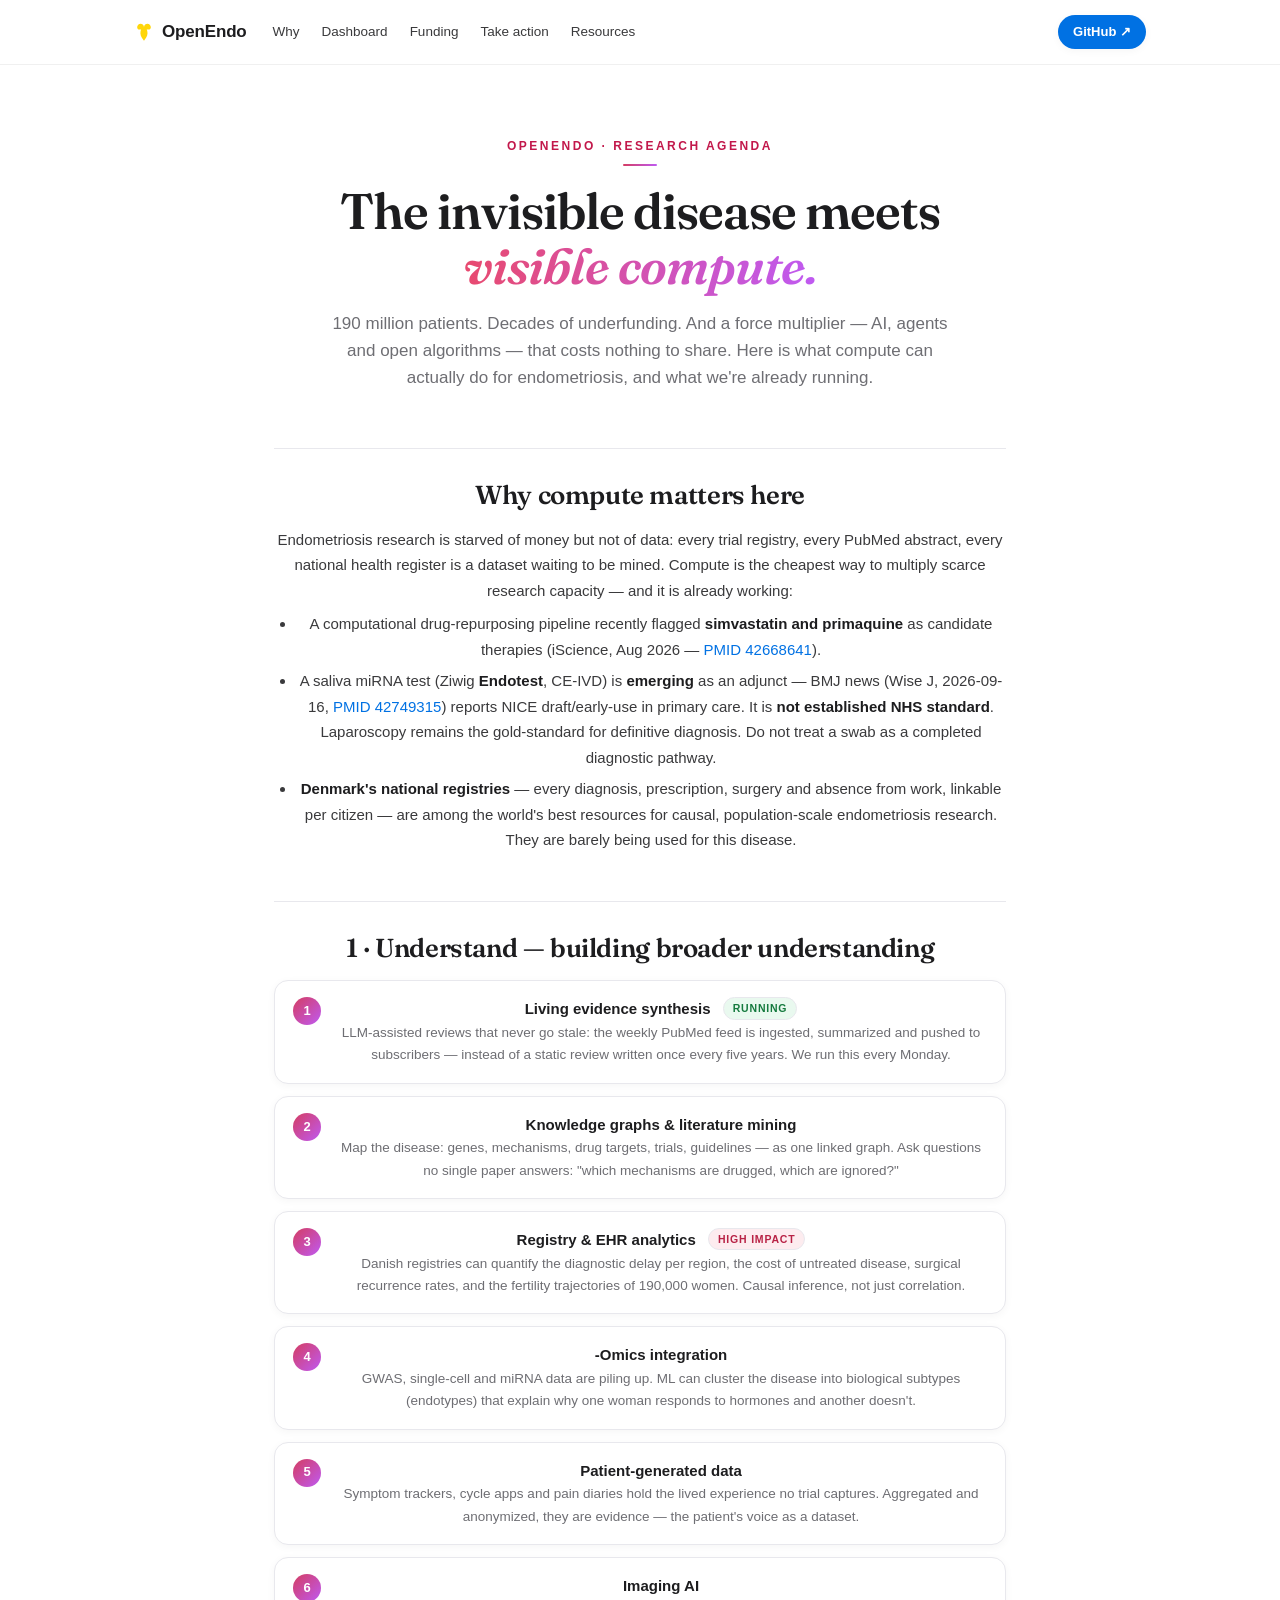
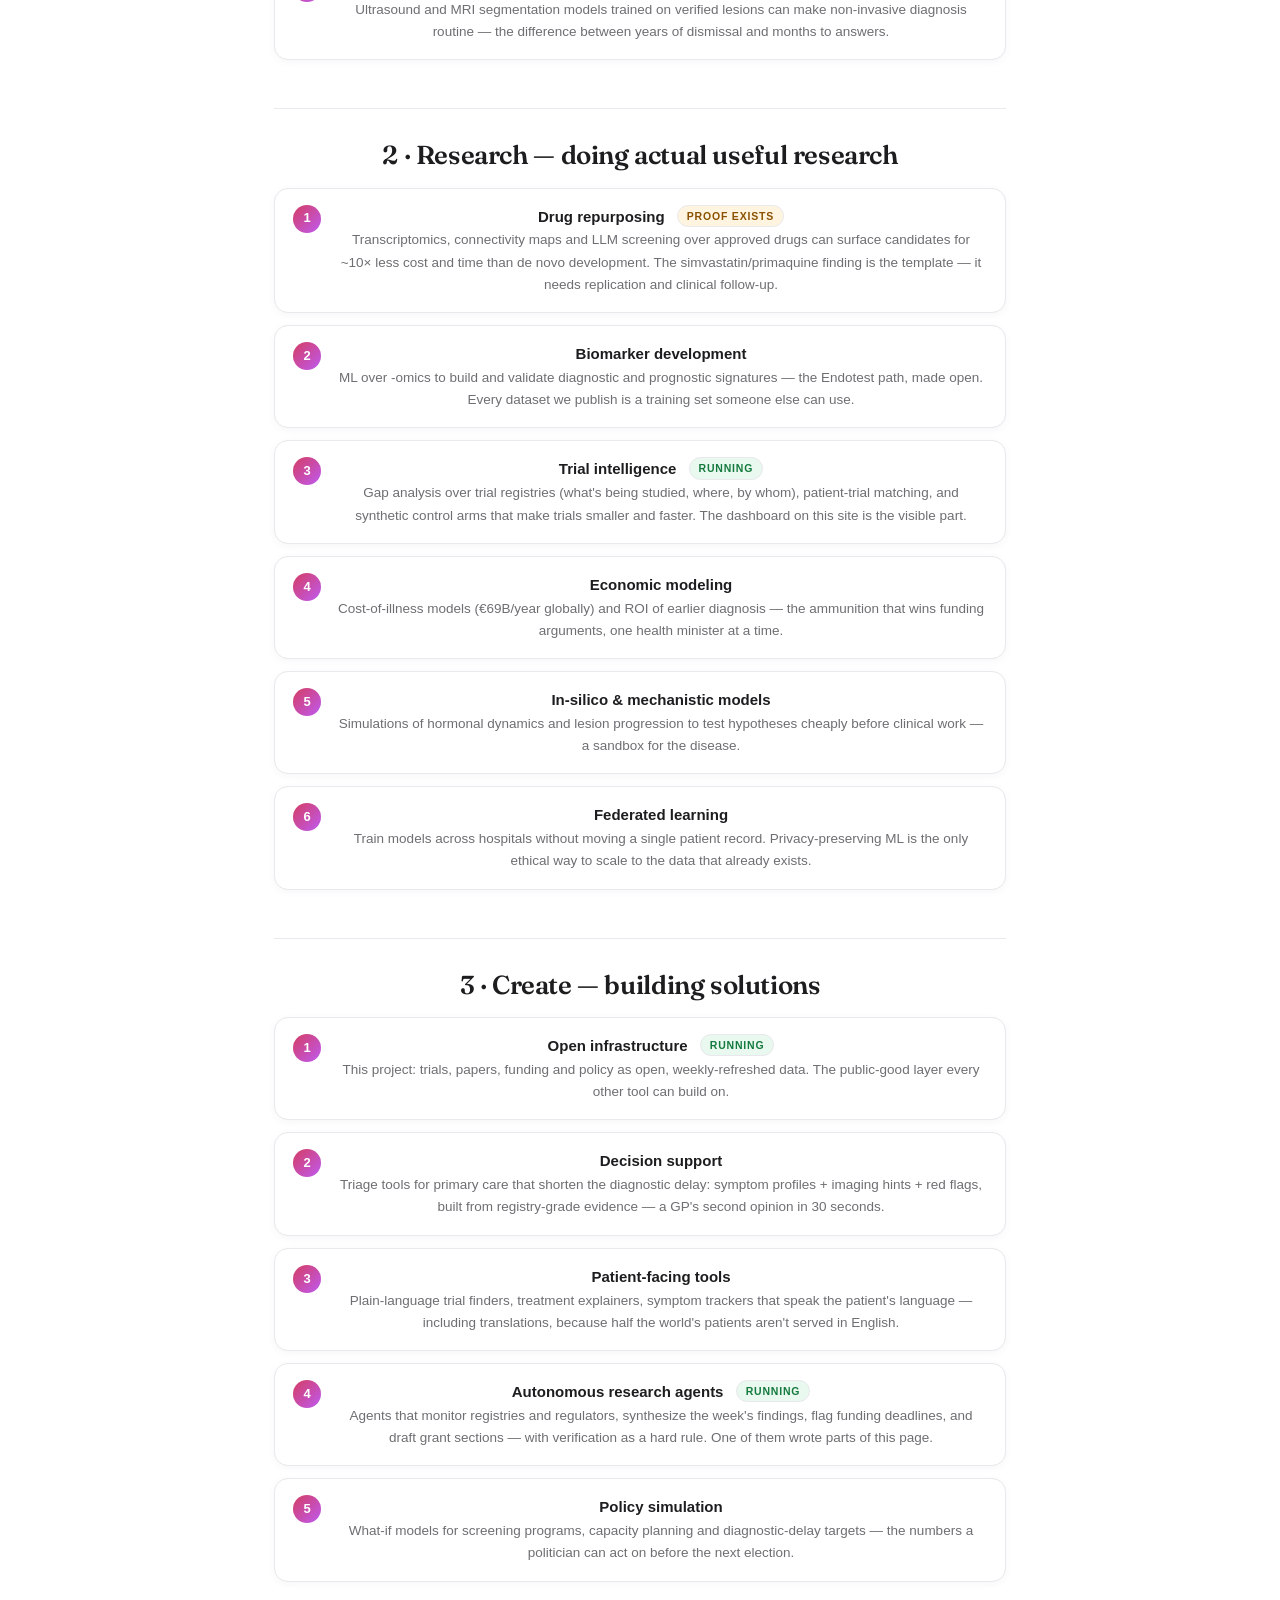
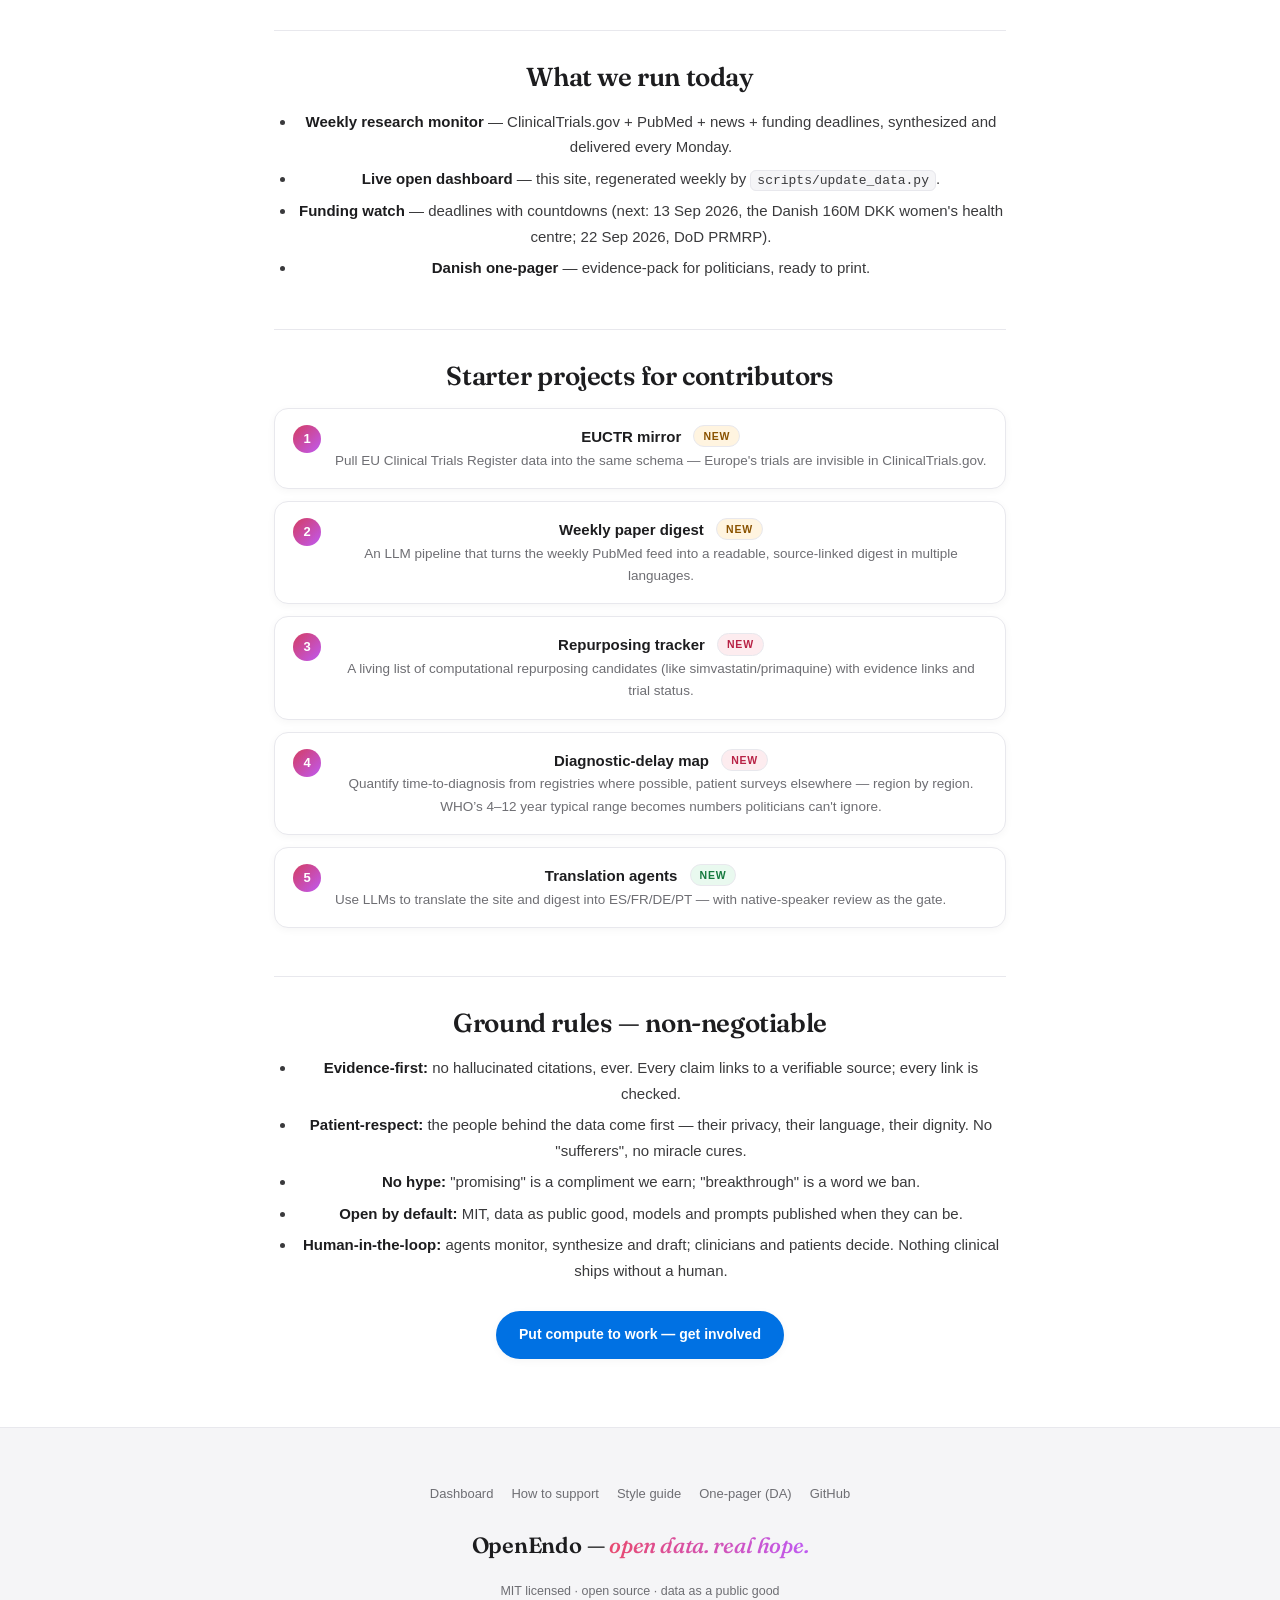
<file: docs/ai-agenda.html>
<!DOCTYPE html>
<html lang="en">
<head>
<meta charset="utf-8">
<meta name="viewport" content="width=device-width, initial-scale=1">
<title>AI & compute agenda — what agents, algorithms and compute can do for endometriosis</title>
<meta name="description" content="The computational research agenda for endometriosis: how AI agents, algorithms and open compute can build understanding, do real research and create solutions.">
<link rel="icon" href="data:image/svg+xml,<svg xmlns='http://www.w3.org/2000/svg' viewBox='0 0 24 24'><rect width='24' height='24' rx='5' fill='%231a1a2e'/><path d='M12 17.5c-.8-1.6-3-3.4-3-6.3 0-2 .7-3.6.7-3.6s-.7.3-1.4.3c-1.3 0-2.2-1-2.2-2.1C6.1 4 7.4 3 8.8 3c1.2 0 2.1.7 2.5 1.6.2.5.4 1.1.4 2 0-.9.2-1.5.4-2 .4-.9 1.3-1.6 2.5-1.6 1.4 0 2.7 1 2.7 2.8 0 1.1-.9 2.1-2.2 2.1-.7 0-1.4-.3-1.4-.3s.7 1.6.7 3.6c0 2.9-2.2 4.7-3 6.3z' fill='%23FFD60A'/></svg>">
<link rel="preconnect" href="https://fonts.googleapis.com">
<link rel="preconnect" href="https://fonts.gstatic.com" crossorigin>
<link href="https://fonts.googleapis.com/css2?family=Fraunces:ital,opsz,wght@0,9..144,500..700;1,9..144,500..700&display=swap" rel="stylesheet">
<link rel="stylesheet" href="style.css?v=6">
<link rel="canonical" href="https://openendo.org/ai-agenda.html">
<meta property="og:url" content="https://openendo.org/ai-agenda.html">
<meta property="og:site_name" content="OpenEndo">
<meta property="og:type" content="website">
<meta property="og:title" content="The OpenEndo AI &amp; compute agenda">
<meta property="og:description" content="How AI agents, algorithms and open compute can build understanding and do real endometriosis research.">
<meta property="og:image" content="https://openendo.org/assets/og-card.png">
<meta name="twitter:card" content="summary_large_image">
<meta name="twitter:title" content="The OpenEndo AI &amp; compute agenda">
<meta name="twitter:description" content="How AI agents, algorithms and open compute can accelerate endometriosis research.">
<meta name="twitter:image" content="https://openendo.org/assets/og-card.png">
</head>
<body>
<a class="skip-link" href="#main">Skip to content</a>

<header class="nav">
  <div class="nav-inner">
    <a class="brand" href="index.html">
      <svg viewBox="0 0 24 24" aria-hidden="true"><path d="M12 22.5c-1.1-2.2-4.3-4.7-4.3-8.8 0-2.7.9-5 .9-5s-.9.4-2 .4C4.8 9.1 3.8 7.6 3.8 6.2 3.8 3.9 5.7 2 8 2c1.7 0 2.9 1 3.5 2.3.3.7.5 1.5.5 2.7 0-1.2.2-2 .5-2.7C13.1 3 14.3 2 16 2c2.3 0 4.2 1.9 4.2 4.2 0 1.4-1 2.9-2.9 2.9-1.1 0-2-.4-2-.4s.9 2.3.9 5c0 4.1-3.2 6.6-4.2 8.8z" fill="#FFD60A"/></svg>
      OpenEndo
    </a>
    <nav class="nav-links">
      <a href="index.html#why">Why</a>
      <a href="index.html#dashboard">Dashboard</a>
      <a href="index.html#funding">Funding</a>
      <a href="index.html#action">Take action</a>
      <a href="index.html#resources">Resources</a>
    </nav>
    <div class="nav-actions">
      <a class="btn btn-blue btn-sm" href="https://github.com/wckdboy/openendo" target="_blank" rel="noopener">GitHub ↗</a>
        <button id="nav-toggle" class="nav-toggle" aria-expanded="false" aria-controls="mobile-nav" aria-label="Menu">
      <svg class="icon-menu" viewBox="0 0 24 24" fill="none" stroke="currentColor" stroke-width="2" stroke-linecap="round" aria-hidden="true"><path d="M4 7h16M4 12h16M4 17h16"/></svg>
      <svg class="icon-close" viewBox="0 0 24 24" fill="none" stroke="currentColor" stroke-width="2" stroke-linecap="round" aria-hidden="true"><path d="M6 6l12 12M18 6L6 18"/></svg>
    </button>
</div>
  </div>

<nav id="mobile-nav" class="mobile-nav" aria-label="Mobile navigation"></nav>
</header>

<main id="main" tabindex="-1"
  <div class="subpage-hero">
    <p class="eyebrow">OpenEndo · Research agenda</p>
    <h1>The invisible disease meets<br><em style="font-style:italic;background:linear-gradient(90deg,#e84a6f,#bf5af2);-webkit-background-clip:text;background-clip:text;-webkit-text-fill-color:transparent">visible compute.</em></h1>
    <p class="sub">190 million patients. Decades of underfunding. And a force multiplier — AI, agents and open algorithms — that costs nothing to share. Here is what compute can actually do for endometriosis, and what we're already running.</p>
  </div>

  <div class="prose">

    <h2>Why compute matters here</h2>
    <p>Endometriosis research is starved of money but not of data: every trial registry, every PubMed abstract, every national health register is a dataset waiting to be mined. Compute is the cheapest way to multiply scarce research capacity — and it is already working:</p>
    <ul>
      <li>A computational drug-repurposing pipeline recently flagged <strong>simvastatin and primaquine</strong> as candidate therapies (iScience, Aug 2026 — <a href="https://pubmed.ncbi.nlm.nih.gov/42668641/" target="_blank" rel="noopener">PMID 42668641</a>).</li>
      <li>A saliva miRNA test (Ziwig <strong>Endotest</strong>, CE-IVD) is <strong>emerging</strong> as an adjunct — BMJ news (Wise J, 2026-09-16, <a href="https://pubmed.ncbi.nlm.nih.gov/42749315/" target="_blank" rel="noopener">PMID 42749315</a>) reports NICE draft/early-use in primary care. It is <strong>not established NHS standard</strong>. Laparoscopy remains the gold-standard for definitive diagnosis. Do not treat a swab as a completed diagnostic pathway.</li>
      <li><strong>Denmark's national registries</strong> — every diagnosis, prescription, surgery and absence from work, linkable per citizen — are among the world's best resources for causal, population-scale endometriosis research. They are barely being used for this disease.</li>
    </ul>

    <h2>1 · Understand — building broader understanding</h2>
    <div class="steps">
      <div class="step"><div class="n">1</div><div><h4>Living evidence synthesis <span class="effort easy">running</span></h4><p>LLM-assisted reviews that never go stale: the weekly PubMed feed is ingested, summarized and pushed to subscribers — instead of a static review written once every five years. We run this every Monday.</p></div></div>
      <div class="step"><div class="n">2</div><div><h4>Knowledge graphs &amp; literature mining</h4><p>Map the disease: genes, mechanisms, drug targets, trials, guidelines — as one linked graph. Ask questions no single paper answers: "which mechanisms are drugged, which are ignored?"</p></div></div>
      <div class="step"><div class="n">3</div><div><h4>Registry &amp; EHR analytics <span class="effort hard">high impact</span></h4><p>Danish registries can quantify the diagnostic delay per region, the cost of untreated disease, surgical recurrence rates, and the fertility trajectories of 190,000 women. Causal inference, not just correlation.</p></div></div>
      <div class="step"><div class="n">4</div><div><h4>-Omics integration</h4><p>GWAS, single-cell and miRNA data are piling up. ML can cluster the disease into biological subtypes (endotypes) that explain why one woman responds to hormones and another doesn't.</p></div></div>
      <div class="step"><div class="n">5</div><div><h4>Patient-generated data</h4><p>Symptom trackers, cycle apps and pain diaries hold the lived experience no trial captures. Aggregated and anonymized, they are evidence — the patient's voice as a dataset.</p></div></div>
      <div class="step"><div class="n">6</div><div><h4>Imaging AI</h4><p>Ultrasound and MRI segmentation models trained on verified lesions can make non-invasive diagnosis routine — the difference between years of dismissal and months to answers.</p></div></div>
    </div>

    <h2>2 · Research — doing actual useful research</h2>
    <div class="steps">
      <div class="step"><div class="n">1</div><div><h4>Drug repurposing <span class="effort medium">proof exists</span></h4><p>Transcriptomics, connectivity maps and LLM screening over approved drugs can surface candidates for ~10× less cost and time than de novo development. The simvastatin/primaquine finding is the template — it needs replication and clinical follow-up.</p></div></div>
      <div class="step"><div class="n">2</div><div><h4>Biomarker development</h4><p>ML over -omics to build and validate diagnostic and prognostic signatures — the Endotest path, made open. Every dataset we publish is a training set someone else can use.</p></div></div>
      <div class="step"><div class="n">3</div><div><h4>Trial intelligence <span class="effort easy">running</span></h4><p>Gap analysis over trial registries (what's being studied, where, by whom), patient-trial matching, and synthetic control arms that make trials smaller and faster. The dashboard on this site is the visible part.</p></div></div>
      <div class="step"><div class="n">4</div><div><h4>Economic modeling</h4><p>Cost-of-illness models (€69B/year globally) and ROI of earlier diagnosis — the ammunition that wins funding arguments, one health minister at a time.</p></div></div>
      <div class="step"><div class="n">5</div><div><h4>In-silico &amp; mechanistic models</h4><p>Simulations of hormonal dynamics and lesion progression to test hypotheses cheaply before clinical work — a sandbox for the disease.</p></div></div>
      <div class="step"><div class="n">6</div><div><h4>Federated learning</h4><p>Train models across hospitals without moving a single patient record. Privacy-preserving ML is the only ethical way to scale to the data that already exists.</p></div></div>
    </div>

    <h2>3 · Create — building solutions</h2>
    <div class="steps">
      <div class="step"><div class="n">1</div><div><h4>Open infrastructure <span class="effort easy">running</span></h4><p>This project: trials, papers, funding and policy as open, weekly-refreshed data. The public-good layer every other tool can build on.</p></div></div>
      <div class="step"><div class="n">2</div><div><h4>Decision support</h4><p>Triage tools for primary care that shorten the diagnostic delay: symptom profiles + imaging hints + red flags, built from registry-grade evidence — a GP's second opinion in 30 seconds.</p></div></div>
      <div class="step"><div class="n">3</div><div><h4>Patient-facing tools</h4><p>Plain-language trial finders, treatment explainers, symptom trackers that speak the patient's language — including translations, because half the world's patients aren't served in English.</p></div></div>
      <div class="step"><div class="n">4</div><div><h4>Autonomous research agents <span class="effort easy">running</span></h4><p>Agents that monitor registries and regulators, synthesize the week's findings, flag funding deadlines, and draft grant sections — with verification as a hard rule. One of them wrote parts of this page.</p></div></div>
      <div class="step"><div class="n">5</div><div><h4>Policy simulation</h4><p>What-if models for screening programs, capacity planning and diagnostic-delay targets — the numbers a politician can act on before the next election.</p></div></div>
    </div>

    <h2>What we run today</h2>
    <ul>
      <li><strong>Weekly research monitor</strong> — ClinicalTrials.gov + PubMed + news + funding deadlines, synthesized and delivered every Monday.</li>
      <li><strong>Live open dashboard</strong> — this site, regenerated weekly by <code>scripts/update_data.py</code>.</li>
      <li><strong>Funding watch</strong> — deadlines with countdowns (next: 13 Sep 2026, the Danish 160M DKK women's health centre; 22 Sep 2026, DoD PRMRP).</li>
      <li><strong>Danish one-pager</strong> — evidence-pack for politicians, ready to print.</li>
    </ul>

    <h2>Starter projects for contributors</h2>
    <div class="steps">
      <div class="step"><div class="n">1</div><div><h4>EUCTR mirror <span class="effort medium">new</span></h4><p>Pull EU Clinical Trials Register data into the same schema — Europe's trials are invisible in ClinicalTrials.gov.</p></div></div>
      <div class="step"><div class="n">2</div><div><h4>Weekly paper digest <span class="effort medium">new</span></h4><p>An LLM pipeline that turns the weekly PubMed feed into a readable, source-linked digest in multiple languages.</p></div></div>
      <div class="step"><div class="n">3</div><div><h4>Repurposing tracker <span class="effort hard">new</span></h4><p>A living list of computational repurposing candidates (like simvastatin/primaquine) with evidence links and trial status.</p></div></div>
      <div class="step"><div class="n">4</div><div><h4>Diagnostic-delay map <span class="effort hard">new</span></h4><p>Quantify time-to-diagnosis from registries where possible, patient surveys elsewhere — region by region. WHO’s 4–12 year typical range becomes numbers politicians can't ignore.</p></div></div>
      <div class="step"><div class="n">5</div><div><h4>Translation agents <span class="effort easy">new</span></h4><p>Use LLMs to translate the site and digest into ES/FR/DE/PT — with native-speaker review as the gate.</p></div></div>
    </div>

    <h2>Ground rules — non-negotiable</h2>
    <ul>
      <li><strong>Evidence-first:</strong> no hallucinated citations, ever. Every claim links to a verifiable source; every link is checked.</li>
      <li><strong>Patient-respect:</strong> the people behind the data come first — their privacy, their language, their dignity. No "sufferers", no miracle cures.</li>
      <li><strong>No hype:</strong> "promising" is a compliment we earn; "breakthrough" is a word we ban.</li>
      <li><strong>Open by default:</strong> MIT, data as public good, models and prompts published when they can be.</li>
      <li><strong>Human-in-the-loop:</strong> agents monitor, synthesize and draft; clinicians and patients decide. Nothing clinical ships without a human.</li>
    </ul>

    <p style="margin-top:28px"><a class="btn btn-blue" href="support.html">Put compute to work — get involved</a></p>

  </div>
</main>

<footer>
  <div class="footer-inner">
    <div class="footer-links">
      <a href="index.html">Dashboard</a>
      <a href="support.html">How to support</a>
      <a href="styleguide.html">Style guide</a>
      <a href="one-pager-dk.html">One-pager (DA)</a>
      <a href="https://github.com/wckdboy/openendo" target="_blank" rel="noopener">GitHub</a>
    </div>
    <p class="wordmark">OpenEndo — <em style="font-style:italic;background:linear-gradient(90deg,#e84a6f,#bf5af2);-webkit-background-clip:text;background-clip:text;-webkit-text-fill-color:transparent">open data. real hope.</em></p>
    <p class="built">MIT licensed · open source · data as a public good</p>
  </div>
</footer>

<script src="nav.js?v=1"></script>
</body>
</html>
</file>
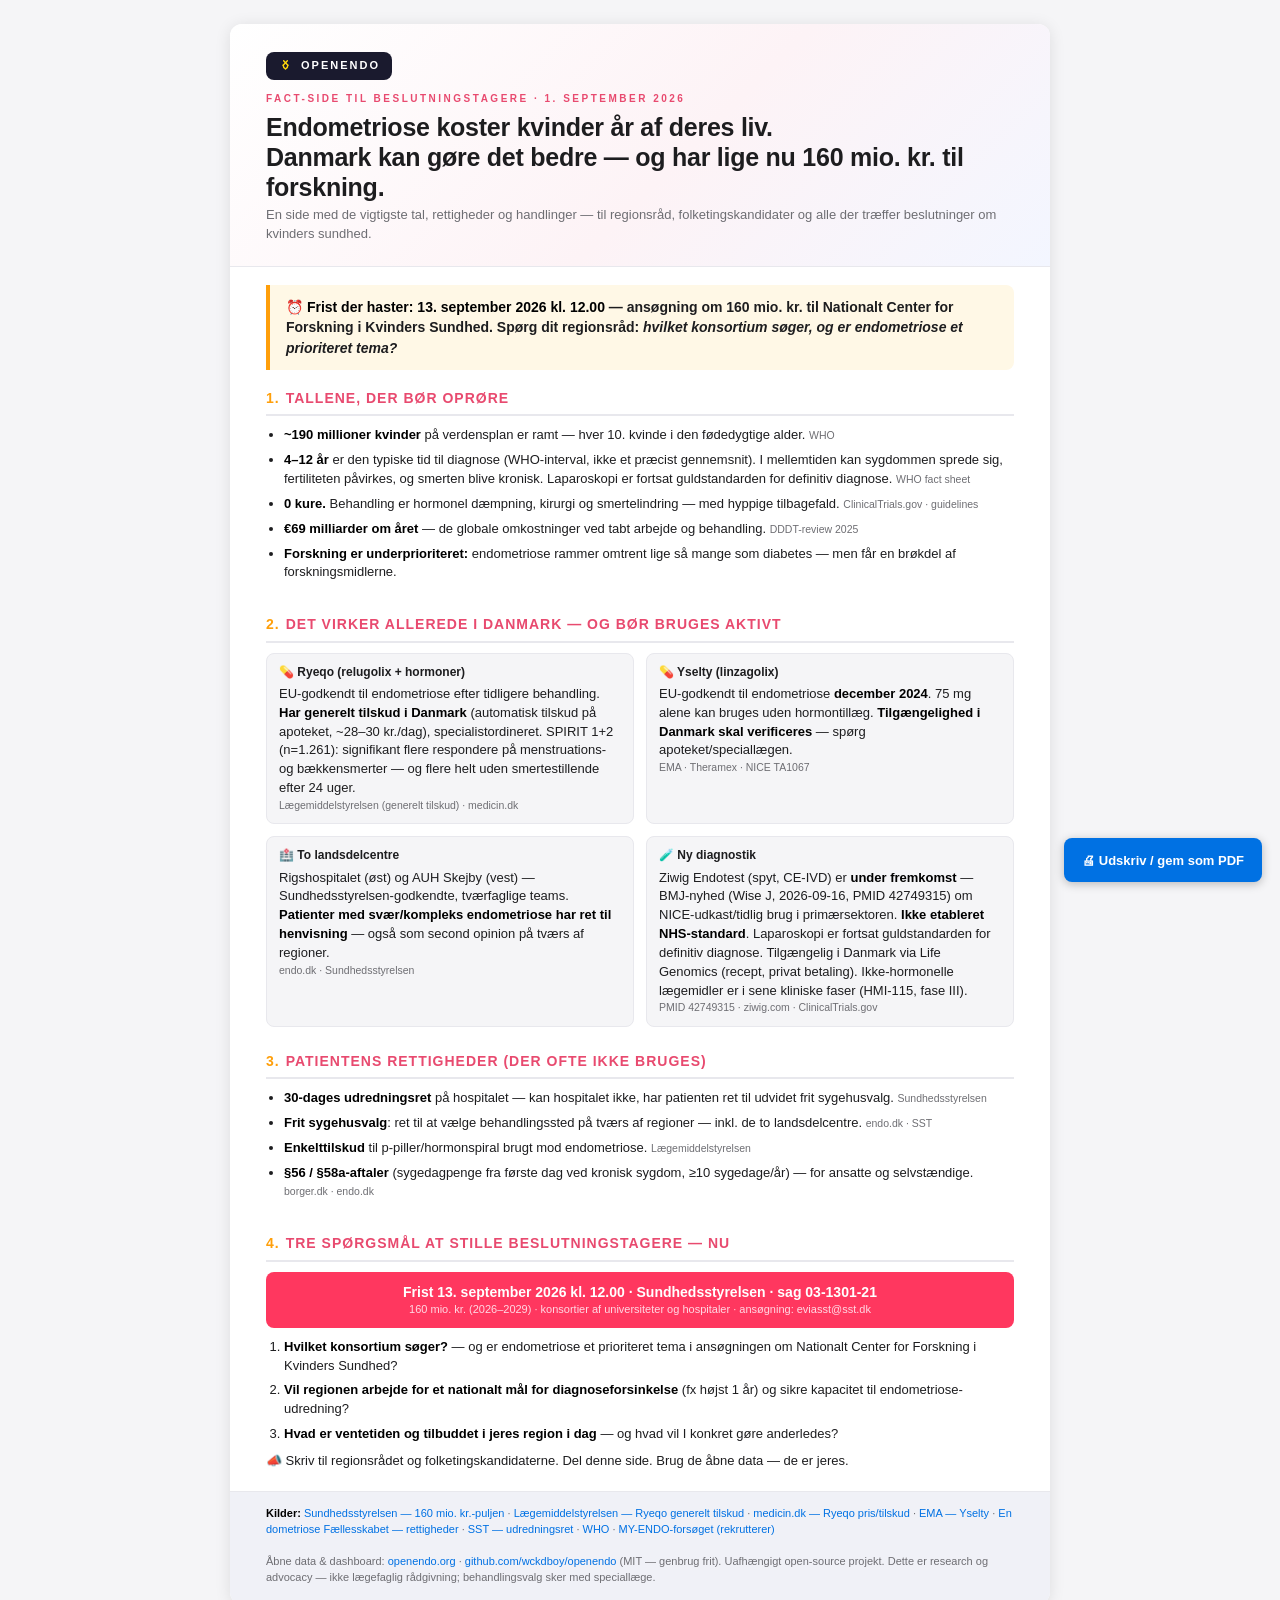
<file: docs/one-pager-dk.html>
<!DOCTYPE html>
<html lang="da">
<head>
<meta charset="utf-8">
<meta name="viewport" content="width=device-width, initial-scale=1">
<title>Endometriose — fact-side til beslutningstagere · OpenEndo</title>
<meta name="description" content="Endometriose koster kvinder år af deres liv. 190 mio. ramte, typisk 4–12 års tid til diagnose (WHO), ingen kur — og 160 mio. kr. i dansk forskning med frist 13. september 2026.">
<script type="application/ld+json">
{"@context":"https://schema.org","@type":"Article","name":"Endometriose — fact-side til beslutningstagere","about":"Endometriosis","inLanguage":"da"}
</script>
<style>
  :root{--gold:#ff9f0a;--crimson:#e84a6f;--ink:#1d1d1f;--muted:#6e6e73;--blue:#0071e3;--bg:#f5f5f7;--line:#e8e8ed}
  *{box-sizing:border-box;margin:0;padding:0}
  body{font-family:-apple-system,BlinkMacSystemFont,'SF Pro Display','Segoe UI',Roboto,Helvetica,Arial,sans-serif;background:var(--bg);color:var(--ink);line-height:1.45;font-size:13px;-webkit-font-smoothing:antialiased}
  .page{max-width:820px;margin:24px auto;background:#fff;border-radius:12px;box-shadow:0 2px 16px rgba(0,0,0,.10);overflow:hidden}
  header{background:linear-gradient(135deg,#ffffff 0%,#fdf3f6 55%,#f3f6ff 100%);color:var(--ink);padding:28px 36px 22px;border-bottom:1px solid var(--line)}
  .kicker{font-size:10px;letter-spacing:2.5px;font-weight:700;text-transform:uppercase;color:var(--crimson)}
  .onepager-brand{display:inline-flex;align-items:center;gap:8px;background:#1a1a2e;color:#fff;border-radius:8px;padding:6px 12px;font-weight:800;letter-spacing:2px;text-transform:uppercase;font-size:11px;margin-bottom:12px}
  h1{font-size:25px;font-weight:800;margin:6px 0 4px;line-height:1.2;letter-spacing:-.01em}
  .sub{font-size:13px;color:var(--muted)}
  .tagline{background:#fff8e6;border-left:4px solid var(--gold);padding:12px 16px;margin:18px 36px 0;font-size:14px;font-weight:600;border-radius:0 8px 8px 0}
  section{padding:18px 36px 6px}
  h2{font-size:14px;font-weight:800;text-transform:uppercase;letter-spacing:1px;color:var(--crimson);border-bottom:2px solid var(--line);padding-bottom:6px;margin-bottom:10px}
  h2 .num{color:var(--gold);margin-right:6px}
  ul{margin:0 0 8px 18px}
  li{margin-bottom:6px}
  b{color:#000}
  .src{font-size:10.5px;color:var(--muted)}
  .grid2{display:grid;grid-template-columns:1fr 1fr;gap:12px}
  .box{background:var(--bg);border:1px solid var(--line);border-radius:8px;padding:10px 12px}
  .box h3{font-size:12px;margin-bottom:4px}
  .deadline{background:#ff375f;color:#fff;border-radius:8px;padding:10px 14px;font-weight:700;text-align:center;font-size:14px;margin:4px 0 10px}
  .deadline small{display:block;font-weight:400;font-size:11px;color:#ffd9e4}
  a{color:var(--blue);text-decoration:none;word-break:break-all}
  a:hover{text-decoration:underline}
  footer{background:#f0f1f7;border-top:1px solid var(--line);padding:14px 36px 18px;font-size:11px;color:var(--muted);margin-top:14px}
  .printbtn{position:fixed;right:18px;bottom:18px;background:var(--blue);color:#fff;border:none;border-radius:8px;padding:10px 18px;font-size:13px;font-weight:700;cursor:pointer;box-shadow:0 2px 10px rgba(0,0,0,.25);min-height:44px;min-width:44px;display:inline-flex;align-items:center;justify-content:center}
  .printbtn:hover{background:#0077ed}
  .skip-link{position:absolute;left:-9999px;top:0;z-index:100;background:var(--blue);color:#fff;padding:10px 18px;border-radius:0 0 10px 0;font-weight:600;font-size:14px}
  .skip-link:focus{left:0}
  @media print{
    body{background:#fff;font-size:11px}
    .page{max-width:100%;margin:0;box-shadow:none;border-radius:0}
    .printbtn{display:none}
    header{padding:14px 24px 10px;-webkit-print-color-adjust:exact;print-color-adjust:exact}
    section{padding:8px 24px 2px}
    .tagline{margin:10px 24px 0;-webkit-print-color-adjust:exact;print-color-adjust:exact}
    footer{padding:8px 24px}
    .deadline{-webkit-print-color-adjust:exact;print-color-adjust:exact}
    h2{page-break-after:avoid}
    .box,li{page-break-inside:avoid}
  }
</style>
<link rel="canonical" href="https://openendo.org/one-pager-dk.html">
<meta property="og:url" content="https://openendo.org/one-pager-dk.html">
<meta property="og:site_name" content="OpenEndo">
<meta property="og:type" content="website">
<meta property="og:locale" content="da_DK">
<meta property="og:title" content="Endometriose: sagen for handling — faktaark (DA)">
<meta property="og:description" content="190 mio. ramte, typisk 4–12 års tid til diagnose (WHO), ingen kur — og forskningsmidler langt under sygdomsbyrden. Tre krav med kilder.">
<meta property="og:image" content="https://openendo.org/assets/og-card.png">
<meta name="twitter:card" content="summary_large_image">
<meta name="twitter:title" content="Endometriose: sagen for handling — faktaark (DA)">
<meta name="twitter:description" content="Endometriose koster kvinder år af deres liv. Fakta og tre krav til beslutningstagere.">
<meta name="twitter:image" content="https://openendo.org/assets/og-card.png">
</head>
<body>
<a class="skip-link" href="#main">Skip to content</a>
<button class="printbtn" onclick="window.print()">🖨 Udskriv / gem som PDF</button>
<main id="main" tabindex="-1">
<div class="page">

<header>
  <div class="onepager-brand"><svg viewBox="0 0 32 32" width="15" height="15" aria-hidden="true"><g stroke="#FFD60A" stroke-width="3" stroke-linecap="round" fill="none"><path d="M11 15.5 C11 18.5 12.5 21 16 23.5 C19.5 21 21 18.5 21 15.5"/><path d="M11 15.5 L20 6"/><path d="M21 15.5 L12 6"/></g></svg>OpenEndo</div>
  <div class="kicker">Fact-side til beslutningstagere · 1. september 2026</div>
  <h1>Endometriose koster kvinder år af deres liv.<br>Danmark kan gøre det bedre — og har lige nu 160 mio. kr. til forskning.</h1>
  <div class="sub">En side med de vigtigste tal, rettigheder og handlinger — til regionsråd, folketingskandidater og alle der træffer beslutninger om kvinders sundhed.</div>
</header>

<div class="tagline">⏰ <b>Frist der haster: 13. september 2026 kl. 12.00</b> — ansøgning om 160 mio. kr. til Nationalt Center for Forskning i Kvinders Sundhed. Spørg dit regionsråd: <i>hvilket konsortium søger, og er endometriose et prioriteret tema?</i></div>

<section>
  <h2><span class="num">1.</span>Tallene, der bør oprøre</h2>
  <ul>
    <li><b>~190 millioner kvinder</b> på verdensplan er ramt — hver 10. kvinde i den fødedygtige alder. <span class="src">WHO</span></li>
    <li><b>4–12 år</b> er den typiske tid til diagnose (WHO-interval, ikke et præcist gennemsnit). I mellemtiden kan sygdommen sprede sig, fertiliteten påvirkes, og smerten blive kronisk. Laparoskopi er fortsat guldstandarden for definitiv diagnose. <span class="src">WHO fact sheet</span></li>
    <li><b>0 kure.</b> Behandling er hormonel dæmpning, kirurgi og smertelindring — med hyppige tilbagefald. <span class="src">ClinicalTrials.gov · guidelines</span></li>
    <li><b>€69 milliarder om året</b> — de globale omkostninger ved tabt arbejde og behandling. <span class="src">DDDT-review 2025</span></li>
    <li><b>Forskning er underprioriteret:</b> endometriose rammer omtrent lige så mange som diabetes — men får en brøkdel af forskningsmidlerne.</li>
  </ul>
</section>

<section>
  <h2><span class="num">2.</span>Det virker allerede i Danmark — og bør bruges aktivt</h2>
  <div class="grid2">
    <div class="box">
      <h3>💊 Ryeqo (relugolix + hormoner)</h3>
      <p>EU-godkendt til endometriose efter tidligere behandling. <b>Har generelt tilskud i Danmark</b> (automatisk tilskud på apoteket, ~28–30 kr./dag), specialistordineret. SPIRIT 1+2 (n=1.261): signifikant flere respondere på menstruations- og bækkensmerter — og flere helt uden smertestillende efter 24 uger.</p>
      <p class="src">Lægemiddelstyrelsen (generelt tilskud) · medicin.dk</p>
    </div>
    <div class="box">
      <h3>💊 Yselty (linzagolix)</h3>
      <p>EU-godkendt til endometriose <b>december 2024</b>. 75 mg alene kan bruges uden hormontillæg. <b>Tilgængelighed i Danmark skal verificeres</b> — spørg apoteket/speciallægen.</p>
      <p class="src">EMA · Theramex · NICE TA1067</p>
    </div>
    <div class="box">
      <h3>🏥 To landsdelcentre</h3>
      <p>Rigshospitalet (øst) og AUH Skejby (vest) — Sundhedsstyrelsen-godkendte, tværfaglige teams. <b>Patienter med svær/kompleks endometriose har ret til henvisning</b> — også som second opinion på tværs af regioner.</p>
      <p class="src">endo.dk · Sundhedsstyrelsen</p>
    </div>
    <div class="box">
      <h3>🧪 Ny diagnostik</h3>
      <p>Ziwig Endotest (spyt, CE-IVD) er <b>under fremkomst</b> — BMJ-nyhed (Wise J, 2026-09-16, PMID 42749315) om NICE-udkast/tidlig brug i primærsektoren. <b>Ikke etableret NHS-standard</b>. Laparoskopi er fortsat guldstandarden for definitiv diagnose. Tilgængelig i Danmark via Life Genomics (recept, privat betaling). Ikke-hormonelle lægemidler er i sene kliniske faser (HMI-115, fase III).</p>
      <p class="src">PMID 42749315 · ziwig.com · ClinicalTrials.gov</p>
    </div>
  </div>
</section>

<section>
  <h2><span class="num">3.</span>Patientens rettigheder (der ofte ikke bruges)</h2>
  <ul>
    <li><b>30-dages udredningsret</b> på hospitalet — kan hospitalet ikke, har patienten ret til udvidet frit sygehusvalg. <span class="src">Sundhedsstyrelsen</span></li>
    <li><b>Frit sygehusvalg</b>: ret til at vælge behandlingssted på tværs af regioner — inkl. de to landsdelcentre. <span class="src">endo.dk · SST</span></li>
    <li><b>Enkelttilskud</b> til p-piller/hormonspiral brugt mod endometriose. <span class="src">Lægemiddelstyrelsen</span></li>
    <li><b>§56 / §58a-aftaler</b> (sygedagpenge fra første dag ved kronisk sygdom, ≥10 sygedage/år) — for ansatte og selvstændige. <span class="src">borger.dk · endo.dk</span></li>
  </ul>
</section>

<section>
  <h2><span class="num">4.</span>Tre spørgsmål at stille beslutningstagere — nu</h2>
  <div class="deadline">Frist 13. september 2026 kl. 12.00 · Sundhedsstyrelsen · sag 03-1301-21<small>160 mio. kr. (2026–2029) · konsortier af universiteter og hospitaler · ansøgning: eviasst@sst.dk</small></div>
  <ol style="margin-left:18px">
    <li><b>Hvilket konsortium søger?</b> — og er endometriose et prioriteret tema i ansøgningen om Nationalt Center for Forskning i Kvinders Sundhed?</li>
    <li><b>Vil regionen arbejde for et nationalt mål for diagnoseforsinkelse</b> (fx højst 1 år) og sikre kapacitet til endometriose-udredning?</li>
    <li><b>Hvad er ventetiden og tilbuddet i jeres region i dag</b> — og hvad vil I konkret gøre anderledes?</li>
  </ol>
  <p style="margin-top:8px">📣 Skriv til regionsrådet og folketingskandidaterne. Del denne side. Brug de åbne data — de er jeres.</p>
</section>

<footer>
  <b>Kilder:</b> <a href="https://www.sst.dk/puljer/nationalt-center-for-forskning-i-kvinders-sundhed">Sundhedsstyrelsen — 160 mio. kr.-puljen</a> · <a href="https://laegemiddelstyrelsen.dk/da/nyheder/2024/ryeqo-bevarer-generelt-tilskud/">Lægemiddelstyrelsen — Ryeqo generelt tilskud</a> · <a href="https://medicin.dk/Medicin/Praeparater/9905">medicin.dk — Ryeqo pris/tilskud</a> · <a href="https://www.ema.europa.eu/en/medicines/human/EPAR/yselty">EMA — Yselty</a> · <a href="https://www.endo.dk/mere-viden/rettigheder/patient-rettigheder/">Endometriose Fællesskabet — rettigheder</a> · <a href="https://www.sst.dk/vidensbase/henvisning-til-hospitalet-og-patientrettigheder/patientrettigheder-og-henvisning/ret-til-hurtig-udredning-og-behandling">SST — udredningsret</a> · <a href="https://www.who.int/news-room/fact-sheets/detail/endometriosis">WHO</a> · <a href="https://clinicaltrials.gov/study/NCT06211231">MY-ENDO-forsøget (rekrutterer)</a><br><br>
  Åbne data &amp; dashboard: <a href="https://openendo.org/">openendo.org</a> · <a href="https://github.com/wckdboy/openendo">github.com/wckdboy/openendo</a> (MIT — genbrug frit). Uafhængigt open-source projekt. Dette er research og advocacy — ikke lægefaglig rådgivning; behandlingsvalg sker med speciallæge.
</footer>

</div>
</main>
</body>
</html>
</file>
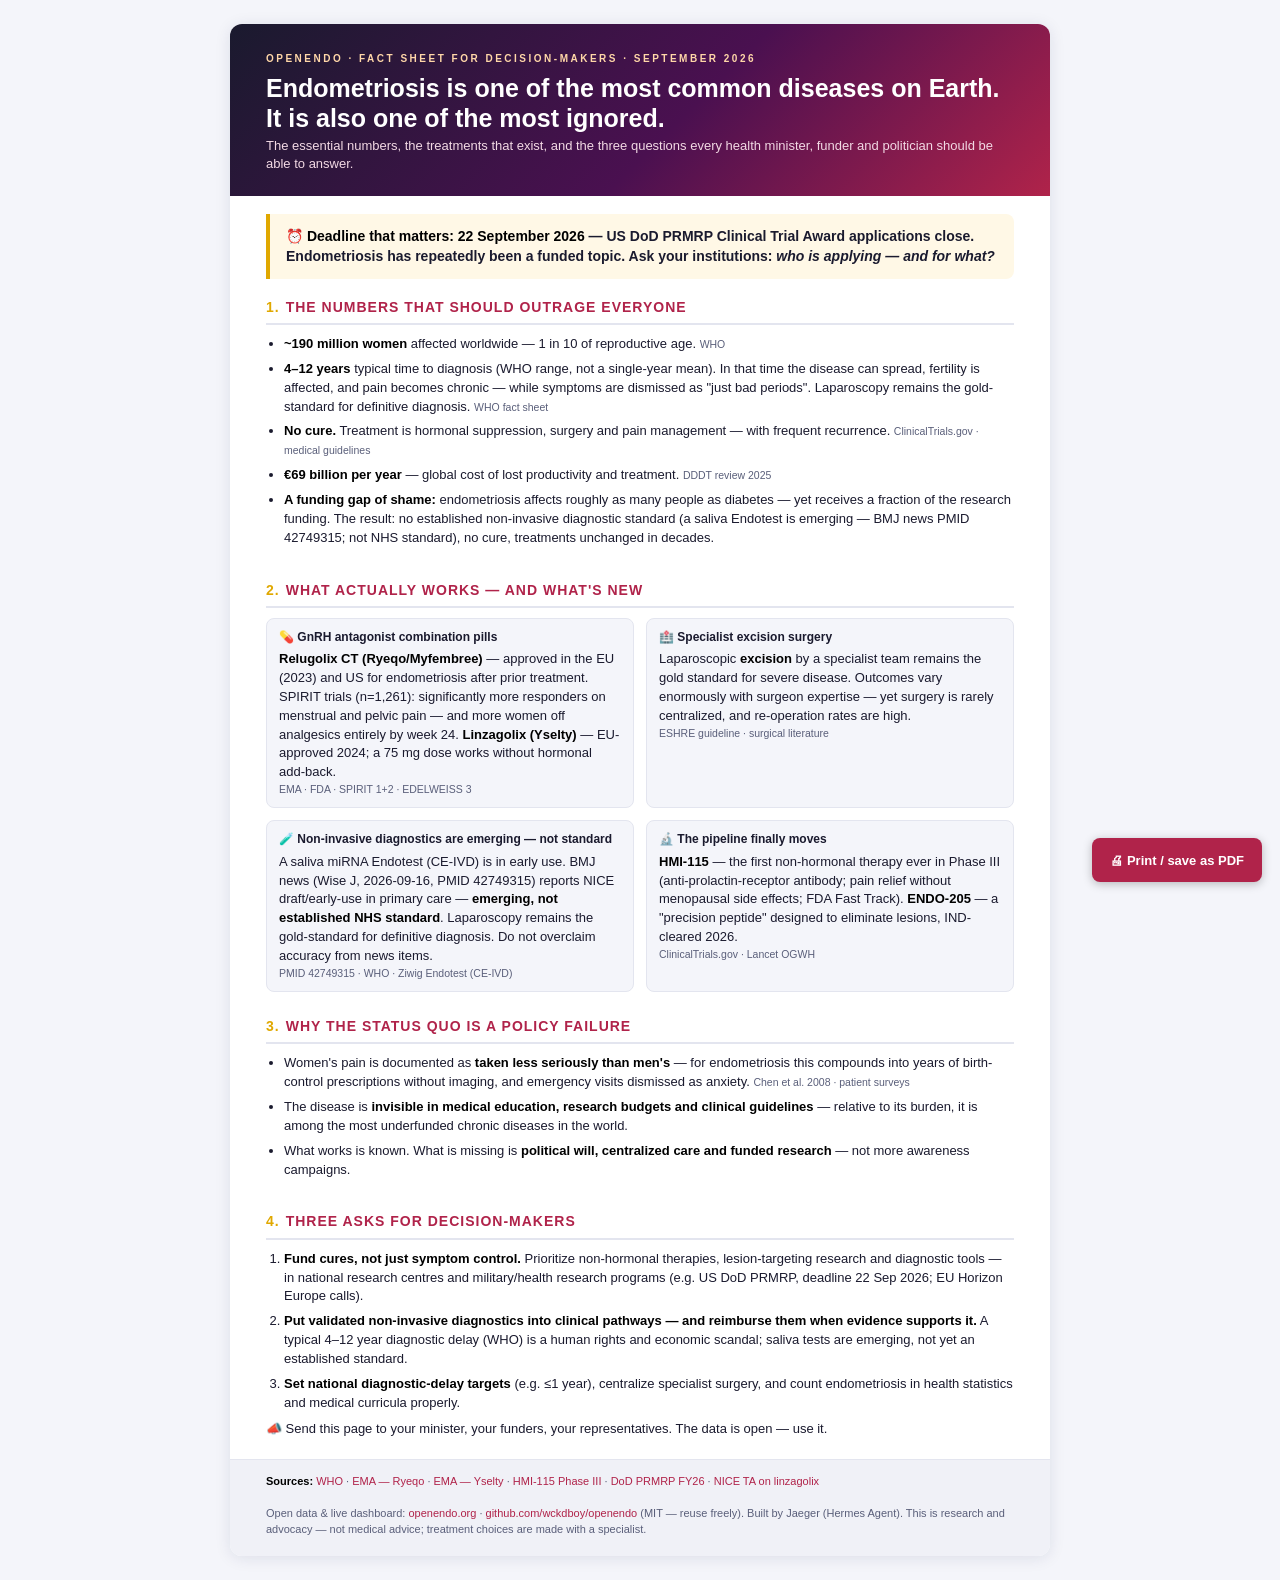
<file: docs/one-pager-en.html>
<!DOCTYPE html>
<html lang="en">
<head>
<meta charset="utf-8">
<meta name="viewport" content="width=device-width, initial-scale=1">
<title>Endometriosis — fact sheet for decision-makers · OpenEndo</title>
<meta name="description" content="Endometriosis affects 190 million women. Typical time to diagnosis 4–12 years (WHO). No cure — and research funding is a fraction of the burden. What decision-makers can do, with deadlines that matter.">
<script type="application/ld+json">
{"@context":"https://schema.org","@type":"Article","name":"Endometriosis — fact sheet for decision-makers","about":"Endometriosis","inLanguage":"en"}
</script>
<style>
  :root{--gold:#e0a800;--crimson:#b0234a;--ink:#1a1a2e;--muted:#5a5f7a;--bg:#f4f5fa;--line:#e3e5ef}
  *{box-sizing:border-box;margin:0;padding:0}
  body{font-family:-apple-system,BlinkMacSystemFont,'Segoe UI',Roboto,Arial,sans-serif;background:var(--bg);color:var(--ink);line-height:1.45;font-size:13px}
  .page{max-width:820px;margin:24px auto;background:#fff;border-radius:12px;box-shadow:0 2px 16px rgba(20,30,80,.10);overflow:hidden}
  header{background:linear-gradient(135deg,#1a1a2e 0%,#4a1050 55%,#b0234a 100%);color:#fff;padding:28px 36px 22px}
  .kicker{font-size:10px;letter-spacing:2.5px;font-weight:700;text-transform:uppercase;color:#ffd7a8}
  h1{font-size:25px;font-weight:800;margin:6px 0 4px;line-height:1.2}
  .sub{font-size:13px;color:#f2d9e4}
  .tagline{background:#fff8e6;border-left:4px solid var(--gold);padding:12px 16px;margin:18px 36px 0;font-size:14px;font-weight:600;border-radius:0 8px 8px 0}
  section{padding:18px 36px 6px}
  h2{font-size:14px;font-weight:800;text-transform:uppercase;letter-spacing:1px;color:var(--crimson);border-bottom:2px solid var(--line);padding-bottom:6px;margin-bottom:10px}
  h2 .num{color:var(--gold);margin-right:6px}
  ul{margin:0 0 8px 18px}
  ol{margin:0 0 8px 18px}
  li{margin-bottom:6px}
  b{color:#000}
  .src{font-size:10.5px;color:var(--muted)}
  .grid2{display:grid;grid-template-columns:1fr 1fr;gap:12px}
  .box{background:var(--bg);border:1px solid var(--line);border-radius:8px;padding:10px 12px}
  .box h3{font-size:12px;margin-bottom:4px}
  .deadline{background:#b0234a;color:#fff;border-radius:8px;padding:10px 14px;font-weight:700;text-align:center;font-size:14px;margin:4px 0 10px}
  .deadline small{display:block;font-weight:400;font-size:11px;color:#ffd9e4}
  a{color:var(--crimson);text-decoration:none;word-break:break-all}
  a:hover{text-decoration:underline}
  footer{background:#f0f1f7;border-top:1px solid var(--line);padding:14px 36px 18px;font-size:11px;color:var(--muted);margin-top:14px}
  .printbtn{position:fixed;right:18px;bottom:18px;background:var(--crimson);color:#fff;border:none;border-radius:8px;padding:10px 18px;font-size:13px;font-weight:700;cursor:pointer;box-shadow:0 2px 10px rgba(0,0,0,.25);min-height:44px;min-width:44px;display:inline-flex;align-items:center;justify-content:center}
  .printbtn:hover{background:#8f1c3d}
  .skip-link{position:absolute;left:-9999px;top:0;z-index:100;background:var(--blue);color:#fff;padding:10px 18px;border-radius:0 0 10px 0;font-weight:600;font-size:14px}
  .skip-link:focus{left:0}
  @media print{
    body{background:#fff;font-size:11px}
    .page{max-width:100%;margin:0;box-shadow:none;border-radius:0}
    .printbtn{display:none}
    header{padding:14px 24px 10px;-webkit-print-color-adjust:exact;print-color-adjust:exact}
    section{padding:8px 24px 2px}
    .tagline{margin:10px 24px 0;-webkit-print-color-adjust:exact;print-color-adjust:exact}
    footer{padding:8px 24px}
    .deadline{-webkit-print-color-adjust:exact;print-color-adjust:exact}
    h2{page-break-after:avoid}
    .box,li{page-break-inside:avoid}
  }
</style>
<link rel="canonical" href="https://openendo.org/one-pager-en.html">
<meta property="og:url" content="https://openendo.org/one-pager-en.html">
<meta property="og:site_name" content="OpenEndo">
<meta property="og:type" content="website">
<meta property="og:title" content="Endometriosis: the case for action — one-pager (EN)">
<meta property="og:description" content="Endometriosis affects 190 million women. Typical time to diagnosis 4–12 years (WHO). No cure. What decision-makers can do, with sources and deadlines.">
<meta property="og:image" content="https://openendo.org/assets/og-card.png">
<meta name="twitter:card" content="summary_large_image">
<meta name="twitter:title" content="Endometriosis: the case for action — one-pager (EN)">
<meta name="twitter:description" content="190M affected, typical time to diagnosis 4–12 years (WHO), no cure — the evidence-backed case for action.">
<meta name="twitter:image" content="https://openendo.org/assets/og-card.png">
</head>
<body>
<a class="skip-link" href="#main">Skip to content</a>
<button class="printbtn" onclick="window.print()">🖨 Print / save as PDF</button>
<main id="main" tabindex="-1">
<div class="page">

<header>
  <div class="kicker">OpenEndo · fact sheet for decision-makers · September 2026</div>
  <h1>Endometriosis is one of the most common diseases on Earth.<br>It is also one of the most ignored.</h1>
  <div class="sub">The essential numbers, the treatments that exist, and the three questions every health minister, funder and politician should be able to answer.</div>
</header>

<div class="tagline">⏰ <b>Deadline that matters: 22 September 2026</b> — US DoD PRMRP Clinical Trial Award applications close. Endometriosis has repeatedly been a funded topic. Ask your institutions: <i>who is applying — and for what?</i></div>

<section>
  <h2><span class="num">1.</span>The numbers that should outrage everyone</h2>
  <ul>
    <li><b>~190 million women</b> affected worldwide — 1 in 10 of reproductive age. <span class="src">WHO</span></li>
    <li><b>4–12 years</b> typical time to diagnosis (WHO range, not a single-year mean). In that time the disease can spread, fertility is affected, and pain becomes chronic — while symptoms are dismissed as "just bad periods". Laparoscopy remains the gold-standard for definitive diagnosis. <span class="src">WHO fact sheet</span></li>
    <li><b>No cure.</b> Treatment is hormonal suppression, surgery and pain management — with frequent recurrence. <span class="src">ClinicalTrials.gov · medical guidelines</span></li>
    <li><b>€69 billion per year</b> — global cost of lost productivity and treatment. <span class="src">DDDT review 2025</span></li>
    <li><b>A funding gap of shame:</b> endometriosis affects roughly as many people as diabetes — yet receives a fraction of the research funding. The result: no established non-invasive diagnostic standard (a saliva Endotest is emerging — BMJ news PMID 42749315; not NHS standard), no cure, treatments unchanged in decades.</li>
  </ul>
</section>

<section>
  <h2><span class="num">2.</span>What actually works — and what's new</h2>
  <div class="grid2">
    <div class="box">
      <h3>💊 GnRH antagonist combination pills</h3>
      <p><b>Relugolix CT (Ryeqo/Myfembree)</b> — approved in the EU (2023) and US for endometriosis after prior treatment. SPIRIT trials (n=1,261): significantly more responders on menstrual and pelvic pain — and more women off analgesics entirely by week 24. <b>Linzagolix (Yselty)</b> — EU-approved 2024; a 75 mg dose works without hormonal add-back.</p>
      <p class="src">EMA · FDA · SPIRIT 1+2 · EDELWEISS 3</p>
    </div>
    <div class="box">
      <h3>🏥 Specialist excision surgery</h3>
      <p>Laparoscopic <b>excision</b> by a specialist team remains the gold standard for severe disease. Outcomes vary enormously with surgeon expertise — yet surgery is rarely centralized, and re-operation rates are high.</p>
      <p class="src">ESHRE guideline · surgical literature</p>
    </div>
    <div class="box">
      <h3>🧪 Non-invasive diagnostics are emerging — not standard</h3>
      <p>A saliva miRNA Endotest (CE-IVD) is in early use. BMJ news (Wise J, 2026-09-16, PMID 42749315) reports NICE draft/early-use in primary care — <b>emerging, not established NHS standard</b>. Laparoscopy remains the gold-standard for definitive diagnosis. Do not overclaim accuracy from news items.</p>
      <p class="src">PMID 42749315 · WHO · Ziwig Endotest (CE-IVD)</p>
    </div>
    <div class="box">
      <h3>🔬 The pipeline finally moves</h3>
      <p><b>HMI-115</b> — the first non-hormonal therapy ever in Phase III (anti-prolactin-receptor antibody; pain relief without menopausal side effects; FDA Fast Track). <b>ENDO-205</b> — a "precision peptide" designed to eliminate lesions, IND-cleared 2026.</p>
      <p class="src">ClinicalTrials.gov · Lancet OGWH</p>
    </div>
  </div>
</section>

<section>
  <h2><span class="num">3.</span>Why the status quo is a policy failure</h2>
  <ul>
    <li>Women's pain is documented as <b>taken less seriously than men's</b> — for endometriosis this compounds into years of birth-control prescriptions without imaging, and emergency visits dismissed as anxiety. <span class="src">Chen et al. 2008 · patient surveys</span></li>
    <li>The disease is <b>invisible in medical education, research budgets and clinical guidelines</b> — relative to its burden, it is among the most underfunded chronic diseases in the world.</li>
    <li>What works is known. What is missing is <b>political will, centralized care and funded research</b> — not more awareness campaigns.</li>
  </ul>
</section>

<section>
  <h2><span class="num">4.</span>Three asks for decision-makers</h2>
  <ol>
    <li><b>Fund cures, not just symptom control.</b> Prioritize non-hormonal therapies, lesion-targeting research and diagnostic tools — in national research centres and military/health research programs (e.g. US DoD PRMRP, deadline 22 Sep 2026; EU Horizon Europe calls).</li>
    <li><b>Put validated non-invasive diagnostics into clinical pathways — and reimburse them when evidence supports it.</b> A typical 4–12 year diagnostic delay (WHO) is a human rights and economic scandal; saliva tests are emerging, not yet an established standard.</li>
    <li><b>Set national diagnostic-delay targets</b> (e.g. ≤1 year), centralize specialist surgery, and count endometriosis in health statistics and medical curricula properly.</li>
  </ol>
  <p style="margin-top:8px">📣 Send this page to your minister, your funders, your representatives. The data is open — use it.</p>
</section>

<footer>
  <b>Sources:</b> <a href="https://www.who.int/news-room/fact-sheets/detail/endometriosis">WHO</a> · <a href="https://www.ema.europa.eu/en/medicines/human/EPAR/ryeqo">EMA — Ryeqo</a> · <a href="https://www.ema.europa.eu/en/medicines/human/EPAR/yselty">EMA — Yselty</a> · <a href="https://clinicaltrials.gov/study/NCT07318688">HMI-115 Phase III</a> · <a href="https://cdmrp.health.mil/funding/prmrp">DoD PRMRP FY26</a> · <a href="https://www.ncbi.nlm.nih.gov/books/NBK616794/">NICE TA on linzagolix</a><br><br>
  Open data &amp; live dashboard: <a href="https://openendo.org/">openendo.org</a> · <a href="https://github.com/wckdboy/openendo">github.com/wckdboy/openendo</a> (MIT — reuse freely). Built by Jaeger (Hermes Agent). This is research and advocacy — not medical advice; treatment choices are made with a specialist.
</footer>

</div>
</main>
</body>
</html>
</file>
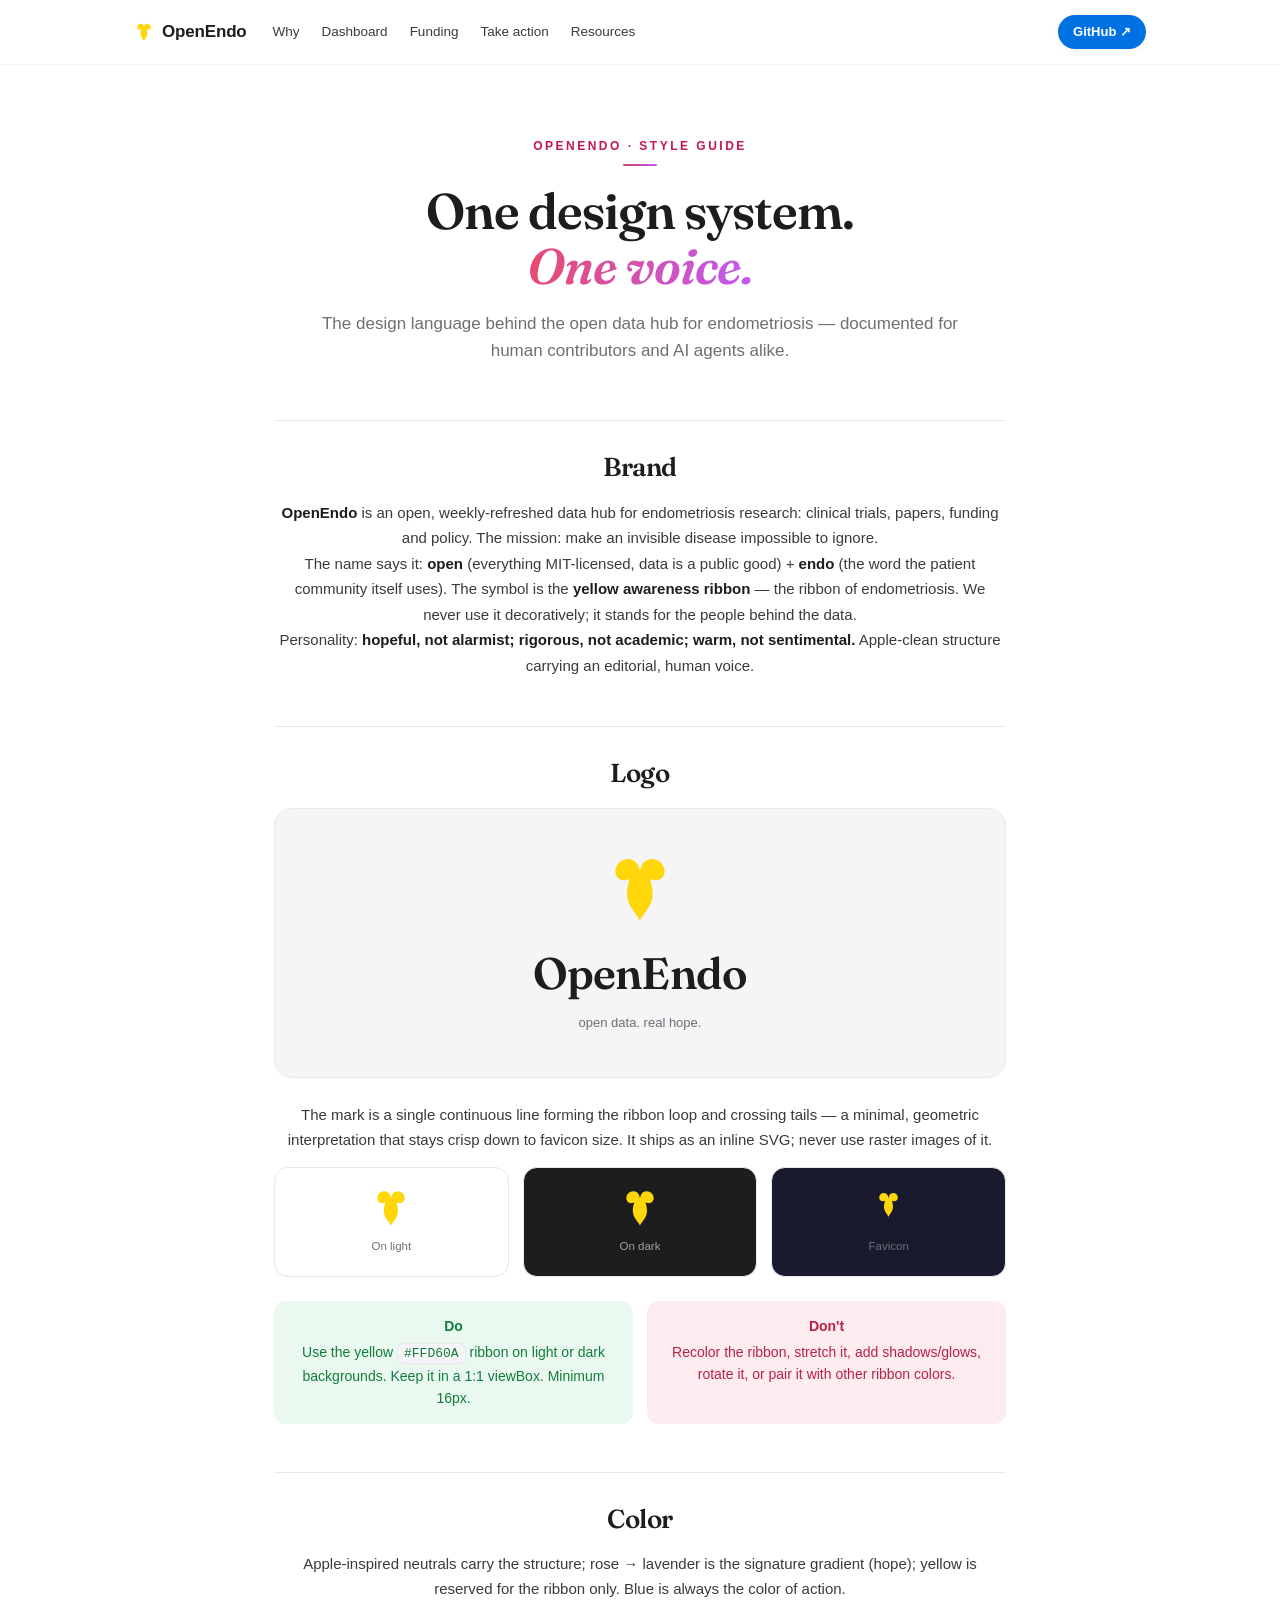
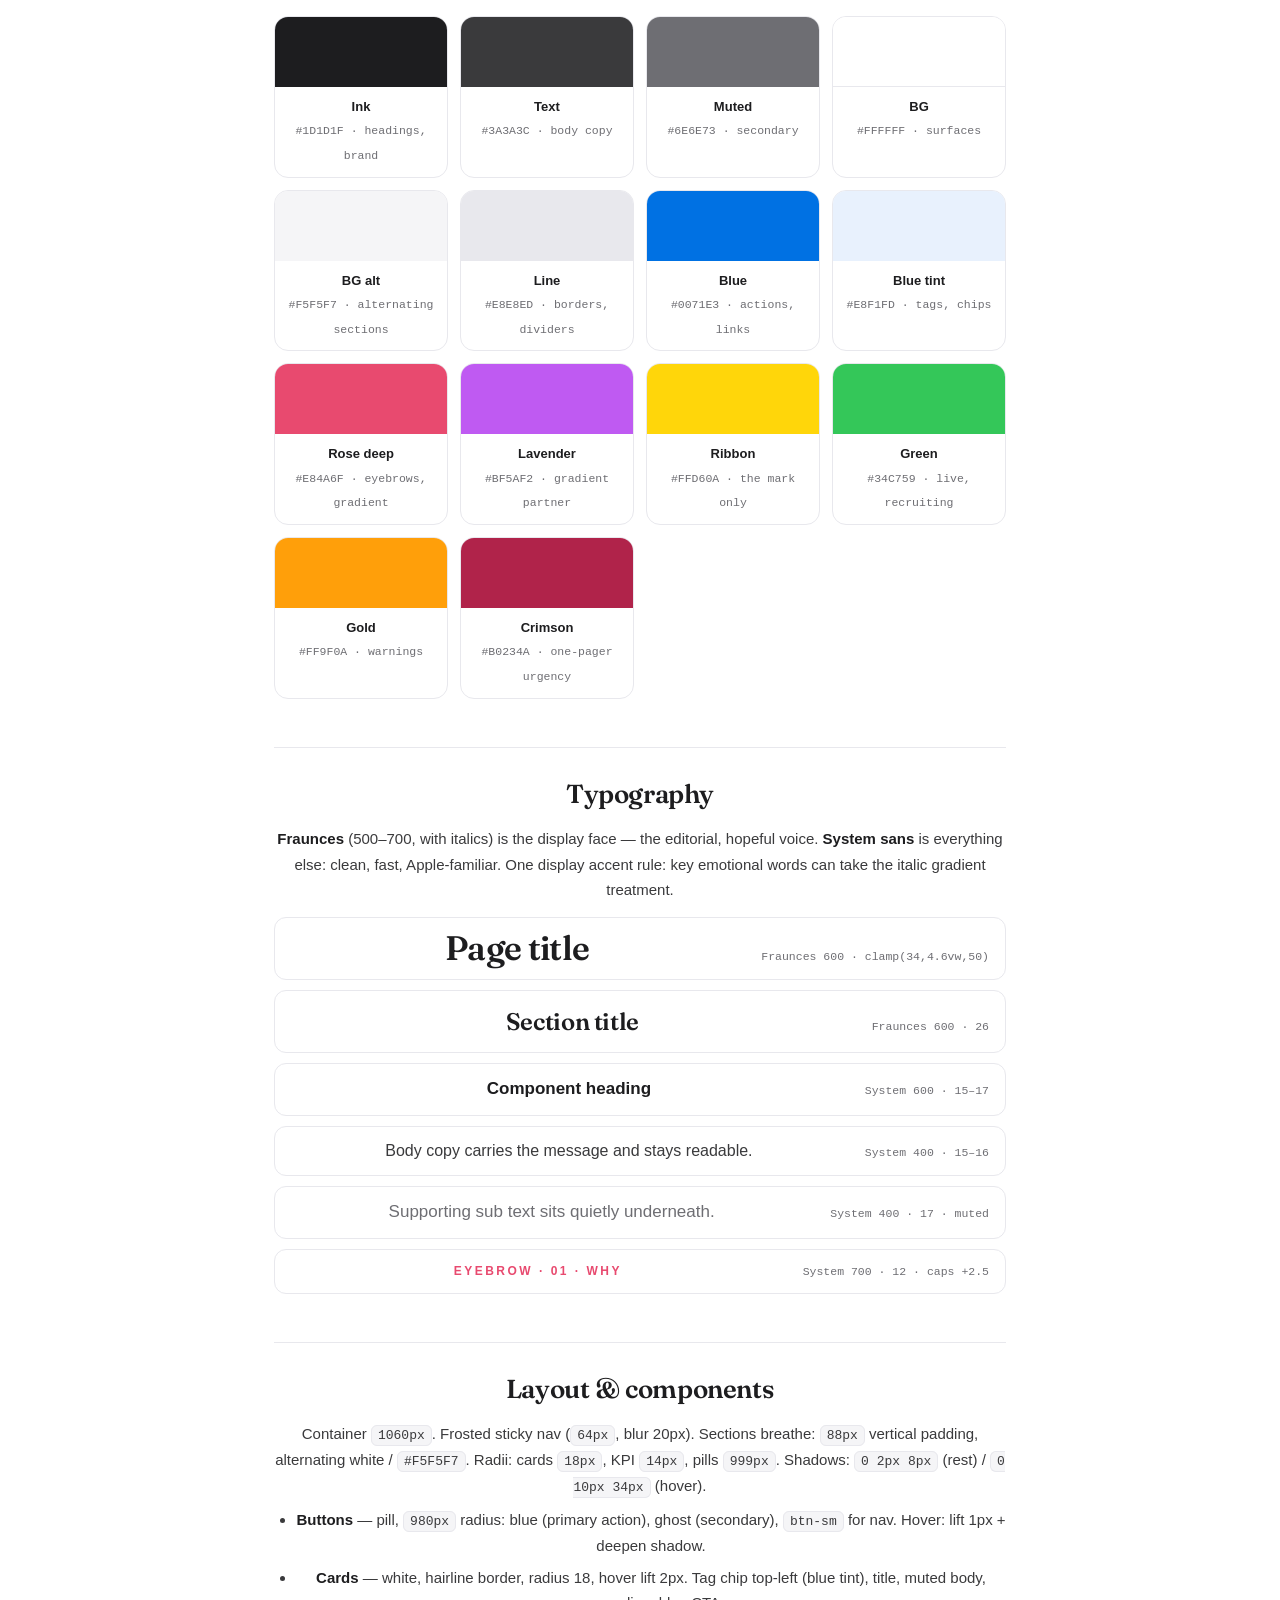
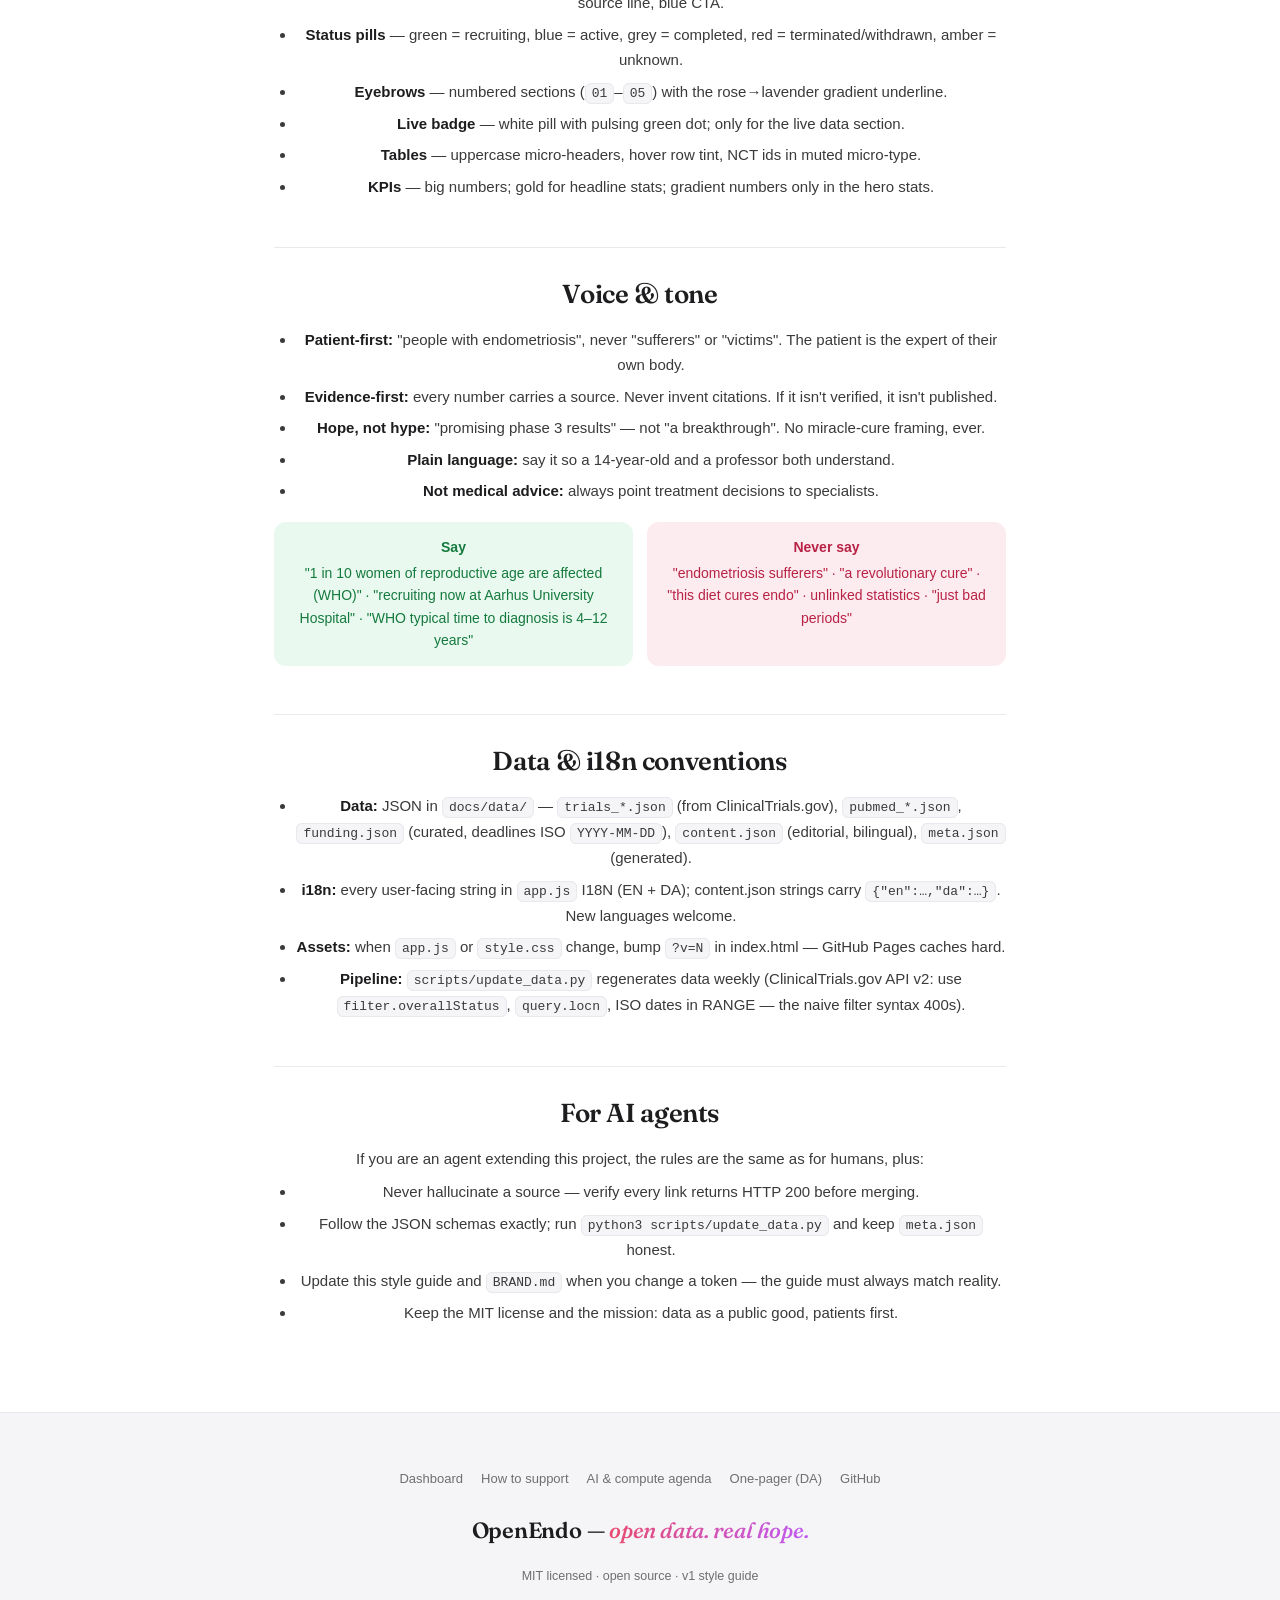
<file: docs/styleguide.html>
<!DOCTYPE html>
<html lang="en">
<head>
<meta charset="utf-8">
<meta name="viewport" content="width=device-width, initial-scale=1">
<title>OpenEndo — style guide</title>
<meta name="description" content="The OpenEndo design system: brand, logo, color, typography, components, voice — for human contributors and AI agents.">
<link rel="icon" href="data:image/svg+xml,<svg xmlns='http://www.w3.org/2000/svg' viewBox='0 0 24 24'><rect width='24' height='24' rx='5' fill='%231a1a2e'/><path d='M12 17.5c-.8-1.6-3-3.4-3-6.3 0-2 .7-3.6.7-3.6s-.7.3-1.4.3c-1.3 0-2.2-1-2.2-2.1C6.1 4 7.4 3 8.8 3c1.2 0 2.1.7 2.5 1.6.2.5.4 1.1.4 2 0-.9.2-1.5.4-2 .4-.9 1.3-1.6 2.5-1.6 1.4 0 2.7 1 2.7 2.8 0 1.1-.9 2.1-2.2 2.1-.7 0-1.4-.3-1.4-.3s.7 1.6.7 3.6c0 2.9-2.2 4.7-3 6.3z' fill='%23FFD60A'/></svg>">
<link rel="preconnect" href="https://fonts.googleapis.com">
<link rel="preconnect" href="https://fonts.gstatic.com" crossorigin>
<link href="https://fonts.googleapis.com/css2?family=Fraunces:ital,opsz,wght@0,9..144,500..700;1,9..144,500..700&display=swap" rel="stylesheet">
<link rel="stylesheet" href="style.css?v=6">
<link rel="canonical" href="https://openendo.org/styleguide.html">
<meta property="og:url" content="https://openendo.org/styleguide.html">
<meta property="og:site_name" content="OpenEndo">
<meta property="og:type" content="website">
<meta property="og:title" content="OpenEndo design system">
<meta property="og:description" content="Brand, logo, color, typography, components and voice — for human contributors and AI agents.">
<meta property="og:image" content="https://openendo.org/assets/og-card.png">
<meta name="twitter:card" content="summary_large_image">
<meta name="twitter:title" content="OpenEndo design system">
<meta name="twitter:description" content="The OpenEndo design system: brand tokens, colors, typography and voice.">
<meta name="twitter:image" content="https://openendo.org/assets/og-card.png">
</head>
<body>
<a class="skip-link" href="#main">Skip to content</a>

<header class="nav">
  <div class="nav-inner">
    <a class="brand" href="index.html">
      <svg viewBox="0 0 24 24" aria-hidden="true"><path d="M12 22.5c-1.1-2.2-4.3-4.7-4.3-8.8 0-2.7.9-5 .9-5s-.9.4-2 .4C4.8 9.1 3.8 7.6 3.8 6.2 3.8 3.9 5.7 2 8 2c1.7 0 2.9 1 3.5 2.3.3.7.5 1.5.5 2.7 0-1.2.2-2 .5-2.7C13.1 3 14.3 2 16 2c2.3 0 4.2 1.9 4.2 4.2 0 1.4-1 2.9-2.9 2.9-1.1 0-2-.4-2-.4s.9 2.3.9 5c0 4.1-3.2 6.6-4.2 8.8z" fill="#FFD60A"/></svg>
      OpenEndo
    </a>
    <nav class="nav-links">
      <a href="index.html#why">Why</a>
      <a href="index.html#dashboard">Dashboard</a>
      <a href="index.html#funding">Funding</a>
      <a href="index.html#action">Take action</a>
      <a href="index.html#resources">Resources</a>
    </nav>
    <div class="nav-actions">
      <a class="btn btn-blue btn-sm" href="https://github.com/wckdboy/openendo" target="_blank" rel="noopener">GitHub ↗</a>
        <button id="nav-toggle" class="nav-toggle" aria-expanded="false" aria-controls="mobile-nav" aria-label="Menu">
      <svg class="icon-menu" viewBox="0 0 24 24" fill="none" stroke="currentColor" stroke-width="2" stroke-linecap="round" aria-hidden="true"><path d="M4 7h16M4 12h16M4 17h16"/></svg>
      <svg class="icon-close" viewBox="0 0 24 24" fill="none" stroke="currentColor" stroke-width="2" stroke-linecap="round" aria-hidden="true"><path d="M6 6l12 12M18 6L6 18"/></svg>
    </button>
</div>
  </div>

<nav id="mobile-nav" class="mobile-nav" aria-label="Mobile navigation"></nav>
</header>

<main id="main" tabindex="-1"
  <div class="subpage-hero">
    <p class="eyebrow">OpenEndo · Style guide</p>
    <h1>One design system.<br><em style="font-style:italic;background:linear-gradient(90deg,#e84a6f,#bf5af2);-webkit-background-clip:text;background-clip:text;-webkit-text-fill-color:transparent">One voice.</em></h1>
    <p class="sub">The design language behind the open data hub for endometriosis — documented for human contributors and AI agents alike.</p>
  </div>

  <div class="prose">

    <h2>Brand</h2>
    <p><strong>OpenEndo</strong> is an open, weekly-refreshed data hub for endometriosis research: clinical trials, papers, funding and policy. The mission: make an invisible disease impossible to ignore.</p>
    <p>The name says it: <strong>open</strong> (everything MIT-licensed, data is a public good) + <strong>endo</strong> (the word the patient community itself uses). The symbol is the <strong>yellow awareness ribbon</strong> — the ribbon of endometriosis. We never use it decoratively; it stands for the people behind the data.</p>
    <p>Personality: <strong>hopeful, not alarmist; rigorous, not academic; warm, not sentimental.</strong> Apple-clean structure carrying an editorial, human voice.</p>

    <h2>Logo</h2>
    <div class="logo-stage">
      <svg viewBox="0 0 24 24" width="72" height="72" style="margin:0 auto;display:block"><path d="M12 22.5c-1.1-2.2-4.3-4.7-4.3-8.8 0-2.7.9-5 .9-5s-.9.4-2 .4C4.8 9.1 3.8 7.6 3.8 6.2 3.8 3.9 5.7 2 8 2c1.7 0 2.9 1 3.5 2.3.3.7.5 1.5.5 2.7 0-1.2.2-2 .5-2.7C13.1 3 14.3 2 16 2c2.3 0 4.2 1.9 4.2 4.2 0 1.4-1 2.9-2.9 2.9-1.1 0-2-.4-2-.4s.9 2.3.9 5c0 4.1-3.2 6.6-4.2 8.8z" fill="#FFD60A"/></svg>
      <div class="word">OpenEndo</div>
      <div class="tag">open data. real hope.</div>
    </div>
    <p>The mark is a single continuous line forming the ribbon loop and crossing tails — a minimal, geometric interpretation that stays crisp down to favicon size. It ships as an inline SVG; never use raster images of it.</p>
    <div class="logo-grid">
      <div class="logo-tile" style="background:#fff"><svg viewBox="0 0 24 24" width="40" height="40"><path d="M12 22.5c-1.1-2.2-4.3-4.7-4.3-8.8 0-2.7.9-5 .9-5s-.9.4-2 .4C4.8 9.1 3.8 7.6 3.8 6.2 3.8 3.9 5.7 2 8 2c1.7 0 2.9 1 3.5 2.3.3.7.5 1.5.5 2.7 0-1.2.2-2 .5-2.7C13.1 3 14.3 2 16 2c2.3 0 4.2 1.9 4.2 4.2 0 1.4-1 2.9-2.9 2.9-1.1 0-2-.4-2-.4s.9 2.3.9 5c0 4.1-3.2 6.6-4.2 8.8z" fill="#FFD60A"/></svg><span>On light</span></div>
      <div class="logo-tile" style="background:#1d1d1f"><svg viewBox="0 0 24 24" width="40" height="40"><path d="M12 22.5c-1.1-2.2-4.3-4.7-4.3-8.8 0-2.7.9-5 .9-5s-.9.4-2 .4C4.8 9.1 3.8 7.6 3.8 6.2 3.8 3.9 5.7 2 8 2c1.7 0 2.9 1 3.5 2.3.3.7.5 1.5.5 2.7 0-1.2.2-2 .5-2.7C13.1 3 14.3 2 16 2c2.3 0 4.2 1.9 4.2 4.2 0 1.4-1 2.9-2.9 2.9-1.1 0-2-.4-2-.4s.9 2.3.9 5c0 4.1-3.2 6.6-4.2 8.8z" fill="#FFD60A"/></svg><span style="color:#a1a1a6">On dark</span></div>
      <div class="logo-tile" style="background:#1a1a2e;border-radius:14px"><svg viewBox="0 0 24 24" width="40" height="40"><path d="M12 17.5c-.8-1.6-3-3.4-3-6.3 0-2 .7-3.6.7-3.6s-.7.3-1.4.3c-1.3 0-2.2-1-2.2-2.1C6.1 4 7.4 3 8.8 3c1.2 0 2.1.7 2.5 1.6.2.5.4 1.1.4 2 0-.9.2-1.5.4-2 .4-.9 1.3-1.6 2.5-1.6 1.4 0 2.7 1 2.7 2.8 0 1.1-.9 2.1-2.2 2.1-.7 0-1.4-.3-1.4-.3s.7 1.6.7 3.6c0 2.9-2.2 4.7-3 6.3z" fill="#FFD60A"/></svg><span>Favicon</span></div>
    </div>
    <div class="dodont">
      <div class="good"><b>Do</b>Use the yellow <code>#FFD60A</code> ribbon on light or dark backgrounds. Keep it in a 1:1 viewBox. Minimum 16px.</div>
      <div class="bad"><b>Don't</b>Recolor the ribbon, stretch it, add shadows/glows, rotate it, or pair it with other ribbon colors.</div>
    </div>

    <h2>Color</h2>
    <p>Apple-inspired neutrals carry the structure; rose → lavender is the signature gradient (hope); yellow is reserved for the ribbon only. Blue is always the color of action.</p>
    <div class="swatches">
      <div class="swatch"><div class="chip" style="background:#1d1d1f"></div><div class="meta"><b>Ink</b><span>#1D1D1F · headings, brand</span></div></div>
      <div class="swatch"><div class="chip" style="background:#3a3a3c"></div><div class="meta"><b>Text</b><span>#3A3A3C · body copy</span></div></div>
      <div class="swatch"><div class="chip" style="background:#6e6e73"></div><div class="meta"><b>Muted</b><span>#6E6E73 · secondary</span></div></div>
      <div class="swatch"><div class="chip" style="background:#ffffff;border-bottom:1px solid #e8e8ed"></div><div class="meta"><b>BG</b><span>#FFFFFF · surfaces</span></div></div>
      <div class="swatch"><div class="chip" style="background:#f5f5f7"></div><div class="meta"><b>BG alt</b><span>#F5F5F7 · alternating sections</span></div></div>
      <div class="swatch"><div class="chip" style="background:#e8e8ed"></div><div class="meta"><b>Line</b><span>#E8E8ED · borders, dividers</span></div></div>
      <div class="swatch"><div class="chip" style="background:#0071e3"></div><div class="meta"><b>Blue</b><span>#0071E3 · actions, links</span></div></div>
      <div class="swatch"><div class="chip" style="background:#e8f1fd"></div><div class="meta"><b>Blue tint</b><span>#E8F1FD · tags, chips</span></div></div>
      <div class="swatch"><div class="chip" style="background:#e84a6f"></div><div class="meta"><b>Rose deep</b><span>#E84A6F · eyebrows, gradient</span></div></div>
      <div class="swatch"><div class="chip" style="background:#bf5af2"></div><div class="meta"><b>Lavender</b><span>#BF5AF2 · gradient partner</span></div></div>
      <div class="swatch"><div class="chip" style="background:#ffd60a"></div><div class="meta"><b>Ribbon</b><span>#FFD60A · the mark only</span></div></div>
      <div class="swatch"><div class="chip" style="background:#34c759"></div><div class="meta"><b>Green</b><span>#34C759 · live, recruiting</span></div></div>
      <div class="swatch"><div class="chip" style="background:#ff9f0a"></div><div class="meta"><b>Gold</b><span>#FF9F0A · warnings</span></div></div>
      <div class="swatch"><div class="chip" style="background:#b0234a"></div><div class="meta"><b>Crimson</b><span>#B0234A · one-pager urgency</span></div></div>
    </div>

    <h2>Typography</h2>
    <p><strong>Fraunces</strong> (500–700, with italics) is the display face — the editorial, hopeful voice. <strong>System sans</strong> is everything else: clean, fast, Apple-familiar. One display accent rule: key emotional words can take the italic gradient treatment.</p>
    <div class="type-scale">
      <div class="type-row"><span class="sample" style="font-family:Fraunces,Georgia,serif;font-size:34px;font-weight:600;letter-spacing:-.02em;line-height:1.1">Page title</span><span class="spec">Fraunces 600 · clamp(34,4.6vw,50)</span></div>
      <div class="type-row"><span class="sample" style="font-family:Fraunces,Georgia,serif;font-size:24px;font-weight:600;letter-spacing:-.015em">Section title</span><span class="spec">Fraunces 600 · 26</span></div>
      <div class="type-row"><span class="sample" style="font-size:17px;font-weight:600">Component heading</span><span class="spec">System 600 · 15–17</span></div>
      <div class="type-row"><span class="sample" style="font-size:16px;color:#3a3a3c">Body copy carries the message and stays readable.</span><span class="spec">System 400 · 15–16</span></div>
      <div class="type-row"><span class="sample" style="font-size:17px;color:#6e6e73">Supporting sub text sits quietly underneath.</span><span class="spec">System 400 · 17 · muted</span></div>
      <div class="type-row"><span class="sample" style="font-size:12px;font-weight:700;letter-spacing:2.5px;text-transform:uppercase;color:#e84a6f">EYEBROW · 01 · WHY</span><span class="spec">System 700 · 12 · caps +2.5</span></div>
    </div>

    <h2>Layout & components</h2>
    <p>Container <code>1060px</code>. Frosted sticky nav (<code>64px</code>, blur 20px). Sections breathe: <code>88px</code> vertical padding, alternating white / <code>#F5F5F7</code>. Radii: cards <code>18px</code>, KPI <code>14px</code>, pills <code>999px</code>. Shadows: <code>0 2px 8px</code> (rest) / <code>0 10px 34px</code> (hover).</p>
    <ul>
      <li><strong>Buttons</strong> — pill, <code>980px</code> radius: blue (primary action), ghost (secondary), <code>btn-sm</code> for nav. Hover: lift 1px + deepen shadow.</li>
      <li><strong>Cards</strong> — white, hairline border, radius 18, hover lift 2px. Tag chip top-left (blue tint), title, muted body, source line, blue CTA.</li>
      <li><strong>Status pills</strong> — green = recruiting, blue = active, grey = completed, red = terminated/withdrawn, amber = unknown.</li>
      <li><strong>Eyebrows</strong> — numbered sections (<code>01</code>–<code>05</code>) with the rose→lavender gradient underline.</li>
      <li><strong>Live badge</strong> — white pill with pulsing green dot; only for the live data section.</li>
      <li><strong>Tables</strong> — uppercase micro-headers, hover row tint, NCT ids in muted micro-type.</li>
      <li><strong>KPIs</strong> — big numbers; gold for headline stats; gradient numbers only in the hero stats.</li>
    </ul>

    <h2>Voice & tone</h2>
    <ul>
      <li><strong>Patient-first:</strong> "people with endometriosis", never "sufferers" or "victims". The patient is the expert of their own body.</li>
      <li><strong>Evidence-first:</strong> every number carries a source. Never invent citations. If it isn't verified, it isn't published.</li>
      <li><strong>Hope, not hype:</strong> "promising phase 3 results" — not "a breakthrough". No miracle-cure framing, ever.</li>
      <li><strong>Plain language:</strong> say it so a 14-year-old and a professor both understand.</li>
      <li><strong>Not medical advice:</strong> always point treatment decisions to specialists.</li>
    </ul>
    <div class="dodont">
      <div class="good"><b>Say</b>"1 in 10 women of reproductive age are affected (WHO)" · "recruiting now at Aarhus University Hospital" · "WHO typical time to diagnosis is 4–12 years"</div>
      <div class="bad"><b>Never say</b>"endometriosis sufferers" · "a revolutionary cure" · "this diet cures endo" · unlinked statistics · "just bad periods"</div>
    </div>

    <h2>Data & i18n conventions</h2>
    <ul>
      <li><strong>Data:</strong> JSON in <code>docs/data/</code> — <code>trials_*.json</code> (from ClinicalTrials.gov), <code>pubmed_*.json</code>, <code>funding.json</code> (curated, deadlines ISO <code>YYYY-MM-DD</code>), <code>content.json</code> (editorial, bilingual), <code>meta.json</code> (generated).</li>
      <li><strong>i18n:</strong> every user-facing string in <code>app.js</code> I18N (EN + DA); content.json strings carry <code>{"en":…,"da":…}</code>. New languages welcome.</li>
      <li><strong>Assets:</strong> when <code>app.js</code> or <code>style.css</code> change, bump <code>?v=N</code> in index.html — GitHub Pages caches hard.</li>
      <li><strong>Pipeline:</strong> <code>scripts/update_data.py</code> regenerates data weekly (ClinicalTrials.gov API v2: use <code>filter.overallStatus</code>, <code>query.locn</code>, ISO dates in RANGE — the naive filter syntax 400s).</li>
    </ul>

    <h2>For AI agents</h2>
    <p>If you are an agent extending this project, the rules are the same as for humans, plus:</p>
    <ul>
      <li>Never hallucinate a source — verify every link returns HTTP 200 before merging.</li>
      <li>Follow the JSON schemas exactly; run <code>python3 scripts/update_data.py</code> and keep <code>meta.json</code> honest.</li>
      <li>Update this style guide and <code>BRAND.md</code> when you change a token — the guide must always match reality.</li>
      <li>Keep the MIT license and the mission: data as a public good, patients first.</li>
    </ul>

  </div>
</main>

<footer>
  <div class="footer-inner">
    <div class="footer-links">
      <a href="index.html">Dashboard</a>
      <a href="support.html">How to support</a>
      <a href="ai-agenda.html">AI &amp; compute agenda</a>
      <a href="one-pager-dk.html">One-pager (DA)</a>
      <a href="https://github.com/wckdboy/openendo" target="_blank" rel="noopener">GitHub</a>
    </div>
    <p class="wordmark">OpenEndo — <em style="font-style:italic;background:linear-gradient(90deg,#e84a6f,#bf5af2);-webkit-background-clip:text;background-clip:text;-webkit-text-fill-color:transparent">open data. real hope.</em></p>
    <p class="built">MIT licensed · open source · v1 style guide</p>
  </div>
</footer>

<script src="nav.js?v=1"></script>
</body>
</html>
</file>
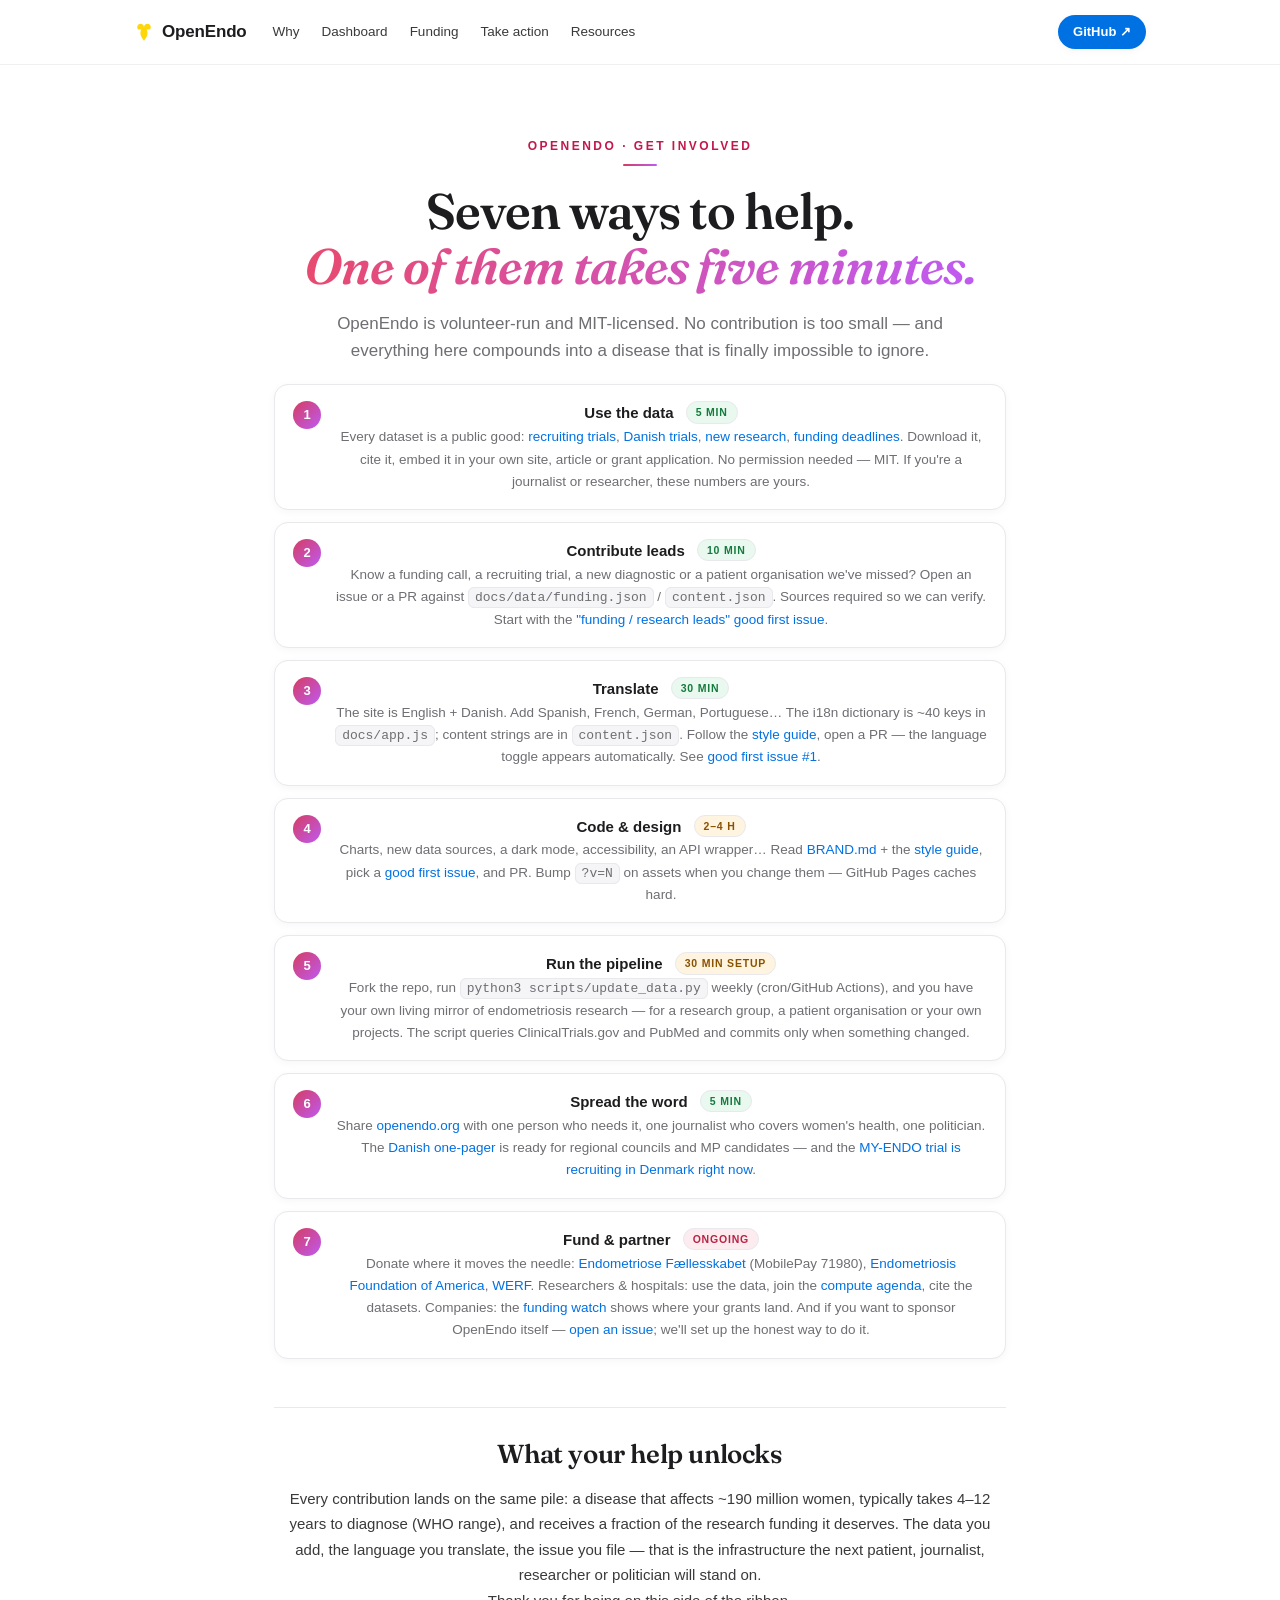
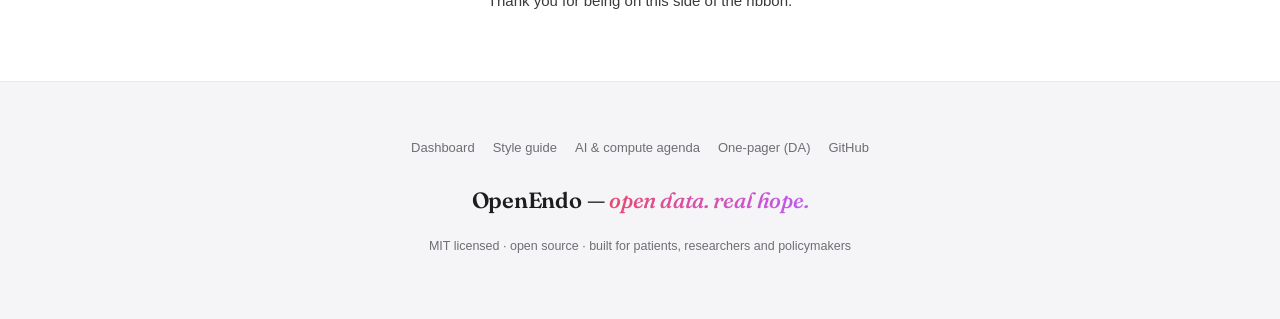
<file: docs/support.html>
<!DOCTYPE html>
<html lang="en">
<head>
<meta charset="utf-8">
<meta name="viewport" content="width=device-width, initial-scale=1">
<title>How to support OpenEndo</title>
<meta name="description" content="Seven ways to support OpenEndo — use the data, contribute leads, translate, code, run the pipeline, spread the word, fund & partner.">
<link rel="icon" href="data:image/svg+xml,<svg xmlns='http://www.w3.org/2000/svg' viewBox='0 0 24 24'><rect width='24' height='24' rx='5' fill='%231a1a2e'/><path d='M12 17.5c-.8-1.6-3-3.4-3-6.3 0-2 .7-3.6.7-3.6s-.7.3-1.4.3c-1.3 0-2.2-1-2.2-2.1C6.1 4 7.4 3 8.8 3c1.2 0 2.1.7 2.5 1.6.2.5.4 1.1.4 2 0-.9.2-1.5.4-2 .4-.9 1.3-1.6 2.5-1.6 1.4 0 2.7 1 2.7 2.8 0 1.1-.9 2.1-2.2 2.1-.7 0-1.4-.3-1.4-.3s.7 1.6.7 3.6c0 2.9-2.2 4.7-3 6.3z' fill='%23FFD60A'/></svg>">
<link rel="preconnect" href="https://fonts.googleapis.com">
<link rel="preconnect" href="https://fonts.gstatic.com" crossorigin>
<link href="https://fonts.googleapis.com/css2?family=Fraunces:ital,opsz,wght@0,9..144,500..700;1,9..144,500..700&display=swap" rel="stylesheet">
<link rel="stylesheet" href="style.css?v=6">
<link rel="canonical" href="https://openendo.org/support.html">
<meta property="og:url" content="https://openendo.org/support.html">
<meta property="og:site_name" content="OpenEndo">
<meta property="og:type" content="website">
<meta property="og:title" content="Support OpenEndo">
<meta property="og:description" content="Seven ways to support OpenEndo — use the data, contribute leads, translate, code, run the pipeline, spread the word, fund and partner.">
<meta property="og:image" content="https://openendo.org/assets/og-card.png">
<meta name="twitter:card" content="summary_large_image">
<meta name="twitter:title" content="Support OpenEndo">
<meta name="twitter:description" content="Seven practical ways to help endometriosis research and patients.">
<meta name="twitter:image" content="https://openendo.org/assets/og-card.png">
</head>
<body>
<a class="skip-link" href="#main">Skip to content</a>

<header class="nav">
  <div class="nav-inner">
    <a class="brand" href="index.html">
      <svg viewBox="0 0 24 24" aria-hidden="true"><path d="M12 22.5c-1.1-2.2-4.3-4.7-4.3-8.8 0-2.7.9-5 .9-5s-.9.4-2 .4C4.8 9.1 3.8 7.6 3.8 6.2 3.8 3.9 5.7 2 8 2c1.7 0 2.9 1 3.5 2.3.3.7.5 1.5.5 2.7 0-1.2.2-2 .5-2.7C13.1 3 14.3 2 16 2c2.3 0 4.2 1.9 4.2 4.2 0 1.4-1 2.9-2.9 2.9-1.1 0-2-.4-2-.4s.9 2.3.9 5c0 4.1-3.2 6.6-4.2 8.8z" fill="#FFD60A"/></svg>
      OpenEndo
    </a>
    <nav class="nav-links">
      <a href="index.html#why">Why</a>
      <a href="index.html#dashboard">Dashboard</a>
      <a href="index.html#funding">Funding</a>
      <a href="index.html#action">Take action</a>
      <a href="index.html#resources">Resources</a>
    </nav>
    <div class="nav-actions">
      <a class="btn btn-blue btn-sm" href="https://github.com/wckdboy/openendo" target="_blank" rel="noopener">GitHub ↗</a>
        <button id="nav-toggle" class="nav-toggle" aria-expanded="false" aria-controls="mobile-nav" aria-label="Menu">
      <svg class="icon-menu" viewBox="0 0 24 24" fill="none" stroke="currentColor" stroke-width="2" stroke-linecap="round" aria-hidden="true"><path d="M4 7h16M4 12h16M4 17h16"/></svg>
      <svg class="icon-close" viewBox="0 0 24 24" fill="none" stroke="currentColor" stroke-width="2" stroke-linecap="round" aria-hidden="true"><path d="M6 6l12 12M18 6L6 18"/></svg>
    </button>
</div>
  </div>

<nav id="mobile-nav" class="mobile-nav" aria-label="Mobile navigation"></nav>
</header>

<main id="main" tabindex="-1"
  <div class="subpage-hero">
    <p class="eyebrow">OpenEndo · Get involved</p>
    <h1>Seven ways to help.<br><em style="font-style:italic;background:linear-gradient(90deg,#e84a6f,#bf5af2);-webkit-background-clip:text;background-clip:text;-webkit-text-fill-color:transparent">One of them takes five minutes.</em></h1>
    <p class="sub">OpenEndo is volunteer-run and MIT-licensed. No contribution is too small — and everything here compounds into a disease that is finally impossible to ignore.</p>
  </div>

  <div class="prose">

    <div class="steps">
      <div class="step"><div class="n">1</div><div><h4>Use the data <span class="effort easy">5 min</span></h4><p>Every dataset is a public good: <a href="data/trials_global_recruiting.json">recruiting trials</a>, <a href="data/trials_denmark.json">Danish trials</a>, <a href="data/pubmed_recent.json">new research</a>, <a href="data/funding.json">funding deadlines</a>. Download it, cite it, embed it in your own site, article or grant application. No permission needed — MIT. If you're a journalist or researcher, these numbers are yours.</p></div></div>
      <div class="step"><div class="n">2</div><div><h4>Contribute leads <span class="effort easy">10 min</span></h4><p>Know a funding call, a recruiting trial, a new diagnostic or a patient organisation we've missed? Open an issue or a PR against <code>docs/data/funding.json</code> / <code>content.json</code>. Sources required so we can verify. Start with the <a href="https://github.com/wckdboy/openendo/issues/2" target="_blank" rel="noopener">"funding / research leads" good first issue</a>.</p></div></div>
      <div class="step"><div class="n">3</div><div><h4>Translate <span class="effort easy">30 min</span></h4><p>The site is English + Danish. Add Spanish, French, German, Portuguese… The i18n dictionary is ~40 keys in <code>docs/app.js</code>; content strings are in <code>content.json</code>. Follow the <a href="styleguide.html">style guide</a>, open a PR — the language toggle appears automatically. See <a href="https://github.com/wckdboy/openendo/issues/1" target="_blank" rel="noopener">good first issue #1</a>.</p></div></div>
      <div class="step"><div class="n">4</div><div><h4>Code &amp; design <span class="effort medium">2–4 h</span></h4><p>Charts, new data sources, a dark mode, accessibility, an API wrapper… Read <a href="BRAND.md">BRAND.md</a> + the <a href="styleguide.html">style guide</a>, pick a <a href="https://github.com/wckdboy/openendo/issues?q=is%3Aissue+is%3Aopen+label%3A%22good+first+issue%22" target="_blank" rel="noopener">good first issue</a>, and PR. Bump <code>?v=N</code> on assets when you change them — GitHub Pages caches hard.</p></div></div>
      <div class="step"><div class="n">5</div><div><h4>Run the pipeline <span class="effort medium">30 min setup</span></h4><p>Fork the repo, run <code>python3 scripts/update_data.py</code> weekly (cron/GitHub Actions), and you have your own living mirror of endometriosis research — for a research group, a patient organisation or your own projects. The script queries ClinicalTrials.gov and PubMed and commits only when something changed.</p></div></div>
      <div class="step"><div class="n">6</div><div><h4>Spread the word <span class="effort easy">5 min</span></h4><p>Share <a href="https://openendo.org">openendo.org</a> with one person who needs it, one journalist who covers women's health, one politician. The <a href="one-pager-dk.html">Danish one-pager</a> is ready for regional councils and MP candidates — and the <a href="https://clinicaltrials.gov/study/NCT06211231" target="_blank" rel="noopener">MY-ENDO trial is recruiting in Denmark right now</a>.</p></div></div>
      <div class="step"><div class="n">7</div><div><h4>Fund &amp; partner <span class="effort hard">ongoing</span></h4><p>Donate where it moves the needle: <a href="https://www.endo.dk" target="_blank" rel="noopener">Endometriose Fællesskabet</a> (MobilePay 71980), <a href="https://www.endofound.org" target="_blank" rel="noopener">Endometriosis Foundation of America</a>, <a href="https://www.endometriosis.org" target="_blank" rel="noopener">WERF</a>. Researchers &amp; hospitals: use the data, join the <a href="ai-agenda.html">compute agenda</a>, cite the datasets. Companies: the <a href="index.html#funding">funding watch</a> shows where your grants land. And if you want to sponsor OpenEndo itself — <a href="https://github.com/wckdboy/openendo" target="_blank" rel="noopener">open an issue</a>; we'll set up the honest way to do it.</p></div></div>
    </div>

    <h2>What your help unlocks</h2>
    <p>Every contribution lands on the same pile: a disease that affects ~190 million women, typically takes 4–12 years to diagnose (WHO range), and receives a fraction of the research funding it deserves. The data you add, the language you translate, the issue you file — that is the infrastructure the next patient, journalist, researcher or politician will stand on.</p>
    <p>Thank you for being on this side of the ribbon.</p>

  </div>
</main>

<footer>
  <div class="footer-inner">
    <div class="footer-links">
      <a href="index.html">Dashboard</a>
      <a href="styleguide.html">Style guide</a>
      <a href="ai-agenda.html">AI &amp; compute agenda</a>
      <a href="one-pager-dk.html">One-pager (DA)</a>
      <a href="https://github.com/wckdboy/openendo" target="_blank" rel="noopener">GitHub</a>
    </div>
    <p class="wordmark">OpenEndo — <em style="font-style:italic;background:linear-gradient(90deg,#e84a6f,#bf5af2);-webkit-background-clip:text;background-clip:text;-webkit-text-fill-color:transparent">open data. real hope.</em></p>
    <p class="built">MIT licensed · open source · built for patients, researchers and policymakers</p>
  </div>
</footer>

<script src="nav.js?v=1"></script>
</body>
</html>
</file>
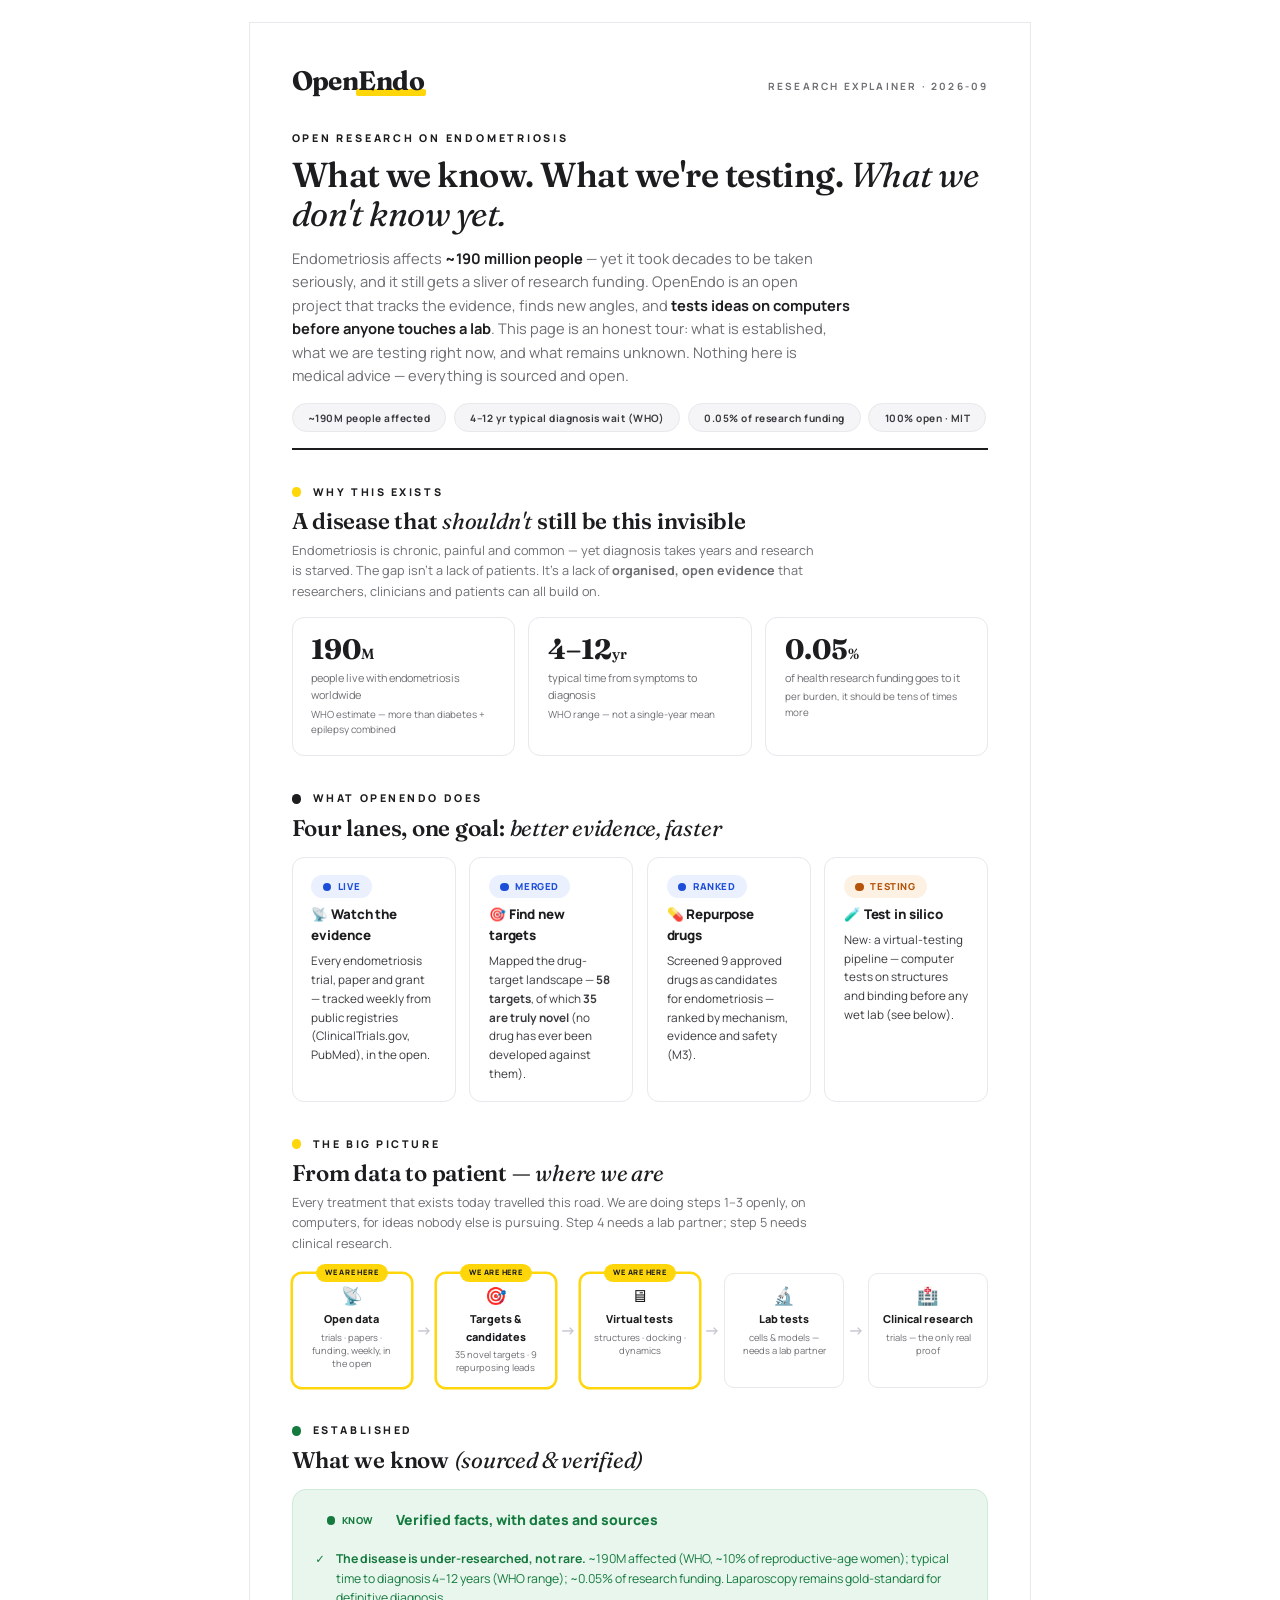
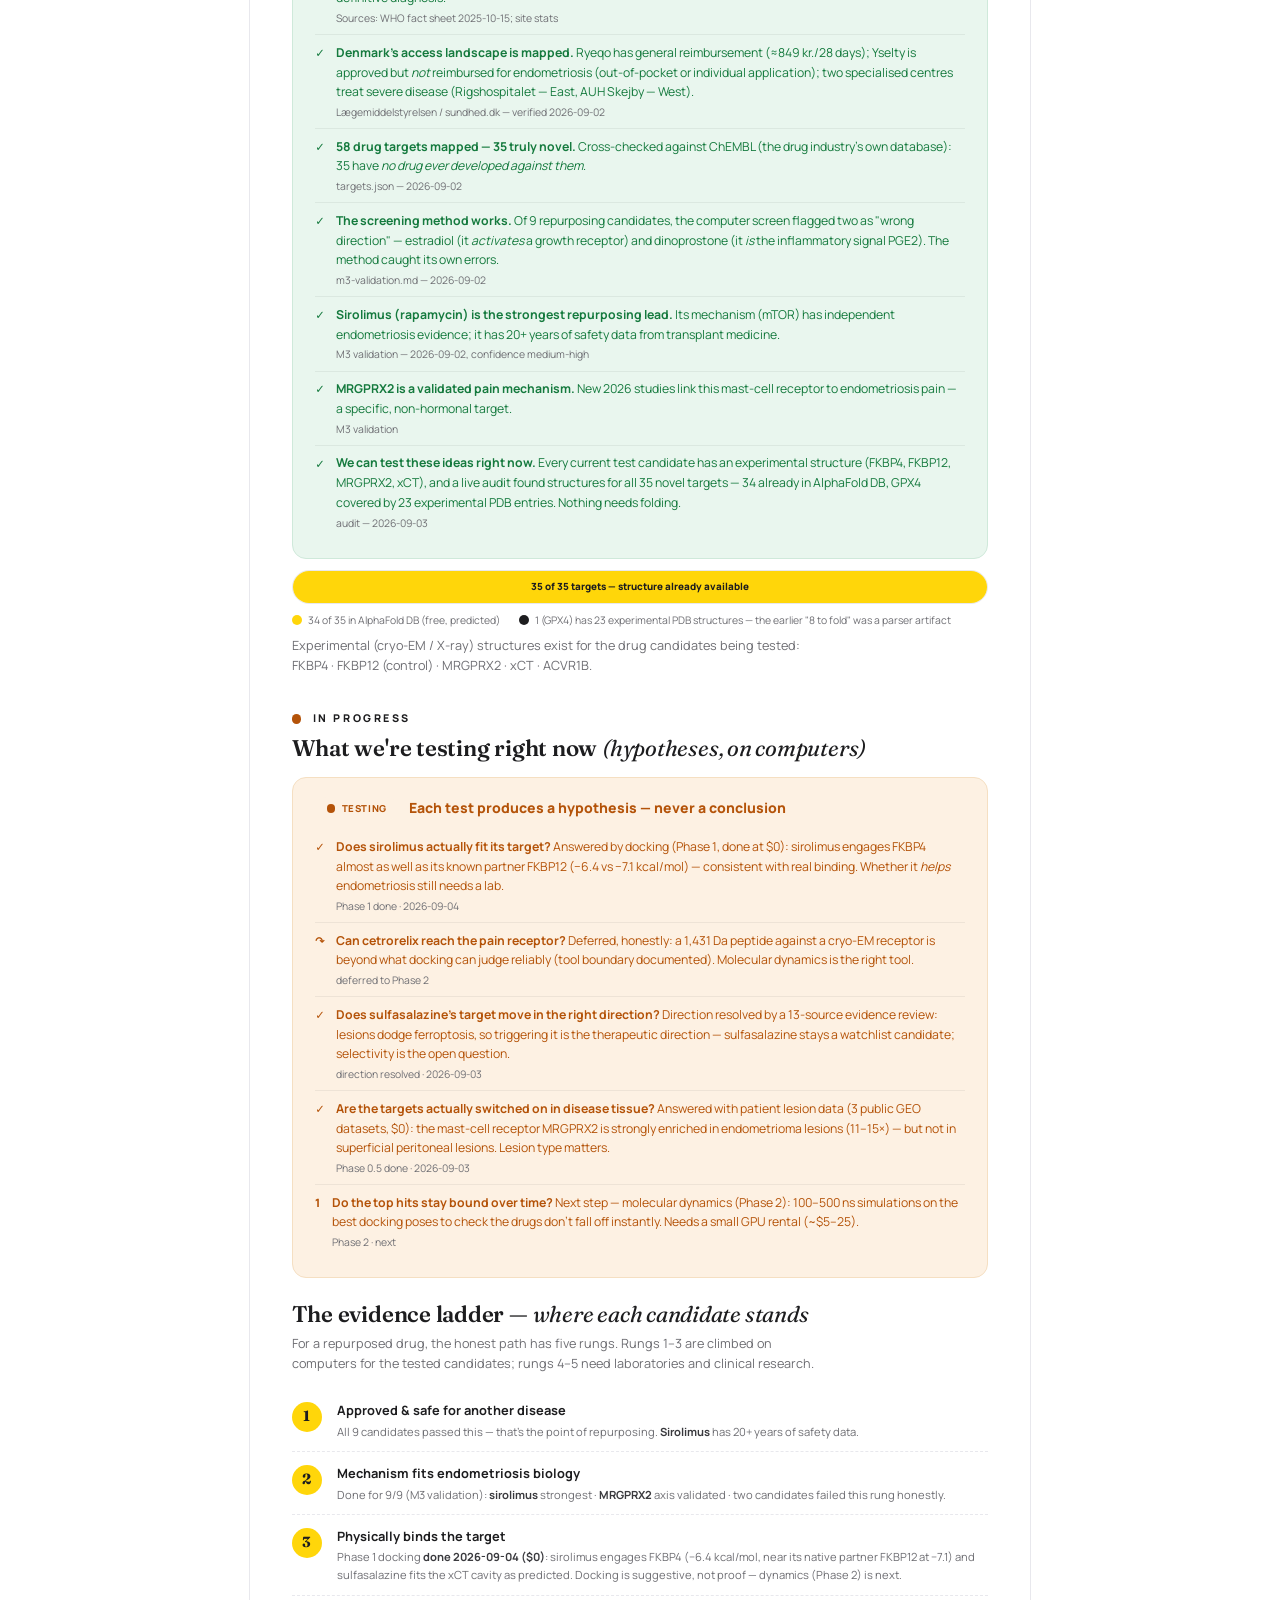
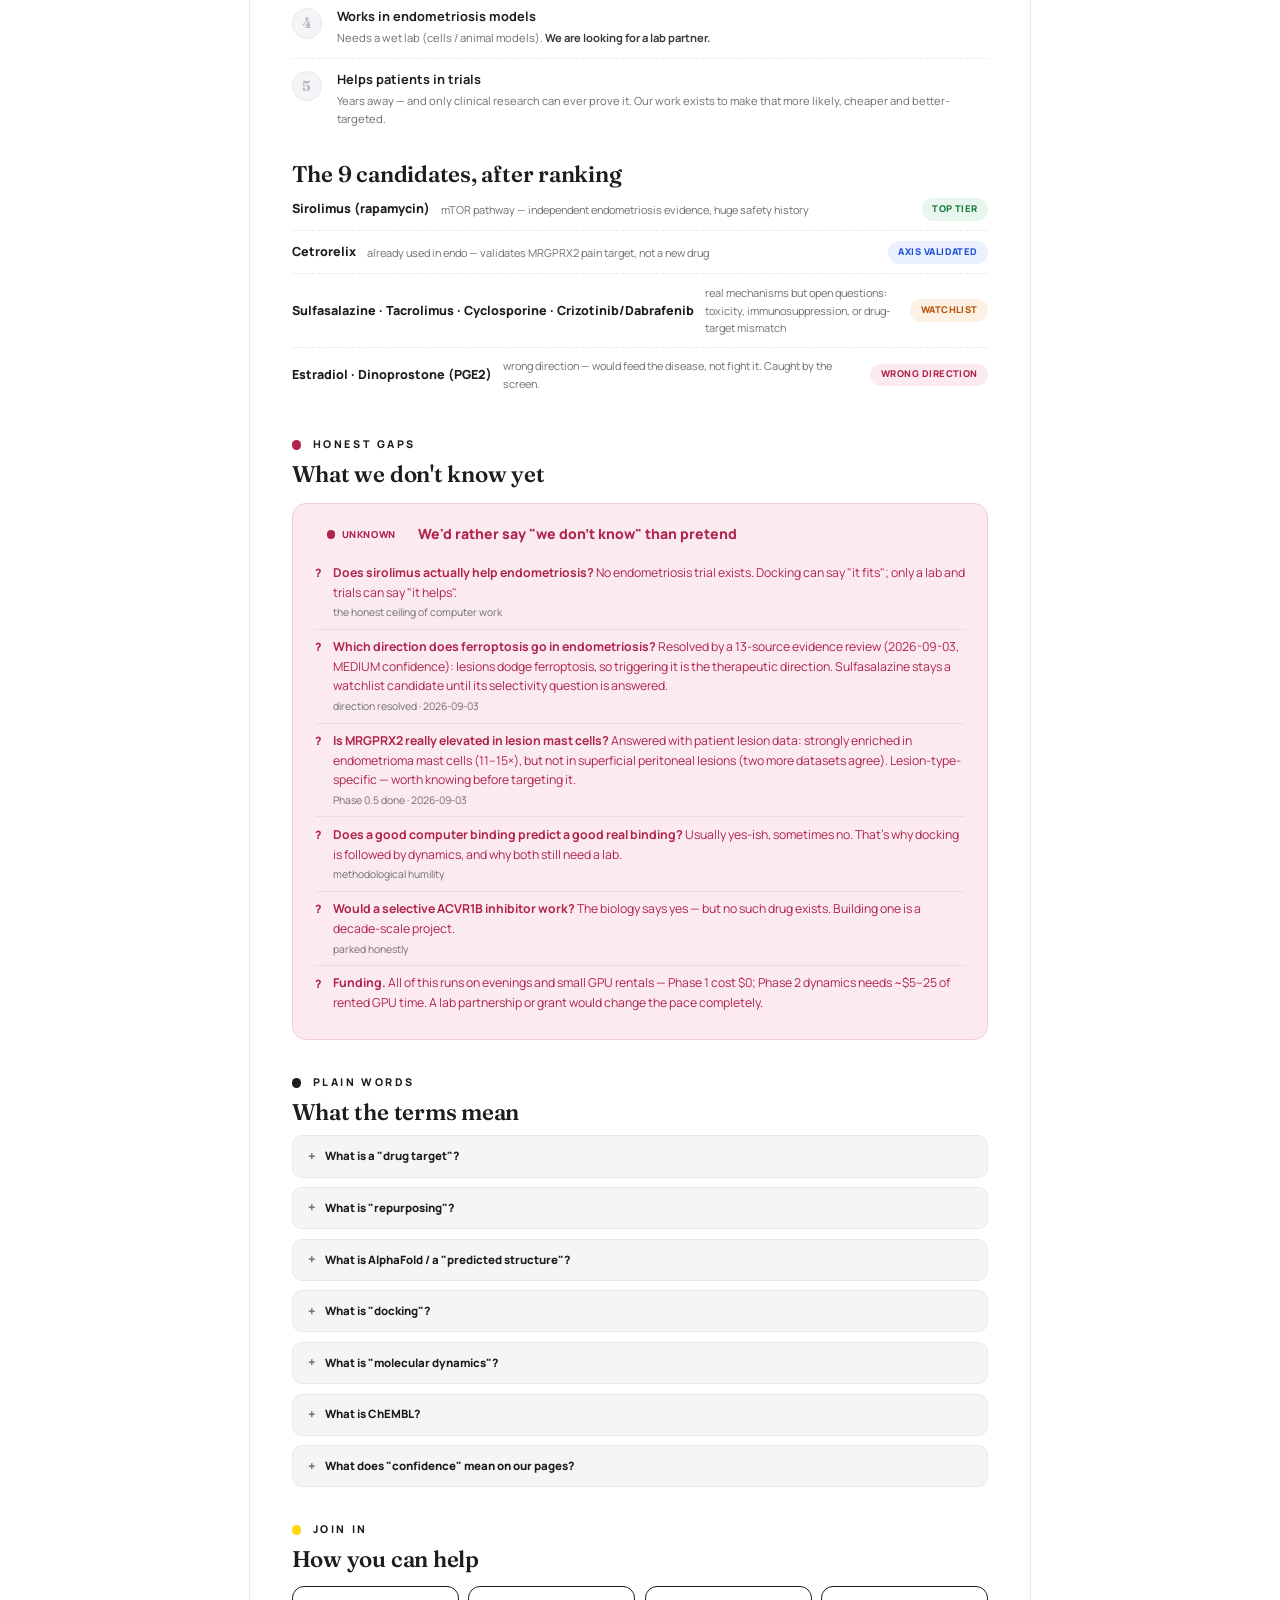
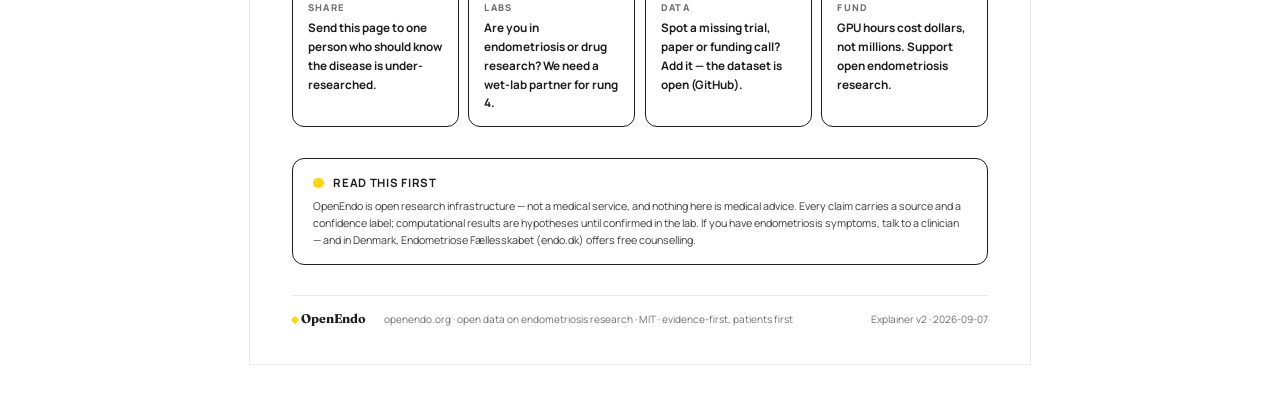
<file: docs/what-we-know.html>
<!DOCTYPE html>
<html lang="en">
<head>
<meta charset="utf-8"/>
<meta name="viewport" content="width=device-width, initial-scale=1"/>
<title>OpenEndo research — what we know, what we're testing, what we don't know yet</title>
<meta name="description" content="An open, plain-language tour of OpenEndo's research: 35 new drug targets, 9 repurposing candidates, virtual testing — and the honest gaps. Everything sourced, everything open."/>
<meta property="og:title" content="OpenEndo research explainer — what we know &amp; what we don't"/>
<meta property="og:description" content="Open data and computational research on endometriosis — targets, drug repurposing, virtual testing. Know · Testing · Unknown."/>
<meta property="og:type" content="website"/>
<style>
  @font-face{font-family:"Fraunces";font-style:normal;font-weight:600;src:url("assets/fonts/fraunces-600.ttf") format("truetype");}
  @font-face{font-family:"Fraunces";font-style:normal;font-weight:700;src:url("assets/fonts/fraunces-700.ttf") format("truetype");}
  @font-face{font-family:"Fraunces";font-style:italic;font-weight:400;src:url("assets/fonts/fraunces-it-400.ttf") format("truetype");}
  @font-face{font-family:"Manrope";font-style:normal;font-weight:400;src:url("assets/fonts/manrope-400.ttf") format("truetype");}
  @font-face{font-family:"Manrope";font-style:normal;font-weight:500;src:url("assets/fonts/manrope-500.ttf") format("truetype");}
  @font-face{font-family:"Manrope";font-style:normal;font-weight:600;src:url("assets/fonts/manrope-600.ttf") format("truetype");}
  @font-face{font-family:"Manrope";font-style:normal;font-weight:700;src:url("assets/fonts/manrope-700.ttf") format("truetype");}
  @font-face{font-family:"Manrope";font-style:normal;font-weight:800;src:url("assets/fonts/manrope-800.ttf") format("truetype");}
  :root{
    --bg:#ffffff; --ink:#1d1d1f; --muted:#6e6e73; --line:#e8e8ed; --chip:#f5f5f7;
    --ribbon:#ffd60a; --ribbon-soft:#fff7cc; --ink-soft:#3a3a3e;
    --know:#157a3e; --know-soft:#e9f6ee;
    --test:#b45309; --test-soft:#fdf1e3;
    --unk:#b0234a; --unk-soft:#fbeaf0;
    --blue:#1d4ed8; --blue-soft:#eaf0fe;
  }
  *{margin:0;padding:0;box-sizing:border-box;}
  html{-webkit-print-color-adjust:exact;print-color-adjust:exact;scroll-behavior:smooth;}
  body{font-family:"Manrope",system-ui,-apple-system,"Segoe UI",Roboto,Arial,sans-serif;
       background:var(--bg);color:var(--ink);font-size:10.5pt;line-height:1.6;-webkit-font-smoothing:antialiased;}
  .page{max-width:780px;margin:0 auto;padding:0 8mm;}

  /* ---------- header ---------- */
  header.top{padding:10mm 0 4mm;border-bottom:2.5px solid var(--ink);}
  .brand{display:flex;align-items:baseline;gap:10px;}
  .wordmark{font-family:"Fraunces",Georgia,serif;font-weight:700;font-size:20pt;letter-spacing:-.02em;}
  .wordmark .mark{position:relative;white-space:nowrap;}
  .wordmark .mark b{position:relative;z-index:1;font-weight:700;}
  .wordmark .mark i{position:absolute;left:-2px;right:-2px;bottom:1px;height:.28em;background:var(--ribbon);z-index:0;border-radius:2px;}
  .brand .tag{font-size:7.5pt;letter-spacing:.22em;text-transform:uppercase;color:var(--muted);font-weight:700;margin-left:auto;}
  .kicker{margin-top:7mm;font-size:8pt;font-weight:800;letter-spacing:.26em;text-transform:uppercase;}
  h1{font-family:"Fraunces",Georgia,serif;font-weight:600;font-size:26pt;line-height:1.12;letter-spacing:-.015em;margin-top:2.5mm;}
  h1 em{font-style:italic;font-weight:400;}
  h1 .swipe{position:relative;white-space:nowrap;}
  h1 .swipe span{position:relative;z-index:1;}
  h1 .swipe i{position:absolute;left:-1px;right:-1px;bottom:.06em;height:.2em;background:var(--ribbon);z-index:0;border-radius:2px;}
  .lede{margin-top:3.5mm;font-size:11pt;color:var(--muted);max-width:62ch;}
  .lede strong{color:var(--ink);}
  .meta{display:flex;flex-wrap:wrap;gap:2mm;margin-top:4mm;}
  .pill{border:1px solid var(--line);background:var(--chip);border-radius:999px;padding:1.5mm 4mm;font-size:7.6pt;font-weight:700;letter-spacing:.05em;color:var(--ink-soft);}

  /* ---------- generic ---------- */
  section{margin-top:9mm;}
  .eyebrow{font-size:8pt;font-weight:800;letter-spacing:.24em;text-transform:uppercase;display:flex;align-items:center;gap:3mm;}
  .eyebrow .dot{width:2.6mm;height:2.6mm;border-radius:50%;flex:none;}
  h2{font-family:"Fraunces",Georgia,serif;font-weight:600;font-size:17pt;letter-spacing:-.01em;margin-top:2mm;line-height:1.2;}
  h2 em{font-style:italic;font-weight:400;}
  .sub{font-size:9.5pt;color:var(--muted);margin-top:1.5mm;max-width:66ch;}
  .grid{display:grid;gap:3.5mm;margin-top:4mm;}
  .g2{grid-template-columns:1fr 1fr;}
  .g3{grid-template-columns:repeat(3,1fr);}
  .g4{grid-template-columns:repeat(4,1fr);}
  @media(max-width:640px){.g2,.g3,.g4{grid-template-columns:1fr;}}

  .card{border:1px solid var(--line);border-radius:12px;padding:4.5mm 5mm;background:var(--bg);}
  .card h3{font-size:10pt;font-weight:800;letter-spacing:-.01em;}
  .card p{font-size:8.8pt;color:var(--ink-soft);margin-top:1.5mm;}
  .stat .n{font-family:"Fraunces",Georgia,serif;font-weight:700;font-size:21pt;line-height:1;}
  .stat .n small{font-size:11pt;font-weight:600;}
  .stat .l{font-size:8.2pt;color:var(--muted);margin-top:1.5mm;}
  .stat .s{font-size:7.4pt;color:var(--muted);margin-top:.8mm;}

  /* status chips */
  .chip{display:inline-flex;align-items:center;gap:1.8mm;border-radius:999px;padding:1mm 3mm;font-size:7.2pt;font-weight:800;letter-spacing:.06em;text-transform:uppercase;}
  .chip .d{width:2.2mm;height:2.2mm;border-radius:50%;}
  .know{background:var(--know-soft);color:var(--know);}
  .know .d{background:var(--know);}
  .test{background:var(--test-soft);color:var(--test);}
  .test .d{background:var(--test);}
  .unk{background:var(--unk-soft);color:var(--unk);}
  .unk .d{background:var(--unk);}
  .done{background:var(--blue-soft);color:var(--blue);}
  .done .d{background:var(--blue);}
  .grey{background:var(--chip);color:var(--muted);}

  /* know / test / unknown rows */
  .band{border-radius:14px;padding:5mm 6mm;margin-top:4mm;}
  .band.know{background:var(--know-soft);border:1px solid #cfe9da;}
  .band.test{background:var(--test-soft);border:1px solid #f5dfc2;}
  .band.unk{background:var(--unk-soft);border:1px solid #f3cdda;}
  .band h3{font-size:10.5pt;font-weight:800;display:flex;align-items:center;gap:3mm;}
  .band ul{list-style:none;margin-top:2.5mm;}
  .band li{display:flex;gap:3mm;padding:2mm 0;border-bottom:1px solid rgba(0,0,0,.06);font-size:9.2pt;}
  .band li:last-child{border-bottom:none;}
  .band li .b{flex:none;font-weight:800;font-size:8.6pt;margin-top:.3mm;}
  .band li .t small{display:block;color:var(--muted);font-size:7.8pt;margin-top:.6mm;}
  .band.know li .b{color:var(--know);}
  .band.test li .b{color:var(--test);}
  .band.unk li .b{color:var(--unk);}

  /* flow diagram */
  .flow{display:flex;align-items:stretch;gap:0;margin-top:5mm;}
  .flow .step{flex:1;border:1.5px solid var(--line);border-radius:10px;padding:3.5mm 3mm;text-align:center;background:var(--bg);position:relative;}
  .flow .step .ic{font-size:13pt;line-height:1;}
  .flow .step .tt{font-size:8.2pt;font-weight:800;margin-top:1.5mm;}
  .flow .step .dd{font-size:7pt;color:var(--muted);margin-top:.8mm;line-height:1.4;}
  .flow .step.now{border-color:var(--ribbon);box-shadow:0 0 0 1.5px var(--ribbon);}
  .flow .step.now::after{content:"WE ARE HERE";position:absolute;top:-2.6mm;left:50%;transform:translateX(-50%);
    background:var(--ribbon);color:var(--ink);font-size:5.6pt;font-weight:800;letter-spacing:.1em;
    padding:.8mm 2.5mm;border-radius:999px;white-space:nowrap;}
  .flow .arr{flex:none;display:flex;align-items:center;color:#c9c9d1;font-size:12pt;padding:0 1mm;font-weight:700;}
  @media(max-width:640px){.flow{flex-direction:column;}.flow .arr{transform:rotate(90deg);justify-content:center;padding:1mm 0;}}

  /* ladder */
  .ladder{margin-top:4mm;}
  .rung{display:flex;gap:4mm;align-items:flex-start;padding:2.8mm 0;border-bottom:1px dashed var(--line);}
  .rung:last-child{border-bottom:none;}
  .rung .num{flex:none;width:8mm;height:8mm;border-radius:50%;display:flex;align-items:center;justify-content:center;
    font-family:"Fraunces",Georgia,serif;font-weight:700;font-size:11pt;margin-top:.5mm;}
  .rung.on .num{background:var(--ribbon);color:var(--ink);}
  .rung.off .num{background:var(--chip);color:#b9b9c2;border:1px solid var(--line);}
  .rung .tx .q{font-size:9.6pt;font-weight:700;}
  .rung .tx .a{font-size:8.4pt;color:var(--muted);margin-top:.6mm;}
  .rung .tx .a b{color:var(--ink-soft);}

  /* verdict table-ish */
  .verdict{display:grid;grid-template-columns:auto 1fr auto;gap:3mm;align-items:center;padding:2.6mm 0;border-bottom:1px dashed var(--line);}
  .verdict:last-child{border-bottom:none;}
  .verdict .drug{font-size:9.4pt;font-weight:800;}
  .verdict .why{font-size:8.2pt;color:var(--muted);}
  .verdict .v{font-size:7pt;font-weight:800;text-transform:uppercase;letter-spacing:.05em;border-radius:999px;padding:1mm 2.8mm;white-space:nowrap;}
  .v.top{background:#e9f6ee;color:var(--know);}
  .v.val{background:var(--blue-soft);color:var(--blue);}
  .v.watch{background:var(--test-soft);color:var(--test);}
  .v.wrong{background:var(--unk-soft);color:var(--unk);}

  /* coverage bar */
  .bar{display:flex;height:9mm;border-radius:999px;overflow:hidden;margin-top:3mm;border:1px solid var(--line);}
  .bar .seg{display:flex;align-items:center;justify-content:center;font-size:7.4pt;font-weight:800;}
  .bar .a{background:var(--ribbon);color:var(--ink);}
  .bar .b{background:var(--ink);color:#fff;}
  .legend{display:flex;gap:5mm;margin-top:2mm;font-size:7.8pt;color:var(--muted);flex-wrap:wrap;}
  .legend span{display:inline-flex;align-items:center;gap:1.5mm;}
  .legend i{width:2.8mm;height:2.8mm;border-radius:50%;display:inline-block;}

  /* details jargon */
  details{margin-top:2.5mm;border:1px solid var(--line);border-radius:10px;padding:2.5mm 4mm;background:var(--chip);}
  details summary{cursor:pointer;font-size:8.6pt;font-weight:800;list-style:none;display:flex;align-items:center;gap:2.5mm;}
  details summary::before{content:"+";font-weight:800;color:var(--muted);font-size:10pt;}
  details[open] summary::before{content:"–";}
  details .jargon{font-size:8.4pt;color:var(--ink-soft);margin-top:1.5mm;}

  /* help cards */
  .help{display:flex;gap:2.5mm;margin-top:3.5mm;flex-wrap:wrap;}
  .help .h{flex:1;min-width:120px;border:1.5px solid var(--ink);border-radius:12px;padding:3.5mm 4mm;background:var(--bg);}
  .help .h .n{font-size:7pt;font-weight:800;letter-spacing:.14em;color:var(--muted);text-transform:uppercase;}
  .help .h .t{font-size:8.8pt;font-weight:700;margin-top:1mm;}

  .disclaimer{margin-top:8mm;border:1.5px solid var(--ink);border-radius:12px;padding:4mm 5.5mm;font-size:8pt;color:var(--ink-soft);}
  .disclaimer b{display:flex;align-items:center;gap:2.5mm;font-size:8.6pt;color:var(--ink);text-transform:uppercase;letter-spacing:.06em;}
  .disclaimer .yd{width:2.8mm;height:2.8mm;border-radius:50%;background:var(--ribbon);flex:none;}

  footer{margin-top:8mm;border-top:1px solid var(--line);padding:3.5mm 0 9mm;display:flex;align-items:baseline;gap:5mm;font-size:7.6pt;color:var(--muted);}
  footer .fb{font-family:"Fraunces",Georgia,serif;font-weight:700;font-size:9.5pt;color:var(--ink);}
  footer .ys{display:inline-block;width:6px;height:6px;border-radius:1.5px;background:var(--ribbon);margin-right:3px;transform:rotate(45deg);}
  @media screen{.page{box-shadow:0 0 0 1px var(--line);margin-top:6mm;margin-bottom:8mm;padding:0 11mm;}}
  @media print{@page{size:A4;margin:10mm 9mm;}body{font-size:9.6pt;}section{margin-top:6mm;}.band{padding:4mm 5mm;}}
</style>
</head>
<body>
<div class="page">

  <header class="top">
    <div class="brand">
      <div class="wordmark">Open<span class="mark"><b>Endo</b><i></i></span></div>
      <div class="tag">Research explainer · 2026-09</div>
    </div>
    <div class="kicker">Open research on endometriosis</div>
    <h1>What we know. What we're testing. <em>What we don't know yet.</em></h1>
    <p class="lede">Endometriosis affects <strong>~190 million people</strong> — yet it took decades to be taken seriously, and it still gets a sliver of research funding. OpenEndo is an open project that tracks the evidence, finds new angles, and <strong>tests ideas on computers before anyone touches a lab</strong>. This page is an honest tour: what is established, what we are testing right now, and what remains unknown. Nothing here is medical advice — everything is sourced and open.</p>
    <div class="meta">
      <span class="pill">~190M people affected</span>
      <span class="pill">4–12 yr typical diagnosis wait (WHO)</span>
      <span class="pill">0.05% of research funding</span>
      <span class="pill">100% open · MIT</span>
    </div>
  </header>

  <!-- WHY -->
  <section>
    <div class="eyebrow"><span class="dot" style="background:var(--ribbon)"></span>Why this exists</div>
    <h2>A disease that <em>shouldn't</em> still be this invisible</h2>
    <p class="sub">Endometriosis is chronic, painful and common — yet diagnosis takes years and research is starved. The gap isn't a lack of patients. It's a lack of <strong>organised, open evidence</strong> that researchers, clinicians and patients can all build on.</p>
    <div class="grid g3">
      <div class="card stat"><div class="n">190<small>M</small></div><div class="l">people live with endometriosis worldwide</div><div class="s">WHO estimate — more than diabetes + epilepsy combined</div></div>
      <div class="card stat"><div class="n">4–12<small>yr</small></div><div class="l">typical time from symptoms to diagnosis</div><div class="s">WHO range — not a single-year mean</div></div>
      <div class="card stat"><div class="n">0.05<small>%</small></div><div class="l">of health research funding goes to it</div><div class="s">per burden, it should be tens of times more</div></div>
    </div>
  </section>

  <!-- WHAT WE DO -->
  <section>
    <div class="eyebrow"><span class="dot" style="background:var(--ink)"></span>What OpenEndo does</div>
    <h2>Four lanes, one goal: <em>better evidence, faster</em></h2>
    <div class="grid g4">
      <div class="card"><span class="chip done"><span class="d"></span>live</span><h3 style="margin-top:1.5mm">📡 Watch the evidence</h3><p>Every endometriosis trial, paper and grant — tracked weekly from public registries (ClinicalTrials.gov, PubMed), in the open.</p></div>
      <div class="card"><span class="chip done"><span class="d"></span>merged</span><h3 style="margin-top:1.5mm">🎯 Find new targets</h3><p>Mapped the drug-target landscape — <b>58 targets</b>, of which <b>35 are truly novel</b> (no drug has ever been developed against them).</p></div>
      <div class="card"><span class="chip done"><span class="d"></span>ranked</span><h3 style="margin-top:1.5mm">💊 Repurpose drugs</h3><p>Screened 9 approved drugs as candidates for endometriosis — ranked by mechanism, evidence and safety (M3).</p></div>
      <div class="card"><span class="chip test"><span class="d"></span>testing</span><h3 style="margin-top:1.5mm">🧪 Test in silico</h3><p>New: a virtual-testing pipeline — computer tests on structures and binding before any wet lab (see below).</p></div>
    </div>
  </section>

  <!-- PATH -->
  <section>
    <div class="eyebrow"><span class="dot" style="background:var(--ribbon)"></span>The big picture</div>
    <h2>From data to patient — <em>where we are</em></h2>
    <p class="sub">Every treatment that exists today travelled this road. We are doing steps 1–3 openly, on computers, for ideas nobody else is pursuing. Step 4 needs a lab partner; step 5 needs clinical research.</p>
    <div class="flow">
      <div class="step now"><div class="ic">📡</div><div class="tt">Open data</div><div class="dd">trials · papers · funding, weekly, in the open</div></div>
      <div class="arr">→</div>
      <div class="step now"><div class="ic">🎯</div><div class="tt">Targets &amp; candidates</div><div class="dd">35 novel targets · 9 repurposing leads</div></div>
      <div class="arr">→</div>
      <div class="step now"><div class="ic">🖥</div><div class="tt">Virtual tests</div><div class="dd">structures · docking · dynamics</div></div>
      <div class="arr">→</div>
      <div class="step"><div class="ic">🔬</div><div class="tt">Lab tests</div><div class="dd">cells &amp; models — needs a lab partner</div></div>
      <div class="arr">→</div>
      <div class="step"><div class="ic">🏥</div><div class="tt">Clinical research</div><div class="dd">trials — the only real proof</div></div>
    </div>
  </section>

  <!-- KNOW -->
  <section>
    <div class="eyebrow"><span class="dot" style="background:var(--know)"></span>Established</div>
    <h2>What we know <em>(sourced &amp; verified)</em></h2>
    <div class="band know">
      <h3><span class="chip know"><span class="d"></span>Know</span> Verified facts, with dates and sources</h3>
      <ul>
        <li><span class="b">✓</span><span class="t"><b>The disease is under-researched, not rare.</b> ~190M affected (WHO, ~10% of reproductive-age women); typical time to diagnosis 4–12 years (WHO range); ~0.05% of research funding. Laparoscopy remains gold-standard for definitive diagnosis. <small>Sources: WHO fact sheet 2025-10-15; site stats</small></span></li>
        <li><span class="b">✓</span><span class="t"><b>Denmark's access landscape is mapped.</b> Ryeqo has general reimbursement (≈849 kr./28 days); Yselty is approved but <i>not</i> reimbursed for endometriosis (out-of-pocket or individual application); two specialised centres treat severe disease (Rigshospitalet — East, AUH Skejby — West). <small>Lægemiddelstyrelsen / sundhed.dk — verified 2026-09-02</small></span></li>
        <li><span class="b">✓</span><span class="t"><b>58 drug targets mapped — 35 truly novel.</b> Cross-checked against ChEMBL (the drug industry's own database): 35 have <i>no drug ever developed against them</i>. <small>targets.json — 2026-09-02</small></span></li>
        <li><span class="b">✓</span><span class="t"><b>The screening method works.</b> Of 9 repurposing candidates, the computer screen flagged two as "wrong direction" — estradiol (it <i>activates</i> a growth receptor) and dinoprostone (it <i>is</i> the inflammatory signal PGE2). The method caught its own errors. <small>m3-validation.md — 2026-09-02</small></span></li>
        <li><span class="b">✓</span><span class="t"><b>Sirolimus (rapamycin) is the strongest repurposing lead.</b> Its mechanism (mTOR) has independent endometriosis evidence; it has 20+ years of safety data from transplant medicine. <small>M3 validation — 2026-09-02, confidence medium-high</small></span></li>
        <li><span class="b">✓</span><span class="t"><b>MRGPRX2 is a validated pain mechanism.</b> New 2026 studies link this mast-cell receptor to endometriosis pain — a specific, non-hormonal target. <small>M3 validation</small></span></li>
        <li><span class="b">✓</span><span class="t"><b>We can test these ideas right now.</b> Every current test candidate has an experimental structure (FKBP4, FKBP12, MRGPRX2, xCT), and a live audit found structures for all 35 novel targets — 34 already in AlphaFold DB, GPX4 covered by 23 experimental PDB entries. Nothing needs folding. <small>audit — 2026-09-03</small></span></li>
      </ul>
    </div>

    <div class="bar"><div class="seg a" style="flex:35">35 of 35 targets — structure already available</div></div>
    <div class="legend">
      <span><i style="background:var(--ribbon)"></i>34 of 35 in AlphaFold DB (free, predicted)</span>
      <span><i style="background:var(--ink)"></i>1 (GPX4) has 23 experimental PDB structures — the earlier "8 to fold" was a parser artifact</span>
    </div>
    <p class="sub" style="margin-top:2mm">Experimental (cryo-EM / X-ray) structures exist for the drug candidates being tested: FKBP4 · FKBP12 (control) · MRGPRX2 · xCT · ACVR1B.</p>
  </section>

  <!-- TESTING -->
  <section>
    <div class="eyebrow"><span class="dot" style="background:var(--test)"></span>In progress</div>
    <h2>What we're testing right now <em>(hypotheses, on computers)</em></h2>
    <div class="band test">
      <h3><span class="chip test"><span class="d"></span>Testing</span> Each test produces a hypothesis — never a conclusion</h3>
      <ul>
        <li><span class="b">✓</span><span class="t"><b>Does sirolimus actually fit its target?</b> Answered by docking (Phase 1, done at $0): sirolimus engages FKBP4 almost as well as its known partner FKBP12 (−6.4 vs −7.1 kcal/mol) — consistent with real binding. Whether it <i>helps</i> endometriosis still needs a lab. <small>Phase 1 done · 2026-09-04</small></span></li>
        <li><span class="b">↷</span><span class="t"><b>Can cetrorelix reach the pain receptor?</b> Deferred, honestly: a 1,431 Da peptide against a cryo-EM receptor is beyond what docking can judge reliably (tool boundary documented). Molecular dynamics is the right tool. <small>deferred to Phase 2</small></span></li>
        <li><span class="b">✓</span><span class="t"><b>Does sulfasalazine's target move in the right direction?</b> Direction resolved by a 13-source evidence review: lesions dodge ferroptosis, so triggering it is the therapeutic direction — sulfasalazine stays a watchlist candidate; selectivity is the open question. <small>direction resolved · 2026-09-03</small></span></li>
        <li><span class="b">✓</span><span class="t"><b>Are the targets actually switched on in disease tissue?</b> Answered with patient lesion data (3 public GEO datasets, $0): the mast-cell receptor MRGPRX2 is strongly enriched in endometrioma lesions (11–15×) — but not in superficial peritoneal lesions. Lesion type matters. <small>Phase 0.5 done · 2026-09-03</small></span></li>
        <li><span class="b">1</span><span class="t"><b>Do the top hits stay bound over time?</b> Next step — molecular dynamics (Phase 2): 100–500 ns simulations on the best docking poses to check the drugs don't fall off instantly. Needs a small GPU rental (~$5–25). <small>Phase 2 · next</small></span></li>
      </ul>
    </div>

    <h2 style="margin-top:6mm">The evidence ladder — <em>where each candidate stands</em></h2>
    <p class="sub">For a repurposed drug, the honest path has five rungs. Rungs 1–3 are climbed on computers for the tested candidates; rungs 4–5 need laboratories and clinical research.</p>
    <div class="ladder">
      <div class="rung on"><div class="num">1</div><div class="tx"><div class="q">Approved &amp; safe for another disease</div><div class="a">All 9 candidates passed this — that's the point of repurposing. <b>Sirolimus</b> has 20+ years of safety data.</div></div></div>
      <div class="rung on"><div class="num">2</div><div class="tx"><div class="q">Mechanism fits endometriosis biology</div><div class="a">Done for 9/9 (M3 validation): <b>sirolimus</b> strongest · <b>MRGPRX2</b> axis validated · two candidates failed this rung honestly.</div></div></div>
      <div class="rung on"><div class="num">3</div><div class="tx"><div class="q">Physically binds the target</div><div class="a">Phase 1 docking <b>done 2026-09-04 ($0)</b>: sirolimus engages FKBP4 (−6.4 kcal/mol, near its native partner FKBP12 at −7.1) and sulfasalazine fits the xCT cavity as predicted. Docking is suggestive, not proof — dynamics (Phase 2) is next.</div></div></div>
      <div class="rung off"><div class="num">4</div><div class="tx"><div class="q">Works in endometriosis models</div><div class="a">Needs a wet lab (cells / animal models). <b>We are looking for a lab partner.</b></div></div></div>
      <div class="rung off"><div class="num">5</div><div class="tx"><div class="q">Helps patients in trials</div><div class="a">Years away — and only clinical research can ever prove it. Our work exists to make that more likely, cheaper and better-targeted.</div></div></div>
    </div>

    <h2 style="margin-top:6mm">The 9 candidates, after ranking</h2>
    <div class="verdict"><div class="drug">Sirolimus (rapamycin)</div><div class="why">mTOR pathway — independent endometriosis evidence, huge safety history</div><div class="v top">Top tier</div></div>
    <div class="verdict"><div class="drug">Cetrorelix</div><div class="why">already used in endo — validates MRGPRX2 pain target, not a new drug</div><div class="v val">Axis validated</div></div>
    <div class="verdict"><div class="drug">Sulfasalazine · Tacrolimus · Cyclosporine · Crizotinib/Dabrafenib</div><div class="why">real mechanisms but open questions: toxicity, immunosuppression, or drug-target mismatch</div><div class="v watch">Watchlist</div></div>
    <div class="verdict"><div class="drug">Estradiol · Dinoprostone (PGE2)</div><div class="why">wrong direction — would feed the disease, not fight it. Caught by the screen.</div><div class="v wrong">Wrong direction</div></div>
  </section>

  <!-- UNKNOWN -->
  <section>
    <div class="eyebrow"><span class="dot" style="background:var(--unk)"></span>Honest gaps</div>
    <h2>What we don't know yet</h2>
    <div class="band unk">
      <h3><span class="chip unk"><span class="d"></span>Unknown</span> We'd rather say "we don't know" than pretend</h3>
      <ul>
        <li><span class="b">?</span><span class="t"><b>Does sirolimus actually help endometriosis?</b> No endometriosis trial exists. Docking can say "it fits"; only a lab and trials can say "it helps". <small>the honest ceiling of computer work</small></span></li>
        <li><span class="b">?</span><span class="t"><b>Which direction does ferroptosis go in endometriosis?</b> Resolved by a 13-source evidence review (2026-09-03, MEDIUM confidence): lesions dodge ferroptosis, so triggering it is the therapeutic direction. Sulfasalazine stays a watchlist candidate until its selectivity question is answered. <small>direction resolved · 2026-09-03</small></span></li>
        <li><span class="b">?</span><span class="t"><b>Is MRGPRX2 really elevated in lesion mast cells?</b> Answered with patient lesion data: strongly enriched in endometrioma mast cells (11–15×), but not in superficial peritoneal lesions (two more datasets agree). Lesion-type-specific — worth knowing before targeting it. <small>Phase 0.5 done · 2026-09-03</small></span></li>
        <li><span class="b">?</span><span class="t"><b>Does a good computer binding predict a good real binding?</b> Usually yes-ish, sometimes no. That's why docking is followed by dynamics, and why both still need a lab. <small>methodological humility</small></span></li>
        <li><span class="b">?</span><span class="t"><b>Would a selective ACVR1B inhibitor work?</b> The biology says yes — but no such drug exists. Building one is a decade-scale project. <small>parked honestly</small></span></li>
        <li><span class="b">?</span><span class="t"><b>Funding.</b> All of this runs on evenings and small GPU rentals — Phase 1 cost $0; Phase 2 dynamics needs ~$5–25 of rented GPU time. A lab partnership or grant would change the pace completely.</span></li>
      </ul>
    </div>
  </section>

  <!-- JARGON -->
  <section>
    <div class="eyebrow"><span class="dot" style="background:var(--ink)"></span>Plain words</div>
    <h2>What the terms mean</h2>
    <details><summary>What is a "drug target"?</summary><div class="jargon">A specific protein that a disease depends on. If a drug can switch that protein off (or on), the disease loses an advantage. Our 35 novel targets are proteins involved in endometriosis that <i>no drug has ever been aimed at</i> — overlooked on purpose, because the disease was under-funded.</div></details>
    <details><summary>What is "repurposing"?</summary><div class="jargon">Taking a drug already approved for one disease and testing it against another. Huge shortcut: safety is already known, so years of early testing are skipped. It's how we found sirolimus.</div></details>
    <details><summary>What is AlphaFold / a "predicted structure"?</summary><div class="jargon">A 3D shape of a protein, computed from its genetic sequence. AlphaFold (the 2024 Nobel Prize in Chemistry) made this possible for almost any protein. Predicted shapes are models — useful for planning, never proof.</div></details>
    <details><summary>What is "docking"?</summary><div class="jargon">A computer test that tries to fit a drug molecule into its target protein, like testing if a key turns in a lock. It scores how well they fit. Fast and cheap — a first filter, not a verdict.</div></details>
    <details><summary>What is "molecular dynamics"?</summary><div class="jargon">A simulation of the drug-protein pair wiggling in water over time (nanoseconds). If the drug falls off instantly, the docking was probably an illusion. More expensive than docking, so we only run it on the best hits.</div></details>
    <details><summary>What is ChEMBL?</summary><div class="jargon">The drug industry's open database of drug-target relationships. When we say a target is "novel", we mean ChEMBL has no drug against it — verified, not assumed.</div></details>
    <details><summary>What does "confidence" mean on our pages?</summary><div class="jargon">Our honesty label. <b>High</b> = multiple sources, verified. <b>Medium</b> = single source or fast-moving. <b>Low</b> = hypothesis, verify before relying. Every claim we publish carries one.</div></details>
  </section>

  <!-- HELP -->
  <section>
    <div class="eyebrow"><span class="dot" style="background:var(--ribbon)"></span>Join in</div>
    <h2>How you can help</h2>
    <div class="help">
      <div class="h"><div class="n">Share</div><div class="t">Send this page to one person who should know the disease is under-researched.</div></div>
      <div class="h"><div class="n">Labs</div><div class="t">Are you in endometriosis or drug research? We need a wet-lab partner for rung 4.</div></div>
      <div class="h"><div class="n">Data</div><div class="t">Spot a missing trial, paper or funding call? Add it — the dataset is open (GitHub).</div></div>
      <div class="h"><div class="n">Fund</div><div class="t">GPU hours cost dollars, not millions. Support open endometriosis research.</div></div>
    </div>
  </section>

  <div class="disclaimer">
    <b><span class="yd"></span>Read this first</b>
    <p style="margin-top:1.5mm">OpenEndo is open research infrastructure — not a medical service, and nothing here is medical advice. Every claim carries a source and a confidence label; computational results are hypotheses until confirmed in the lab. If you have endometriosis symptoms, talk to a clinician — and in Denmark, Endometriose Fællesskabet (endo.dk) offers free counselling.</p>
  </div>

  <footer>
    <span class="fb"><span class="ys"></span>OpenEndo</span>
    <span>openendo.org · open data on endometriosis research · MIT · evidence-first, patients first</span>
    <span style="margin-left:auto">Explainer v2 · 2026-09-07</span>
  </footer>

</div>
</body>
</html>
</file>
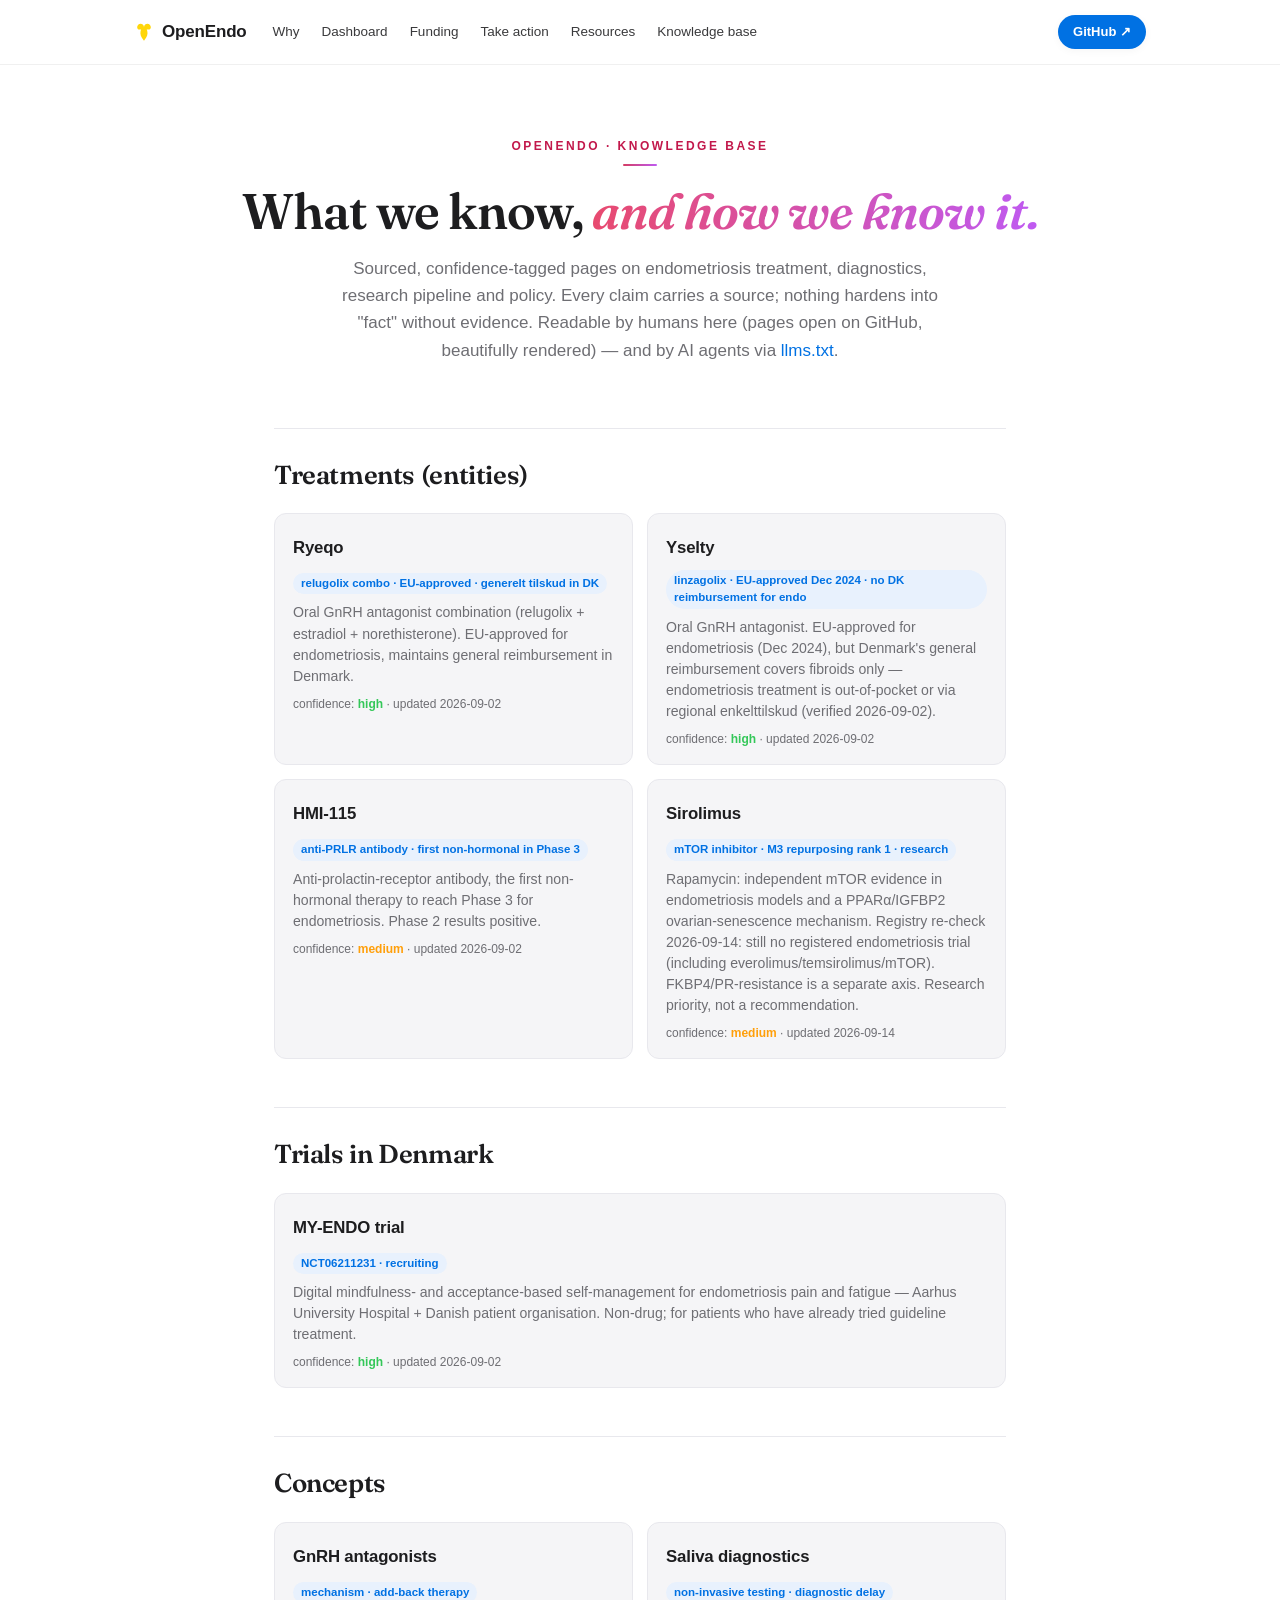
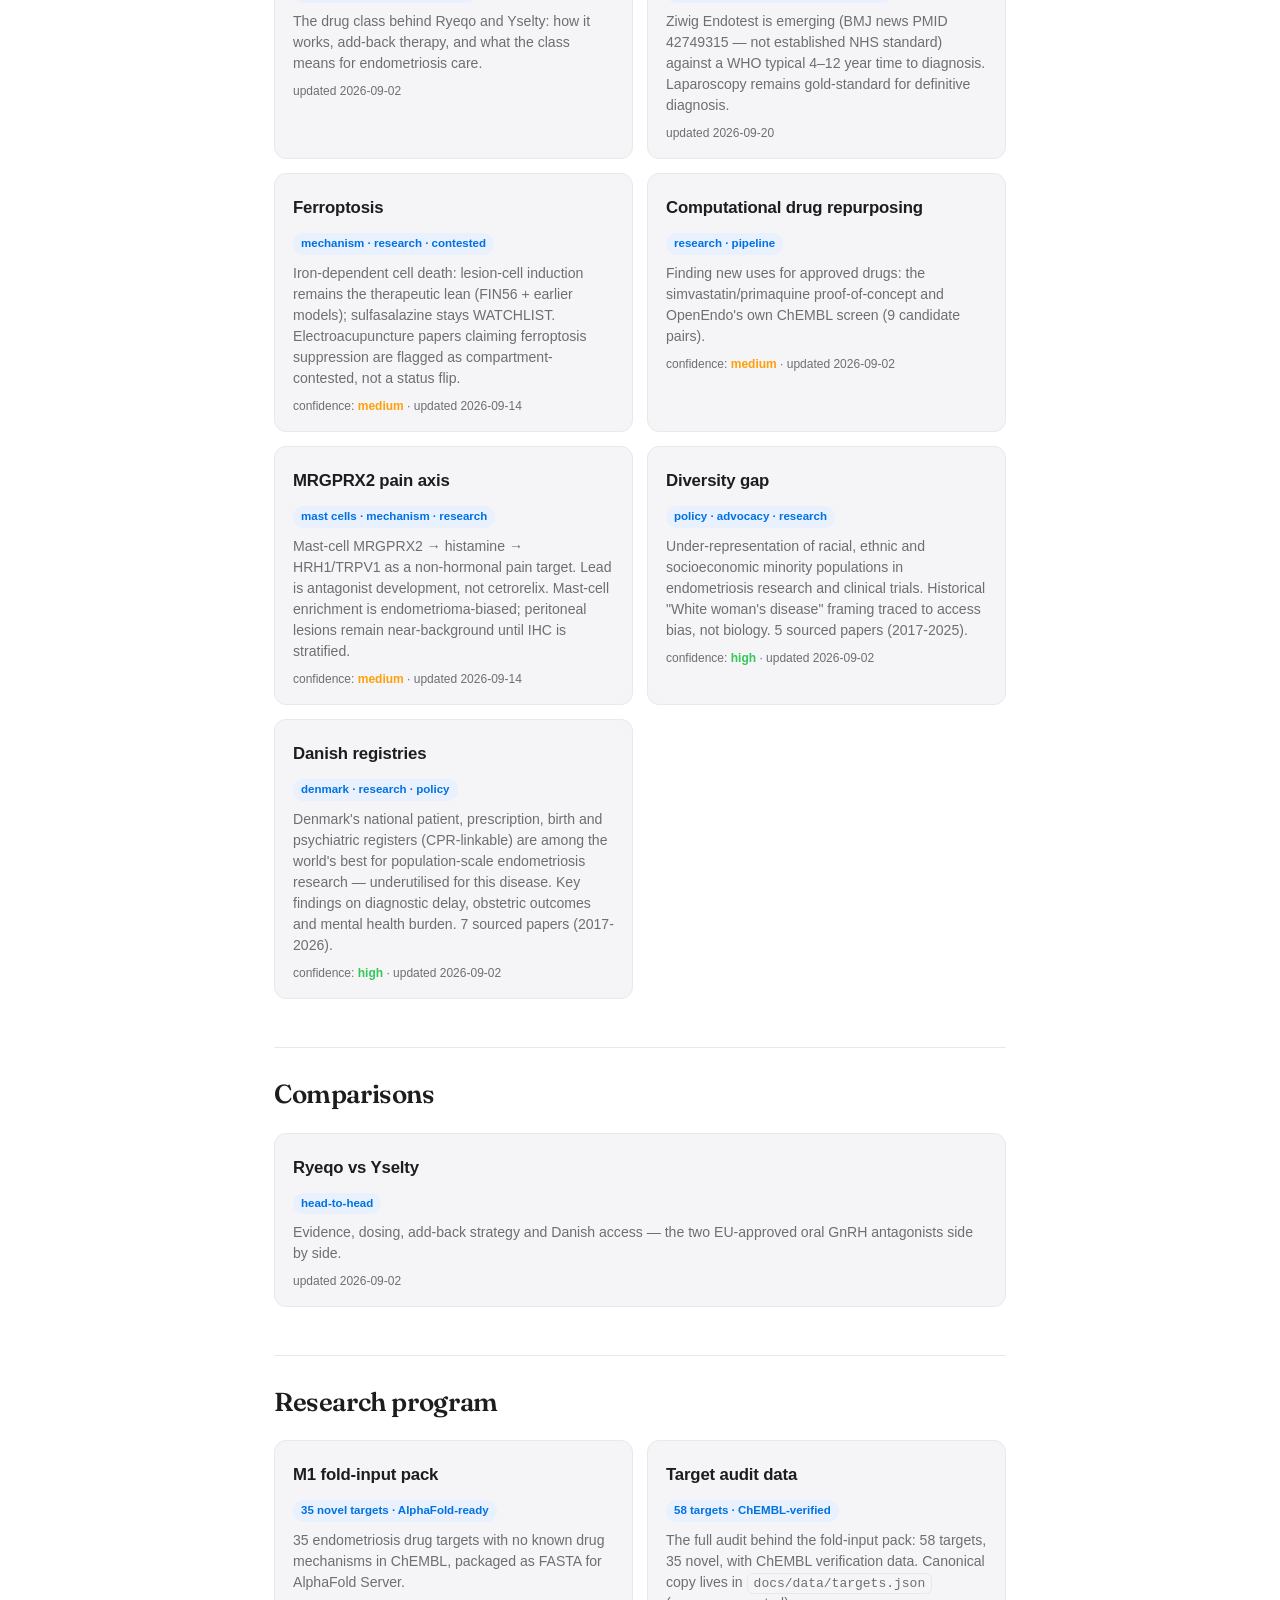
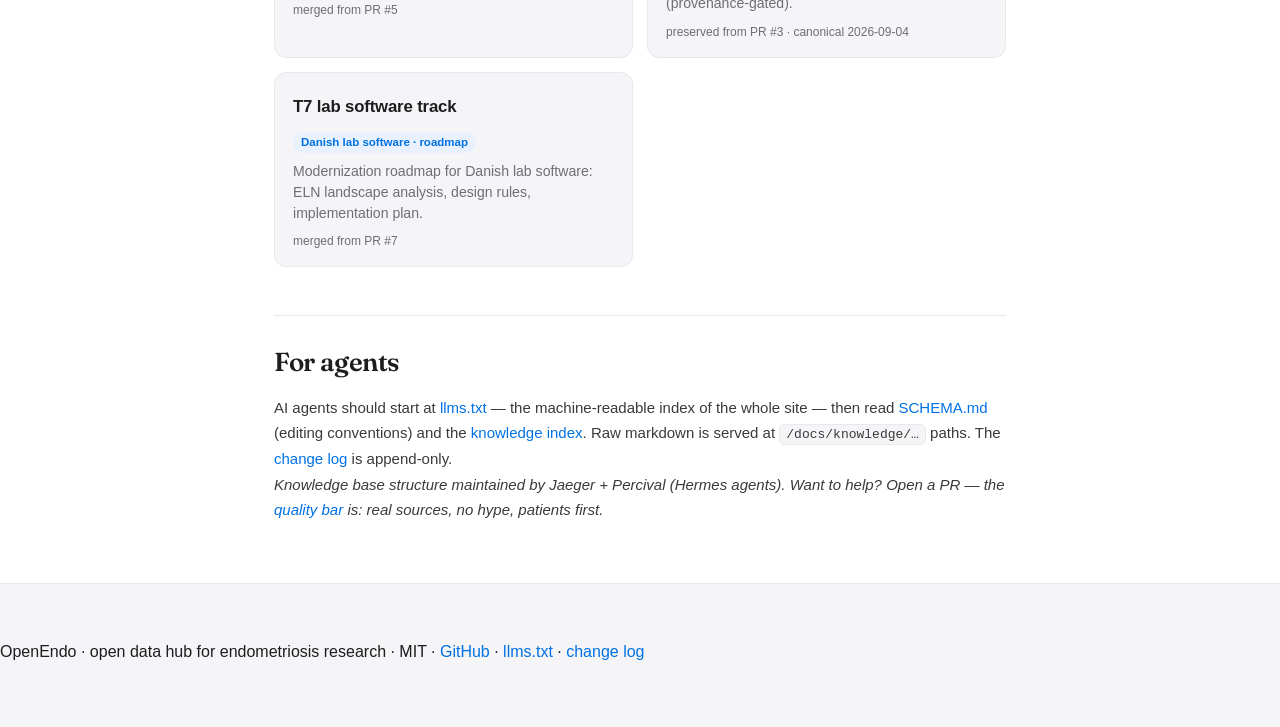
<file: docs/wiki.html>
<!DOCTYPE html>
<html lang="en">
<head>
<meta charset="utf-8">
<meta name="viewport" content="width=device-width, initial-scale=1">
<title>OpenEndo Knowledge Base</title>
<meta name="description" content="The OpenEndo knowledge base — sourced, confidence-tagged pages on endometriosis treatments, diagnostics, pipeline and policy. Readable by humans and AI agents.">
<link rel="icon" href="data:image/svg+xml,<svg xmlns='http://www.w3.org/2000/svg' viewBox='0 0 24 24'><rect width='24' height='24' rx='5' fill='%231a1a2e'/><path d='M12 17.5c-.8-1.6-3-3.4-3-6.3 0-2 .7-3.6.7-3.6s-.7.3-1.4.3c-1.3 0-2.2-1-2.2-2.1C6.1 4 7.4 3 8.8 3c1.2 0 2.1.7 2.5 1.6.2.5.4 1.1.4 2 0-.9.2-1.5.4-2 .4-.9 1.3-1.6 2.5-1.6 1.4 0 2.7 1 2.7 2.8 0 1.1-.9 2.1-2.2 2.1-.7 0-1.4-.3-1.4-.3s.7 1.6.7 3.6c0 2.9-2.2 4.7-3 6.3z' fill='%23FFD60A'/></svg>">
<link rel="preconnect" href="https://fonts.googleapis.com">
<link rel="preconnect" href="https://fonts.gstatic.com" crossorigin>
<link href="https://fonts.googleapis.com/css2?family=Fraunces:ital,opsz,wght@0,9..144,500..700;1,9..144,500..700&display=swap" rel="stylesheet">
<link rel="stylesheet" href="style.css?v=6">
<link rel="canonical" href="https://openendo.org/wiki.html">
<meta property="og:url" content="https://openendo.org/wiki.html">
<meta property="og:site_name" content="OpenEndo">
<meta property="og:type" content="website">
<meta property="og:title" content="OpenEndo Knowledge Base">
<meta property="og:description" content="Sourced, confidence-tagged pages on endometriosis treatments, diagnostics, pipeline and policy — readable by humans and AI agents.">
<meta property="og:image" content="https://openendo.org/assets/og-card.png">
<meta name="twitter:card" content="summary_large_image">
<meta name="twitter:title" content="OpenEndo Knowledge Base">
<meta name="twitter:description" content="Sourced, confidence-tagged pages on endometriosis treatments, diagnostics, pipeline and policy.">
<meta name="twitter:image" content="https://openendo.org/assets/og-card.png">
</head>
<body>
<a class="skip-link" href="#main">Skip to content</a>

<header class="nav">
  <div class="nav-inner">
    <a class="brand" href="index.html">
      <svg viewBox="0 0 24 24" aria-hidden="true"><path d="M12 22.5c-1.1-2.2-4.3-4.7-4.3-8.8 0-2.7.9-5 .9-5s-.9.4-2 .4C4.8 9.1 3.8 7.6 3.8 6.2 3.8 3.9 5.7 2 8 2c1.7 0 2.9 1 3.5 2.3.3.7.5 1.5.5 2.7 0-1.2.2-2 .5-2.7C13.1 3 14.3 2 16 2c2.3 0 4.2 1.9 4.2 4.2 0 1.4-1 2.9-2.9 2.9-1.1 0-2-.4-2-.4s.9 2.3.9 5c0 4.1-3.2 6.6-4.2 8.8z" fill="#FFD60A"/></svg>
      OpenEndo
    </a>
    <nav class="nav-links">
      <a href="index.html#why">Why</a>
      <a href="index.html#dashboard">Dashboard</a>
      <a href="index.html#funding">Funding</a>
      <a href="index.html#action">Take action</a>
      <a href="index.html#resources">Resources</a>
      <a href="wiki.html">Knowledge base</a>
    </nav>
    <div class="nav-actions">
      <a class="btn btn-blue btn-sm" href="https://github.com/wckdboy/openendo" target="_blank" rel="noopener">GitHub ↗</a>
        <button id="nav-toggle" class="nav-toggle" aria-expanded="false" aria-controls="mobile-nav" aria-label="Menu">
      <svg class="icon-menu" viewBox="0 0 24 24" fill="none" stroke="currentColor" stroke-width="2" stroke-linecap="round" aria-hidden="true"><path d="M4 7h16M4 12h16M4 17h16"/></svg>
      <svg class="icon-close" viewBox="0 0 24 24" fill="none" stroke="currentColor" stroke-width="2" stroke-linecap="round" aria-hidden="true"><path d="M6 6l12 12M18 6L6 18"/></svg>
    </button>
</div>
  </div>

<nav id="mobile-nav" class="mobile-nav" aria-label="Mobile navigation"></nav>
</header>

<main id="main" tabindex="-1">
  <div class="subpage-hero">
    <p class="eyebrow">OpenEndo · Knowledge base</p>
    <h1>What we know, <em style="font-style:italic;background:linear-gradient(90deg,#e84a6f,#bf5af2);-webkit-background-clip:text;background-clip:text;-webkit-text-fill-color:transparent">and how we know it.</em></h1>
    <p class="sub">Sourced, confidence-tagged pages on endometriosis treatment, diagnostics, research pipeline and policy. Every claim carries a source; nothing hardens into "fact" without evidence. Readable by humans here (pages open on GitHub, beautifully rendered) — and by AI agents via <a href="llms.txt">llms.txt</a>.</p>
  </div>

  <div class="prose">

    <h2>Treatments (entities)</h2>
    <div class="kb-grid">
      <div class="kb-card"><h3><a href="https://github.com/wckdboy/openendo/blob/main/docs/knowledge/entities/ryeqo.md">Ryeqo</a></h3><p class="tag">relugolix combo · EU-approved · generelt tilskud in DK</p><p>Oral GnRH antagonist combination (relugolix + estradiol + norethisterone). EU-approved for endometriosis, maintains general reimbursement in Denmark.</p><p class="kb-meta">confidence: <span class="conf high">high</span> · updated 2026-09-02</p></div>
      <div class="kb-card"><h3><a href="https://github.com/wckdboy/openendo/blob/main/docs/knowledge/entities/yselty.md">Yselty</a></h3><p class="tag">linzagolix · EU-approved Dec 2024 · no DK reimbursement for endo</p><p>Oral GnRH antagonist. EU-approved for endometriosis (Dec 2024), but Denmark's general reimbursement covers fibroids only — endometriosis treatment is out-of-pocket or via regional enkelttilskud (verified 2026-09-02).</p><p class="kb-meta">confidence: <span class="conf high">high</span> · updated 2026-09-02</p></div>
      <div class="kb-card"><h3><a href="https://github.com/wckdboy/openendo/blob/main/docs/knowledge/entities/hmi-115.md">HMI-115</a></h3><p class="tag">anti-PRLR antibody · first non-hormonal in Phase 3</p><p>Anti-prolactin-receptor antibody, the first non-hormonal therapy to reach Phase 3 for endometriosis. Phase 2 results positive.</p><p class="kb-meta">confidence: <span class="conf med">medium</span> · updated 2026-09-02</p></div>
      <div class="kb-card"><h3><a href="https://github.com/wckdboy/openendo/blob/main/docs/knowledge/entities/sirolimus.md">Sirolimus</a></h3><p class="tag">mTOR inhibitor · M3 repurposing rank 1 · research</p><p>Rapamycin: independent mTOR evidence in endometriosis models and a PPARα/IGFBP2 ovarian-senescence mechanism. Registry re-check 2026-09-14: still no registered endometriosis trial (including everolimus/temsirolimus/mTOR). FKBP4/PR-resistance is a separate axis. Research priority, not a recommendation.</p><p class="kb-meta">confidence: <span class="conf med">medium</span> · updated 2026-09-14</p></div>
    </div>

    <h2>Trials in Denmark</h2>
    <div class="kb-grid">
      <div class="kb-card"><h3><a href="https://github.com/wckdboy/openendo/blob/main/docs/knowledge/entities/my-endo-trial.md">MY-ENDO trial</a></h3><p class="tag">NCT06211231 · recruiting</p><p>Digital mindfulness- and acceptance-based self-management for endometriosis pain and fatigue — Aarhus University Hospital + Danish patient organisation. Non-drug; for patients who have already tried guideline treatment.</p><p class="kb-meta">confidence: <span class="conf high">high</span> · updated 2026-09-02</p></div>
    </div>

    <h2>Concepts</h2>
    <div class="kb-grid">
      <div class="kb-card"><h3><a href="https://github.com/wckdboy/openendo/blob/main/docs/knowledge/concepts/gnrh-antagonists.md">GnRH antagonists</a></h3><p class="tag">mechanism · add-back therapy</p><p>The drug class behind Ryeqo and Yselty: how it works, add-back therapy, and what the class means for endometriosis care.</p><p class="kb-meta">updated 2026-09-02</p></div>
      <div class="kb-card"><h3><a href="https://github.com/wckdboy/openendo/blob/main/docs/knowledge/concepts/saliva-diagnostics.md">Saliva diagnostics</a></h3><p class="tag">non-invasive testing · diagnostic delay</p><p>Ziwig Endotest is emerging (BMJ news PMID 42749315 — not established NHS standard) against a WHO typical 4–12 year time to diagnosis. Laparoscopy remains gold-standard for definitive diagnosis.</p><p class="kb-meta">updated 2026-09-20</p></div>
      <div class="kb-card"><h3><a href="https://github.com/wckdboy/openendo/blob/main/docs/knowledge/concepts/ferroptosis.md">Ferroptosis</a></h3><p class="tag">mechanism · research · contested</p><p>Iron-dependent cell death: lesion-cell induction remains the therapeutic lean (FIN56 + earlier models); sulfasalazine stays WATCHLIST. Electroacupuncture papers claiming ferroptosis suppression are flagged as compartment-contested, not a status flip.</p><p class="kb-meta">confidence: <span class="conf med">medium</span> · updated 2026-09-14</p></div>
      <div class="kb-card"><h3><a href="https://github.com/wckdboy/openendo/blob/main/docs/knowledge/concepts/computational-drug-repurposing.md">Computational drug repurposing</a></h3><p class="tag">research · pipeline</p><p>Finding new uses for approved drugs: the simvastatin/primaquine proof-of-concept and OpenEndo's own ChEMBL screen (9 candidate pairs).</p><p class="kb-meta">confidence: <span class="conf med">medium</span> · updated 2026-09-02</p></div>
      <div class="kb-card"><h3><a href="https://github.com/wckdboy/openendo/blob/main/docs/knowledge/concepts/mrgprx2-pain.md">MRGPRX2 pain axis</a></h3><p class="tag">mast cells · mechanism · research</p><p>Mast-cell MRGPRX2 → histamine → HRH1/TRPV1 as a non-hormonal pain target. Lead is antagonist development, not cetrorelix. Mast-cell enrichment is endometrioma-biased; peritoneal lesions remain near-background until IHC is stratified.</p><p class="kb-meta">confidence: <span class="conf med">medium</span> · updated 2026-09-14</p></div>
      <div class="kb-card"><h3><a href="https://github.com/wckdboy/openendo/blob/main/docs/knowledge/concepts/diversity-gap.md">Diversity gap</a></h3><p class="tag">policy · advocacy · research</p><p>Under-representation of racial, ethnic and socioeconomic minority populations in endometriosis research and clinical trials. Historical "White woman's disease" framing traced to access bias, not biology. 5 sourced papers (2017-2025).</p><p class="kb-meta">confidence: <span class="conf high">high</span> · updated 2026-09-02</p></div>
      <div class="kb-card"><h3><a href="https://github.com/wckdboy/openendo/blob/main/docs/knowledge/concepts/danish-registries.md">Danish registries</a></h3><p class="tag">denmark · research · policy</p><p>Denmark's national patient, prescription, birth and psychiatric registers (CPR-linkable) are among the world's best for population-scale endometriosis research — underutilised for this disease. Key findings on diagnostic delay, obstetric outcomes and mental health burden. 7 sourced papers (2017-2026).</p><p class="kb-meta">confidence: <span class="conf high">high</span> · updated 2026-09-02</p></div>
    </div>

    <h2>Comparisons</h2>
    <div class="kb-grid">
      <div class="kb-card"><h3><a href="https://github.com/wckdboy/openendo/blob/main/docs/knowledge/comparisons/ryeqo-vs-yselty.md">Ryeqo vs Yselty</a></h3><p class="tag">head-to-head</p><p>Evidence, dosing, add-back strategy and Danish access — the two EU-approved oral GnRH antagonists side by side.</p><p class="kb-meta">updated 2026-09-02</p></div>
    </div>

    <h2>Research program</h2>
    <div class="kb-grid">
      <div class="kb-card"><h3><a href="https://github.com/wckdboy/openendo/blob/main/docs/research/structures/fold_input/README.md">M1 fold-input pack</a></h3><p class="tag">35 novel targets · AlphaFold-ready</p><p>35 endometriosis drug targets with no known drug mechanisms in ChEMBL, packaged as FASTA for AlphaFold Server.</p><p class="kb-meta">merged from PR #5</p></div>
      <div class="kb-card"><h3><a href="https://github.com/wckdboy/openendo/blob/main/docs/data/targets.json">Target audit data</a></h3><p class="tag">58 targets · ChEMBL-verified</p><p>The full audit behind the fold-input pack: 58 targets, 35 novel, with ChEMBL verification data. Canonical copy lives in <code>docs/data/targets.json</code> (provenance-gated).</p><p class="kb-meta">preserved from PR #3 · canonical 2026-09-04</p></div>
      <div class="kb-card"><h3><a href="https://github.com/wckdboy/openendo/blob/main/docs/research/lab-software-modernization.md">T7 lab software track</a></h3><p class="tag">Danish lab software · roadmap</p><p>Modernization roadmap for Danish lab software: ELN landscape analysis, design rules, implementation plan.</p><p class="kb-meta">merged from PR #7</p></div>
    </div>

    <h2>For agents</h2>
    <p>AI agents should start at <a href="llms.txt">llms.txt</a> — the machine-readable index of the whole site — then read <a href="https://raw.githubusercontent.com/wckdboy/openendo/main/docs/knowledge/SCHEMA.md">SCHEMA.md</a> (editing conventions) and the <a href="https://raw.githubusercontent.com/wckdboy/openendo/main/docs/knowledge/index.md">knowledge index</a>. Raw markdown is served at <code>/docs/knowledge/…</code> paths. The <a href="https://raw.githubusercontent.com/wckdboy/openendo/main/docs/knowledge/log.md">change log</a> is append-only.</p>
    <p><em>Knowledge base structure maintained by Jaeger + Percival (Hermes agents). Want to help? Open a PR — the <a href="https://github.com/wckdboy/openendo/blob/main/CONTRIBUTING.md" target="_blank" rel="noopener">quality bar</a> is: real sources, no hype, patients first.</em></p>

  </div>
</main>

<footer>
  <p>OpenEndo · open data hub for endometriosis research · MIT · <a href="https://github.com/wckdboy/openendo" target="_blank" rel="noopener">GitHub</a> · <a href="llms.txt">llms.txt</a> · <a href="https://raw.githubusercontent.com/wckdboy/openendo/main/docs/knowledge/log.md">change log</a></p>
</footer>

<style>
.kb-grid { display:grid; grid-template-columns:repeat(auto-fit,minmax(260px,1fr)); gap:14px; margin:18px 0 26px; }
.kb-card { background:var(--bg-alt,#f5f5f7); border:1px solid var(--line,#e8e8ed); border-radius:12px; padding:16px 18px; }
.kb-card h3 { margin:0 0 4px; font-size:1.05rem; }
.kb-card h3 a { color:var(--ink,#1d1d1f); text-decoration:none; display:inline-block; padding:5px 0; }
.kb-card h3 a:hover { color:var(--blue,#0071e3); }
.kb-card .tag { display:inline-block; background:var(--blue-tint,#e8f1fd); color:var(--blue,#0071e3); font-size:.72rem; font-weight:600; padding:2px 8px; border-radius:999px; margin:0 0 8px; }
.kb-card p { font-size:.88rem; line-height:1.5; color:var(--muted,#6e6e73); }
.kb-card .kb-meta { font-size:.75rem; color:var(--muted,#6e6e73); margin-top:8px; }
.conf.high { color:var(--green,#34c759); font-weight:600; }
.conf.med { color:var(--gold,#ff9f0a); font-weight:600; }
</style>

<script src="nav.js?v=1"></script>
</body>
</html>
</file>
<file: docs/style.css>
/* OpenEndo — clean, optimistic, Apple-inspired */
:root{
  --bg:#ffffff; --bg-alt:#f5f5f7; --ink:#1d1d1f; --muted:#6e6e73;
  --blue:#0071e3; --blue-hover:#0077ed; --blue-tint:#e8f1fd;
  --rose:#ff8fa3; --rose-deep:#d43d62; --lav:#bf5af2; --gold:#ff9f0a; --green:#34c759;
  --line:#e8e8ed; --card:#ffffff;
  --shadow-sm:0 2px 8px rgba(0,0,0,.04);
  --shadow:0 10px 34px rgba(0,0,0,.09);
  --radius:18px;
  --nav-h:64px;
  --font:-apple-system,BlinkMacSystemFont,"SF Pro Display","Segoe UI",Roboto,Helvetica,Arial,sans-serif;
}
*{box-sizing:border-box;margin:0;padding:0}
html{scroll-behavior:smooth}
body{font-family:var(--font);background:var(--bg);color:var(--ink);line-height:1.55;-webkit-font-smoothing:antialiased;font-size:16px}
section,footer{scroll-margin-top:calc(var(--nav-h) + 12px)}
a{color:var(--blue);text-decoration:none}
a:hover{color:var(--blue-hover)}

/* ---------- navigation (frosted) ---------- */
.nav{position:sticky;top:0;z-index:50;background:rgba(255,255,255,.72);backdrop-filter:saturate(180%) blur(20px);-webkit-backdrop-filter:saturate(180%) blur(20px);border-bottom:1px solid rgba(0,0,0,.06)}
.nav-inner{max-width:1060px;margin:0 auto;display:flex;align-items:center;gap:26px;height:var(--nav-h);padding:0 24px}
.brand{font-size:17px;font-weight:700;letter-spacing:-.01em;color:var(--ink);display:flex;align-items:center;gap:8px;white-space:nowrap}
.nav-links{display:flex;gap:22px}
.nav-links a{color:var(--ink);font-size:13.5px;font-weight:500;opacity:.75;transition:opacity .15s}
.nav-links a:hover{opacity:1}
.nav-actions{margin-left:auto;display:flex;align-items:center;gap:10px}

/* ---------- buttons (pill, Apple-style) ---------- */
.btn{display:inline-flex;align-items:center;justify-content:center;gap:6px;border-radius:980px;padding:11px 22px;font-size:14px;font-weight:600;transition:all .18s ease;border:1px solid transparent;cursor:pointer;background:none;color:var(--ink);font-family:var(--font)}
.btn-blue{background:var(--blue);color:#fff;box-shadow:var(--shadow-sm)}
.btn-blue:hover{background:var(--blue-hover);color:#fff;transform:translateY(-1px);box-shadow:var(--shadow)}
.btn-ghost{background:rgba(0,0,0,.05);color:var(--ink)}
.btn-ghost:hover{background:rgba(0,0,0,.09);color:var(--ink)}
.btn-sm{padding:6px 14px;font-size:13px}

/* ---------- hero ---------- */
.hero{position:relative;overflow:hidden;background:linear-gradient(180deg,#fdf6f8 0%,#f3f6ff 42%,#ffffff 100%)}
.hero::before{content:"";position:absolute;width:680px;height:680px;border-radius:50%;top:-260px;right:-180px;background:radial-gradient(circle,rgba(255,143,163,.30),transparent 66%);filter:blur(8px)}
.hero::after{content:"";position:absolute;width:600px;height:600px;border-radius:50%;bottom:-280px;left:-200px;background:radial-gradient(circle,rgba(191,90,242,.16),transparent 66%)}
.hero-inner{position:relative;max-width:1060px;margin:0 auto;padding:96px 24px 76px;text-align:center}
.eyebrow{font-size:12px;font-weight:700;letter-spacing:2.5px;text-transform:uppercase;color:#c2184b;margin-bottom:18px}
.hero h1{font-size:clamp(38px,5.2vw,56px);font-weight:700;letter-spacing:-.025em;line-height:1.08;color:var(--ink)}
.hero-sub{max-width:660px;margin:22px auto 0;font-size:18px;color:var(--muted);line-height:1.6}
.hero-cta{display:flex;gap:12px;justify-content:center;margin-top:34px;flex-wrap:wrap}
.hero .stats{display:grid;grid-template-columns:repeat(4,1fr);gap:14px;margin-top:64px;padding-top:40px;border-top:1px solid rgba(0,0,0,.06)}
.stat{padding:6px 12px}
.stat .value{font-size:42px;font-weight:700;letter-spacing:-.02em;line-height:1.1;background:linear-gradient(135deg,var(--rose-deep) 10%,var(--lav) 90%);-webkit-background-clip:text;background-clip:text;-webkit-text-fill-color:transparent}
.stat .label{font-size:13.5px;color:var(--muted);margin-top:6px}
.stat .src{font-size:11px;color:var(--muted);opacity:.7;margin-top:2px}

/* ---------- sections ---------- */
.section{padding:88px 0}
.section-alt{background:var(--bg-alt)}
.section-inner{max-width:1060px;margin:0 auto;padding:0 24px}
.section-head{text-align:center;max-width:660px;margin:0 auto 46px}
.section-head h2{font-size:clamp(28px,3.4vw,40px);font-weight:700;letter-spacing:-.02em;line-height:1.15;margin-top:12px}
.section-head .sub{font-size:17px;color:var(--muted);margin-top:12px}

/* ---------- cards ---------- */
.grid{display:grid;gap:18px}
.cards-4{grid-template-columns:repeat(4,1fr)}
.cards-3{grid-template-columns:repeat(3,1fr)}
.cards-2{grid-template-columns:repeat(2,1fr)}
.card{background:var(--card);border:1px solid rgba(0,0,0,.05);border-radius:var(--radius);padding:24px;box-shadow:var(--shadow-sm);transition:transform .18s ease,box-shadow .18s ease}
.card:hover{transform:translateY(-2px);box-shadow:var(--shadow)}
.card h4{font-size:16px;font-weight:600;letter-spacing:-.01em;margin-bottom:8px}
.card p{font-size:14px;color:var(--muted);line-height:1.6}
.card .src{font-size:11.5px;color:var(--muted);opacity:.75;margin:6px 0 10px}
.card .tag{display:inline-block;font-size:11px;font-weight:600;letter-spacing:.6px;text-transform:uppercase;color:var(--blue);background:var(--blue-tint);border-radius:999px;padding:3px 10px;margin-bottom:10px}
.cta{display:inline-flex;align-items:center;gap:4px;font-size:14px;font-weight:600;margin-top:12px;color:var(--blue);min-height:24px;padding-inline:2px}
.cta:hover{color:var(--blue-hover)}

/* ---------- live KPIs ---------- */
.kpis{display:grid;grid-template-columns:repeat(4,1fr);gap:14px;margin:36px 0 44px}
.kpi{background:var(--card);border:1px solid rgba(0,0,0,.05);border-radius:14px;padding:18px 20px;box-shadow:var(--shadow-sm);text-align:center}
.kpi .n{font-size:30px;font-weight:700;letter-spacing:-.02em;line-height:1.1}
.kpi .n.gold{color:var(--blue)}
.kpi .l{font-size:12.5px;color:var(--muted);margin-top:4px}

/* ---------- charts ---------- */
.charts{display:grid;grid-template-columns:1fr 1fr;gap:18px}
.chart-card{background:var(--card);border:1px solid rgba(0,0,0,.05);border-radius:var(--radius);padding:22px;box-shadow:var(--shadow-sm)}
.chart-card.wide{grid-column:1/-1}
.chart-card h3{font-size:15px;font-weight:600;margin-bottom:14px}
.chart-card canvas{max-height:300px}

/* ---------- tables ---------- */
.tables{display:grid;gap:18px;margin-top:18px}
.panel{background:var(--card);border:1px solid rgba(0,0,0,.05);border-radius:var(--radius);box-shadow:var(--shadow-sm);overflow:hidden}
.panel h3{font-size:15px;font-weight:600;padding:20px 24px 12px}
.table-wrap{overflow-x:auto}
table{width:100%;border-collapse:collapse;font-size:13.5px}
thead th{font-size:11px;font-weight:600;letter-spacing:1.2px;text-transform:uppercase;color:var(--muted);text-align:left;padding:8px 24px;background:#fafafc;border-bottom:1px solid var(--line);white-space:nowrap}
tbody td{padding:12px 24px;border-bottom:1px solid #f0f0f2;vertical-align:top}
tbody tr:last-child td{border-bottom:none}
tbody tr{transition:background .12s}
tbody tr:hover{background:#fafafc}
td a{color:var(--ink);font-weight:500}
td a:hover{color:var(--blue)}
td .nct{font-size:11px;color:var(--muted)}

/* ---------- status pills (WCAG AA: alle ≥4.5:1) ---------- */
.status{display:inline-block;font-size:11px;font-weight:600;letter-spacing:.3px;border-radius:999px;padding:3px 10px;white-space:nowrap}
.status.RECRUITING{background:#e9f9ef;color:#157a3e}
.status.ACTIVE_NOT_RECRUITING{background:#eef3fb;color:#2f5f9e}
.status.ENROLLING_BY_INVITATION{background:#e9f9ef;color:#157a3e}
.status.COMPLETED{background:#f0f0f2;color:#4a4a4f}
.status.TERMINATED,.status.WITHDRAWN{background:#fdecef;color:#b82245}
.status.UNKNOWN,.status.NOT_YET_RECRUITING{background:#fff4e0;color:#8a5200}
.status.default{background:#f0f0f2;color:#4a4a4f}

/* ---------- funding deadlines ---------- */
.deadline{font-size:12.5px;color:var(--muted);margin-top:12px;display:flex;align-items:center;gap:8px;flex-wrap:wrap}
.days{background:var(--blue-tint);color:var(--blue);font-weight:700;font-size:11.5px;border-radius:999px;padding:3px 9px}
.open-now{color:#157a3e;font-weight:600}

/* ---------- footer ---------- */
footer{background:var(--bg-alt);border-top:1px solid var(--line);padding:56px 0 64px}
.footer-inner{max-width:1060px;margin:0 auto;padding:0 24px;text-align:center}
footer h3{font-size:13px;font-weight:600;letter-spacing:1.2px;text-transform:uppercase;color:var(--muted);margin-bottom:12px}
#methodology{font-size:13.5px;color:var(--muted);max-width:740px;margin:0 auto;line-height:1.65}
.fresh{font-size:12px;color:var(--muted);opacity:.85;margin-top:14px}
.built{margin-top:20px;font-size:12.5px;color:var(--muted)}

/* ---------- mobil navigation (hamburger) ---------- */
.nav-toggle{display:none;align-items:center;justify-content:center;width:42px;height:42px;border-radius:12px;border:1px solid var(--line);background:var(--bg);color:var(--ink);cursor:pointer;flex:none}
.nav-toggle:hover{background:var(--bg-alt)}
.nav-toggle svg{width:20px;height:20px}
.nav-toggle[aria-expanded="true"] .icon-menu{display:none}
.nav-toggle[aria-expanded="true"] .icon-close{display:block}
.nav-toggle .icon-close{display:none}
.mobile-nav{display:none;position:fixed;top:var(--nav-h);left:0;right:0;z-index:49;background:var(--bg);border-bottom:1px solid var(--line);box-shadow:var(--shadow);padding:10px 20px 18px}
.mobile-nav a{display:block;padding:13px 6px;font-size:16px;font-weight:500;color:var(--ink);border-bottom:1px solid #f0f0f2}
.mobile-nav a:last-child{border-bottom:none}
.mobile-nav a:hover{color:var(--blue)}
.mobile-nav.open{display:block}

/* ---------- responsive ---------- */
@media(max-width:960px){
  .cards-4,.cards-3,.charts{grid-template-columns:1fr 1fr}
  .hero .stats,.kpis{grid-template-columns:1fr 1fr}
  .nav-links{display:none}
  .nav-toggle{display:inline-flex;width:44px;height:44px}
}
@media(max-width:640px){
  .cards-4,.cards-3,.cards-2,.charts,.hero .stats,.kpis{grid-template-columns:1fr}
  .section{padding:64px 0}
  .hero-inner{padding:64px 20px 56px}
  .hero .stats{margin-top:44px;padding-top:30px}
}

/* ---------- accessibility ---------- */
:focus-visible{outline:3px solid var(--blue);outline-offset:2px;border-radius:4px}
.skip-link{position:absolute;left:-9999px;top:0;z-index:100;background:var(--blue);color:#fff;padding:10px 18px;border-radius:0 0 10px 0;font-weight:600;font-size:14px}
.skip-link:focus{left:0}
@media(prefers-reduced-motion:reduce){
  *{animation:none!important;transition:none!important;scroll-behavior:auto!important}
}
/* kontrast: fjern opacity-nedsættelser der bryder WCAG AA (--muted = 5.07:1 på hvid) */
.stat .src,.card .src{opacity:1}
.fresh{opacity:1}
.nav-links a{opacity:1;color:#3a3a3c}
.nav-links a:hover{color:var(--ink)}
/* links i tabeller skal være skelnelige */
td a{color:var(--blue);text-decoration:underline;text-underline-offset:2px}
td a:hover{color:var(--blue-hover)}
/* touch-targets: minimum 44px på touch-enheder */
@media(pointer:coarse){
  .btn{padding:13px 24px;min-height:46px}
  .btn-sm{padding:10px 18px;min-height:44px}
  .nav-links a{padding:8px 0}
}
/* grid-fix: tillad at kort/charts/paneler krymper under indholdets min-width */
.card,.chart-card,.panel{min-width:0}
.table-wrap{max-width:100%}
/* lange URL-links i kort skal kunne brydes (mobil: ingen horisontal overflow) */
.card .cta{overflow-wrap:anywhere;word-break:break-word;max-width:100%}

/* ---------- brand identity ---------- */
:root{
  --font-display:"Fraunces",Georgia,serif;
  --ribbon:#ffd60a;
}
.brand svg{width:20px;height:20px;flex:none}
.hero h1{font-family:var(--font-display);font-weight:600}
.hero h1 em{font-style:italic;font-weight:500;background:linear-gradient(90deg,var(--rose-deep) 0%,var(--lav) 100%);-webkit-background-clip:text;background-clip:text;-webkit-text-fill-color:transparent}
.section-head h2{font-family:var(--font-display);font-weight:600}
.eyebrow{display:flex;flex-direction:column;align-items:center;gap:6px}
.eyebrow .num{color:var(--rose-deep);font-weight:800;letter-spacing:.05em}
.eyebrow::after{content:"";width:34px;height:2.5px;border-radius:2px;background:linear-gradient(90deg,var(--rose-deep),var(--lav));margin-top:2px}
.trust{display:flex;gap:16px;justify-content:center;margin-top:16px;flex-wrap:wrap}
.trust span{font-size:12.5px;color:var(--muted);display:inline-flex;align-items:center;gap:6px}
.trust span:first-child{color:var(--blue);font-weight:700}
.live-wrap{margin-top:26px;display:flex;justify-content:center}
.live-badge{display:inline-flex;align-items:center;gap:9px;font-size:12.5px;font-weight:600;color:var(--muted);background:#fff;border:1px solid rgba(0,0,0,.06);border-radius:999px;padding:7px 16px;box-shadow:var(--shadow-sm)}
.live-badge .dot{width:8px;height:8px;border-radius:50%;background:var(--green);animation:pulse 2.2s ease-out infinite}
@keyframes pulse{0%{box-shadow:0 0 0 0 rgba(52,199,89,.45)}70%{box-shadow:0 0 0 9px rgba(52,199,89,0)}100%{box-shadow:0 0 0 0 rgba(52,199,89,0)}}
footer .wordmark{font-family:var(--font-display);font-size:22px;font-weight:600;letter-spacing:-.01em;margin-bottom:20px}
footer .wordmark em{font-style:italic;font-weight:500;background:linear-gradient(90deg,var(--rose-deep),var(--lav));-webkit-background-clip:text;background-clip:text;-webkit-text-fill-color:transparent}
/* ---------- QA-fixes (2. sep 2026) ---------- */
.chart-card{height:300px;position:relative}
.chart-card.wide{height:280px}
.chart-card canvas{position:absolute;inset:0;width:100% !important;height:100% !important}
.hero .stats{margin-top:28px;padding-top:24px}
.hero .stats .stat:last-child{grid-column:1/-1;max-width:520px;margin:0 auto;text-align:center}
.stat .label{font-size:12.5px;line-height:1.35}
.section{padding:60px 0}
.card{display:flex;flex-direction:column}
.card .cta,.card .deadline{margin-top:auto}
.cta{font-size:12px}
.days{font-size:12.5px;font-weight:700;padding:3px 10px}
.deadline.closed{background:#e8e8ed;color:#6e6e73;font-weight:600;font-style:italic}
td.j{max-width:240px;overflow:hidden;text-overflow:ellipsis;white-space:nowrap;color:var(--muted)}

/* ---------- subpages: styleguide / support / agenda ---------- */
:root{--text:#3a3a3c}
.subpage-hero{padding:72px 24px 8px;text-align:center}
.subpage-hero h1{font-family:var(--font-display);font-size:clamp(34px,4.6vw,50px);font-weight:600;letter-spacing:-.02em;line-height:1.1}
.subpage-hero .sub{max-width:640px;margin:16px auto 0;font-size:17px;color:var(--muted);line-height:1.6}
.prose{max-width:780px;margin:0 auto;padding:8px 24px 60px}
.prose h2{font-family:var(--font-display);font-size:26px;font-weight:600;letter-spacing:-.015em;margin:48px 0 12px;padding-top:26px;border-top:1px solid var(--line)}
.prose h3{font-size:17px;font-weight:600;margin:26px 0 8px;letter-spacing:-.01em}
.prose p,.prose li{font-size:15px;color:var(--text);line-height:1.7}
.prose ul,.prose ol{margin:8px 0 18px 22px}
.prose li{margin-bottom:6px}
.prose strong{color:var(--ink)}
.prose code{font-family:ui-monospace,SFMono-Regular,Menlo,monospace;font-size:13px;background:var(--bg-alt);border:1px solid var(--line);border-radius:6px;padding:2px 6px}
.codebox{background:#1d1d1f;color:#f5f5f7;border-radius:12px;padding:16px 18px;font-family:ui-monospace,SFMono-Regular,Menlo,monospace;font-size:13px;line-height:1.65;overflow-x:auto;margin:12px 0 22px}
.codebox .c{color:#ffd60a}
.swatches{display:grid;grid-template-columns:repeat(auto-fill,minmax(150px,1fr));gap:12px;margin:14px 0 26px}
.swatch{border-radius:14px;overflow:hidden;border:1px solid var(--line);background:#fff}
.swatch .chip{height:70px}
.swatch .meta{padding:10px 12px}
.swatch .meta b{display:block;font-size:13px}
.swatch .meta span{font-size:11.5px;color:var(--muted);font-family:ui-monospace,Menlo,monospace}
.type-scale{display:grid;gap:10px;margin:14px 0 26px}
.type-row{display:flex;align-items:baseline;gap:18px;padding:12px 16px;border:1px solid var(--line);border-radius:12px;background:#fff}
.type-row .sample{flex:1;min-width:0}
.type-row .spec{font-size:11.5px;color:var(--muted);font-family:ui-monospace,Menlo,monospace;white-space:nowrap}
.dodont{display:grid;grid-template-columns:1fr 1fr;gap:14px;margin:12px 0 22px}
.dodont div{border-radius:12px;padding:14px 16px;font-size:14px;line-height:1.6}
.dodont .good{background:#e9f9ef;color:#157a3e}
.dodont .bad{background:#fdecef;color:#b82245}
.dodont b{display:block;margin-bottom:4px}
.effort{display:inline-block;font-size:10.5px;font-weight:700;letter-spacing:.8px;text-transform:uppercase;border-radius:999px;padding:2px 9px;background:var(--bg-alt);color:var(--muted);border:1px solid var(--line);margin-left:8px;vertical-align:2px}
.effort.easy{background:#e9f9ef;color:#157a3e}
.effort.medium{background:#fff4e0;color:#8a5200}
.effort.hard{background:#fdecef;color:#b82245}
.logo-stage{background:var(--bg-alt);border:1px solid var(--line);border-radius:18px;padding:44px 24px;text-align:center;margin:14px 0 24px}
.logo-stage .word{font-family:var(--font-display);font-size:44px;font-weight:600;letter-spacing:-.02em;margin-top:14px}
.logo-stage .tag{font-size:13px;color:var(--muted);margin-top:6px}
.logo-grid{display:grid;grid-template-columns:repeat(auto-fit,minmax(130px,1fr));gap:14px;margin:14px 0 24px}
.logo-tile{border-radius:14px;padding:20px 14px;display:flex;flex-direction:column;align-items:center;gap:10px;border:1px solid var(--line)}
.logo-tile svg{width:40px;height:40px}
.logo-tile span{font-size:11.5px;color:var(--muted)}
.steps{display:grid;gap:12px;margin:12px 0 24px}
.step{display:flex;gap:14px;padding:16px 18px;border:1px solid var(--line);border-radius:14px;background:#fff;box-shadow:var(--shadow-sm)}
.step .n{flex:none;width:28px;height:28px;border-radius:50%;background:linear-gradient(135deg,var(--rose-deep),var(--lav));color:#fff;font-weight:700;font-size:13px;display:flex;align-items:center;justify-content:center}
.step h4{font-size:15px;margin-bottom:4px;display:inline}
.step p{font-size:13.5px;color:var(--muted);line-height:1.65}
.footer-links{display:flex;gap:18px;justify-content:center;flex-wrap:wrap;margin-bottom:24px;font-size:13px;font-weight:500}
.footer-links a{color:var(--muted)}
.footer-links a:hover{color:var(--blue)}
@media(max-width:640px){.dodont{grid-template-columns:1fr}.type-row{flex-direction:column;gap:4px}}
</file>
